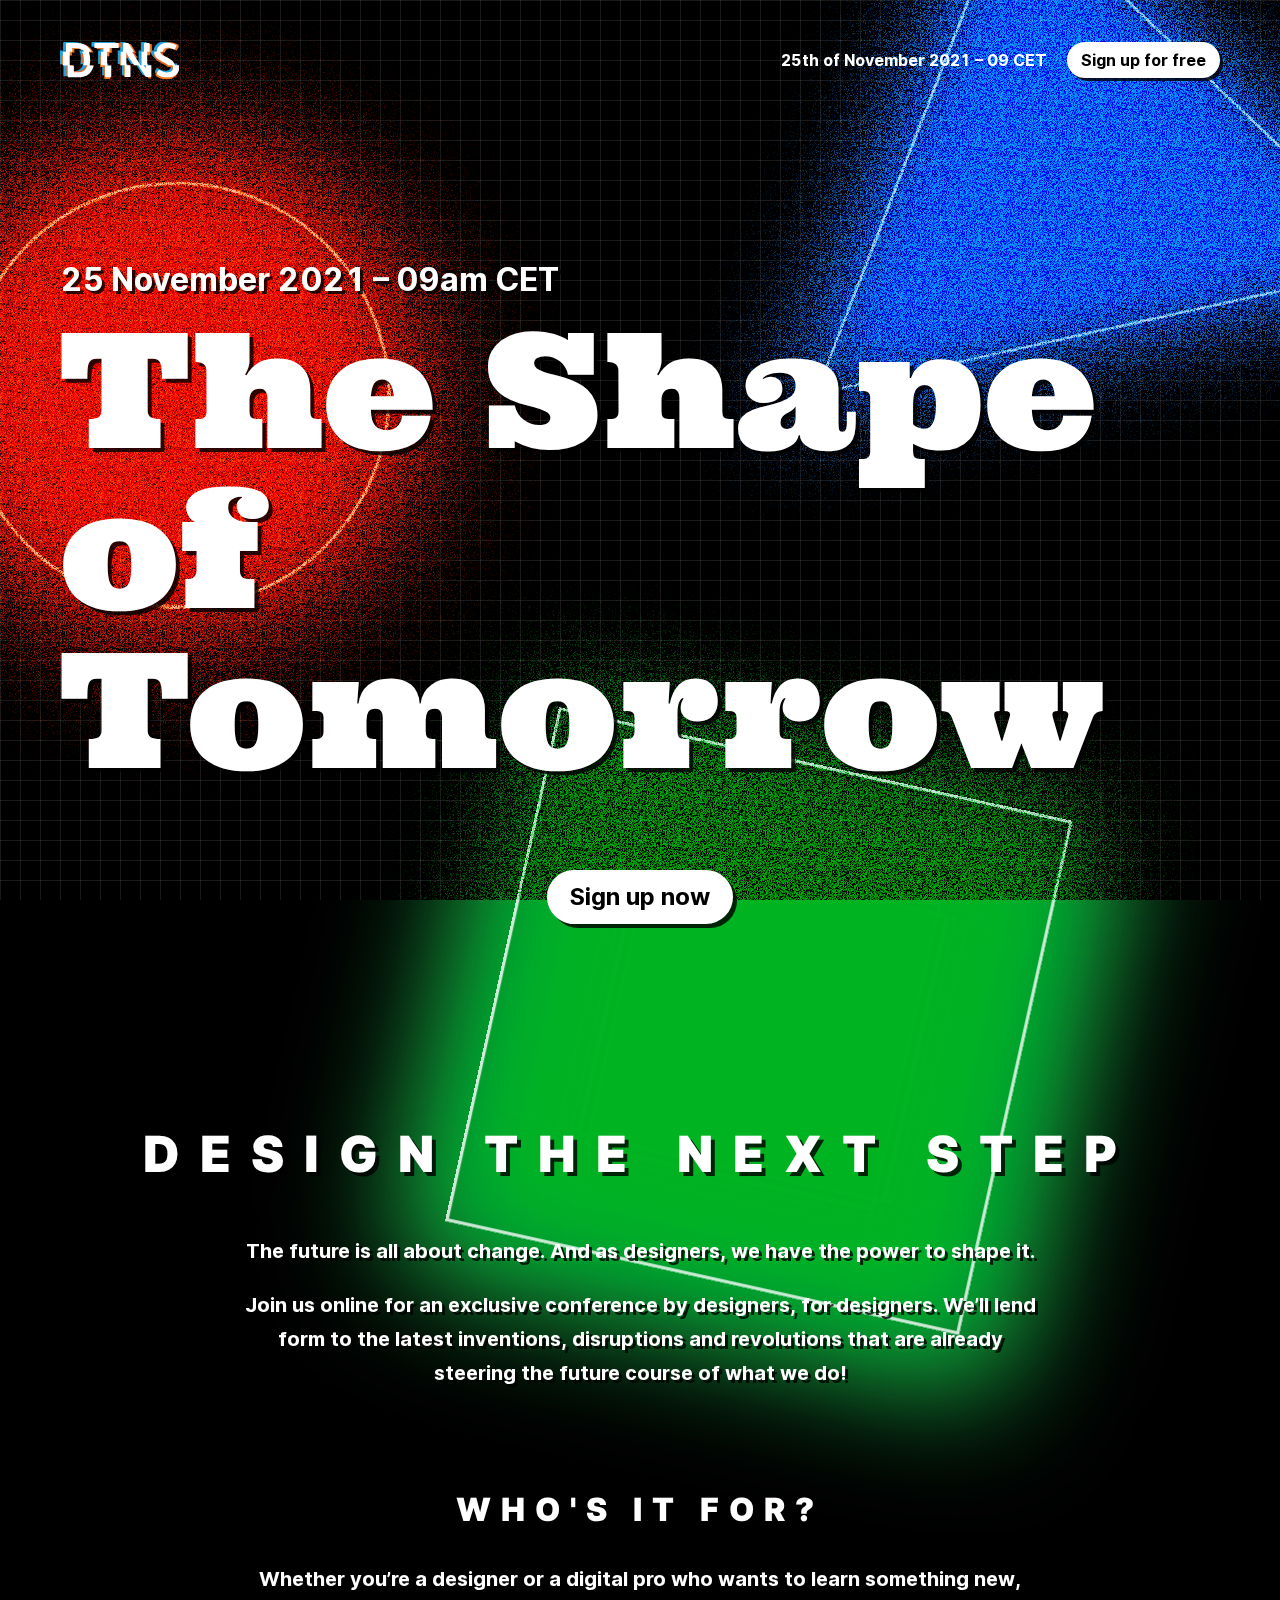
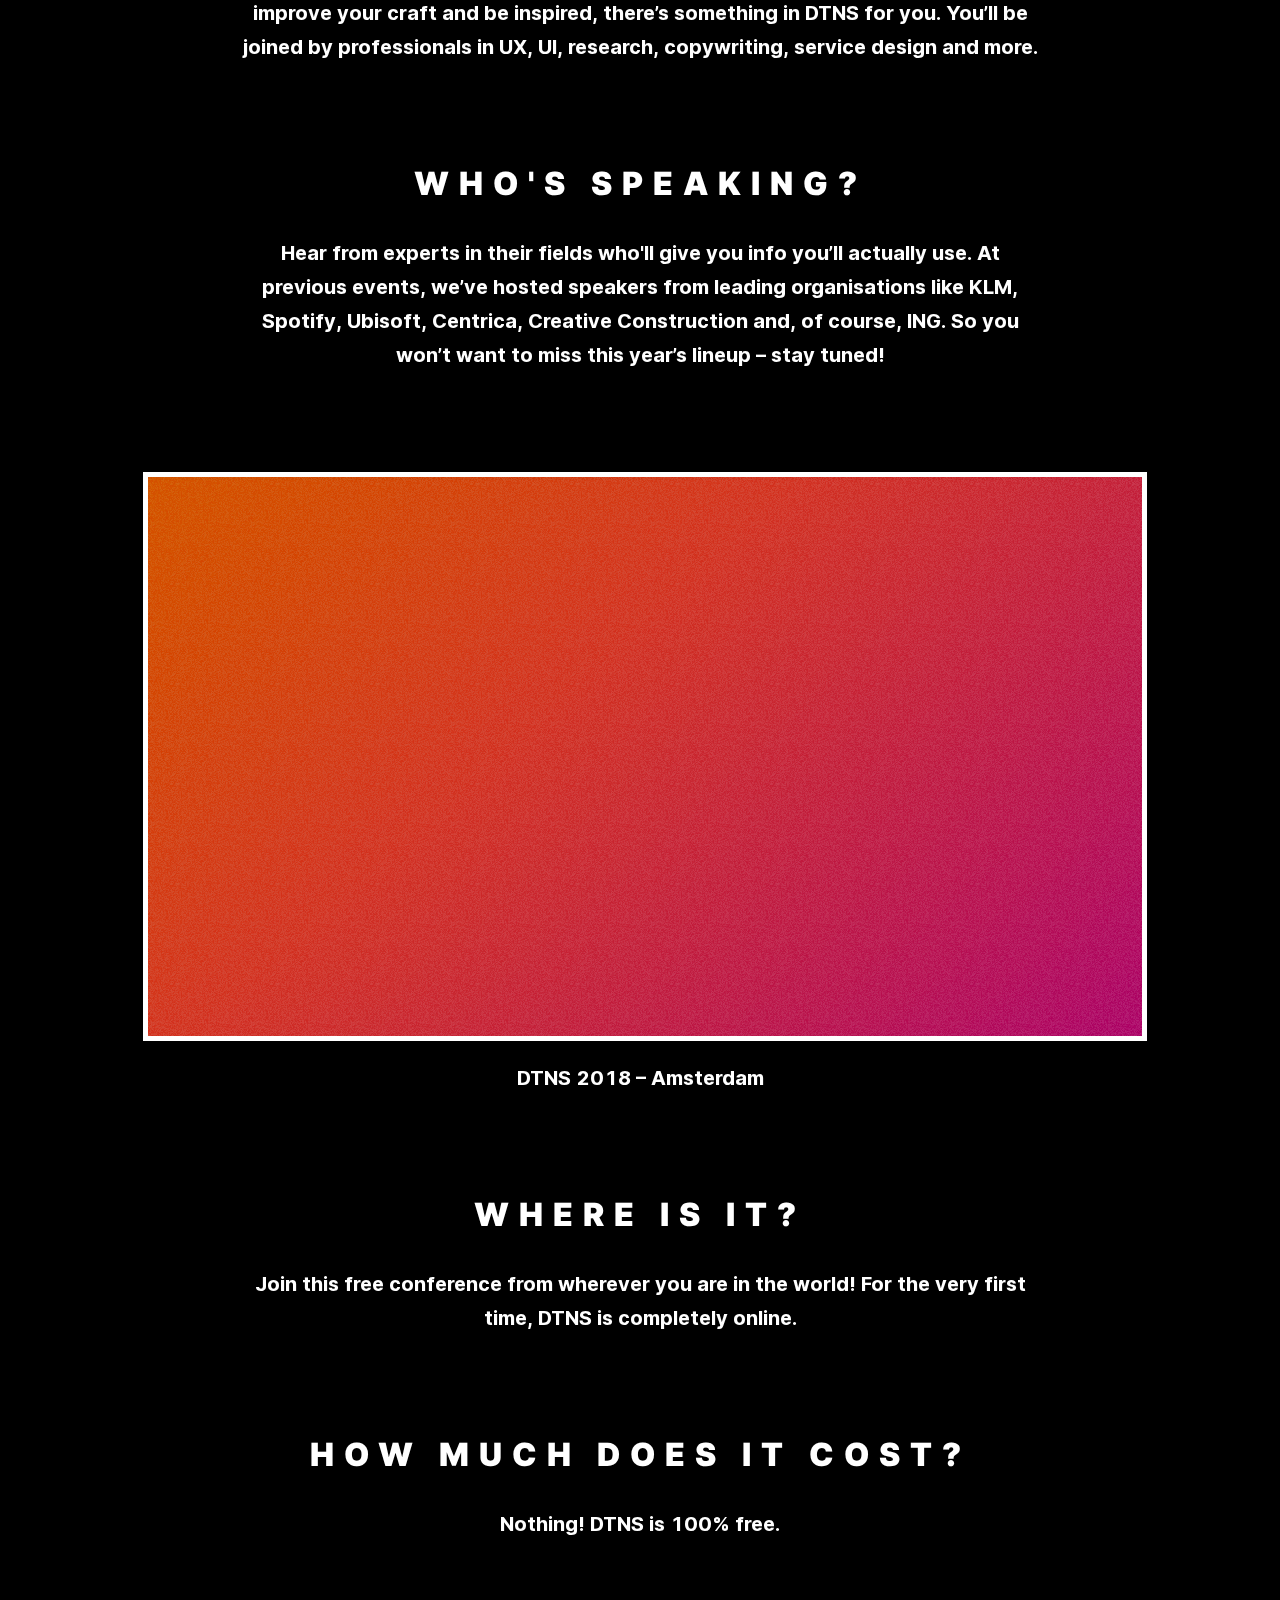
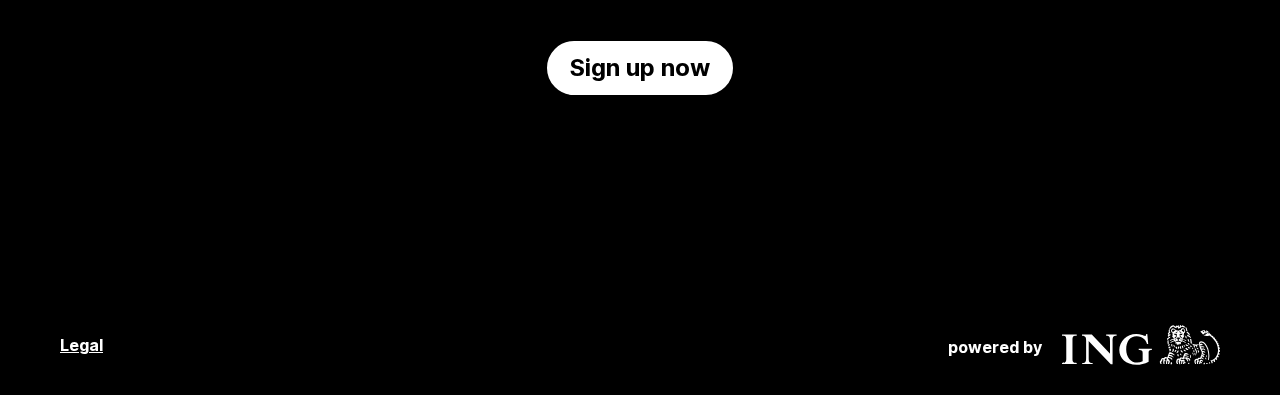
<file: index.html>
<!DOCTYPE html>
<html lang="en">

<head>
  <meta charset="utf-8">
  <title>DTNS | Design The Next Step – 25 November 2021 – Online Design Conference</title>
  <meta content="DTNS | Design The Next Step – 25 November 2021 – Online Design Conference" name="description">
  <meta content="conference, free, online, design, ui, ux, future, tomorrow, ing" name="keywords">
  <meta content="width=device-width, initial-scale=1" name="viewport">
  <meta content="index" name="robots">
  <meta content="DTNS" name="author">

  <!-- CSS -->
  <link href="css/reset.css" rel="stylesheet" type="text/css">
  <link href="css/fonts.css" rel="stylesheet" type="text/css">
  <link href="css/dtns.css" rel="stylesheet" type="text/css">

  <!-- Favicon -->
  <link href="dtns-favicon.png" rel="shortcut icon" type="image/x-icon">

  <!-- Apple Icons -->
  <link rel="apple-touch-icon-precomposed" sizes="72x72" href='images/touch-icon/apple-touch-icon-72x72-precomposed.png' />
  <link rel="apple-touch-icon-precomposed" sizes="76x76" href='images/touch-icon/apple-touch-icon-76x76-precomposed.png' />
  <link rel="apple-touch-icon-precomposed" sizes="114x114" href='images/touch-icon/apple-touch-icon-114x114-precomposed.png' />
  <link rel="apple-touch-icon-precomposed" sizes="120x120" href='images/touch-icon/apple-touch-icon-120x120-precomposed.png' />
  <link rel="apple-touch-icon-precomposed" sizes="144x144" href='images/touch-icon/apple-touch-icon-144x144-precomposed.png' />
  <link rel="apple-touch-icon-precomposed" sizes="152x152" href='images/touch-icon/apple-touch-icon-152x152-precomposed.png' />
  <link rel="apple-touch-icon-precomposed" sizes="180x180" href='apple-touch-icon-180x180-precomposed.png' />

  <!-- Facebook Share-->
  <meta content="Design The Next Step" property="og:title">
  <meta content="DTNS 2021: The Shape of Tomorrow

The future is all about change. During this exclusive one-day online event, we’ll explore how we, as designers, can shape it. Join us as we offer a glimpse at the future of design, how it will impact our daily lives and the skills we’ll need to lead the charge of change." property="og:description">
  <meta content="https://www.designthenextstep.com/images/og/dtns-og.jpg" property="og:image">
  <meta content="https://www.designthenextstep.com/" property="og:url">
  <meta content="website" property="og:type">

  <!-- Preload -->
  <link rel="preload" as="font" href="fonts/Inter-Regular.woff2" type="font/woff2" crossorigin />
  <link rel="preload" as="font" href="fonts/Inter-Bold.woff2" type="font/woff2" crossorigin />
  <link rel="dns-prefetch" href="//s3.amazonaws.com">

</head>

<body>
  <div class="dtns-bg">
    <div class="dtns-bg-elements">
      <div class="dtns-bg-circle-filled"></div>
      <div class="dtns-bg-circle-outline"></div>
      <div class="dtns-bg-triangle-filled">
        <svg height="200" width="300">
          <polygon points="150,0 250,150 50,150" style="fill:#559bd1" />
        </svg>
      </div>
      <div class="dtns-bg-triangle-filled dtns-bg-triangle-support">
        <svg height="200" width="300">
          <polygon points="150,0 250,150 50,150" style="fill:#559bd1" />
        </svg>
      </div>
      <div class="dtns-bg-triangle-outline">
        <svg height="200" width="300">
          <polygon points="150,0 250,150 50,150" style="fill:transparent;stroke:white;stroke-width:1" />
        </svg>
      </div>
      <div class="dtns-bg-square-filled"></div>
      <div class="dtns-bg-square-filled dtns-bg-square-support"></div>
      <div class="dtns-bg-square-outline"></div>
    </div>
    <div class="dtns-bg-noise"></div>
    <div class="dtns-bg-grid"></div>
  </div>

  <div class="app">
    <div class="header header-big" id="header-stage">
      <div class="wrap-outside">
        <div class="wrap-header-top">
          <div class="wrap-a">
            <a href="index.html" class="header-logo">
              <svg viewBox="0 0 120 39">
                <defs>
                  <path id="logo-dtns_svg__a" d="M0 38.093h119.225V.105H0z"></path>
                  <path id="logo-dtns_svg__c" d="M.007.31h23.512v14.202H.007z"></path>
                  <path id="logo-dtns_svg__e" d="M.688.433H25.79v34.925H.688z"></path>
                </defs>
                <g fill="none" fill-rule="evenodd">
                  <g transform="translate(0 .802)">
                    <path
                      d="M84.32 9.202l-.001-.083h2.446V1.505c0-.63-.29-.92-.97-.92h-3.781c-.678 0-.968.29-.968.92v7.616H78.6v5.144c0 2.44.025 5.517.092 8.072h-1.403c-.985-1.69-2.21-3.586-4.07-6.503l-4.174-6.538-.049-.099h2.098l-4.835-7.73c-.435-.637-.775-.883-1.745-.883H61.17c-.68 0-.97.295-.97.931v7.687h-2.445v13.57h4.11v10.431c0 .624.291.911.97.911h3.781c.68 0 .97-.287.97-.911V22.337h-4.11V20.73c0-3.36-.05-8.16-.243-10.847 1.114 2.255 2.618 4.703 5.574 9.312l2.308 3.578 4.53-.028L82.42 33.25c.388.625.727.863 1.696.863h3.346c.678 0 .969-.287.969-.911V22.337h-4.11V9.202z"
                      fill="#20A3DC"></path>
                    <mask id="logo-dtns_svg__b" fill="#fff">
                      <use xlink:href="#logo-dtns_svg__a"></use>
                    </mask>
                    <path fill="#20A3DC" mask="url(#logo-dtns_svg__b)"
                      d="M0 22.941h6.808V9.12H0zm26.732.055c.358-1.716.533-3.563.533-5.524 0-3.224-.509-6.022-1.407-8.353h-6.74c1.186 1.95 1.845 4.83 1.845 8.452 0 2.006-.206 3.833-.624 5.425h6.393zm90.212-.74h-5.553c-.984-3.43-3.945-5.515-8.51-7.755-2.994-1.483-5.807-2.788-5.999-5.337h-6.11c-.004.115-.01.228-.01.345 0 5.664 4.654 7.872 8.775 9.888 1.968.959 3.956 1.92 5.122 3.33h5.88a4.2 4.2 0 01.585 2.173c0 2.975-2.715 4.607-6.206 4.607-2.279 0-4.897-.96-7.126-2.496-.533-.385-1.066-.336-1.406.288l-1.454 2.688c-.291.576-.243 1.105.242 1.488 2.133 1.728 6.108 3.12 10.228 3.12 7.661 0 11.781-4.224 11.781-10.224 0-.822-.081-1.414-.239-2.114">
                    </path>
                    <path
                      d="M9.253 5.48h3.103c4.12 0 6.835 1.104 8.629 3.265.099.119.196.245.289.374h6.849l-.07-.162c-.713-1.62-1.629-2.996-2.705-4.1C22.488 1.88 18.318.585 12.017.585H4.066c-.678 0-.97.287-.97.911V9.12h6.157V5.481zm11.255 22.068c-1.988 1.824-4.945 2.4-7.951 2.4H9.6v-6.963H3.443v10.947c0 .624.29.912.97.912h8.192c5.381 0 9.502-.865 12.412-3.6 2.267-2.12 3.736-4.928 4.474-8.259h-6.406c-.535 1.907-1.389 3.465-2.577 4.563M54.772.584H32.424c-.679 0-.97.289-.97.912v3.12c0 .625.291.912.97.912h8.096v3.593h-2.446v13.571h4.112v10.674c0 .624.29.912.968.912h4.219c.678 0 .969-.288.969-.912v-11.11h-4.11V9.122h2.444V5.528h8.096c.679 0 .97-.287.97-.911V1.496c0-.623-.291-.912-.97-.912m50.026 4.512c2.132 0 3.78.577 5.817 1.68.581.385 1.115.241 1.406-.336l1.356-2.4c.34-.671.243-1.103-.29-1.487-2.182-1.44-4.993-2.448-8.629-2.448-5.566 0-10.297 3.319-10.766 9.014h6.068c.077-2.278 1.86-4.023 5.038-4.023M93.664 9.12h.006c-.002-.014-.004-.027-.006 0m.013 0h-.008c.003.013.006.026.008 0"
                      fill="#20A3DC" mask="url(#logo-dtns_svg__b)"></path>
                  </g>
                  <path
                    d="M107.58 26.503h6.853a8.482 8.482 0 00-.28-.969l.28.098c-.841-3.712-1.223-5.231-5.993-7.571-2.994-1.483-5.765-3.434-5.956-5.983l-3.688-.008v-.001h-.007l-2.404-.005c-.004.115-.063.235-.063.352 0 .179.004.354.014.525h-2.643c-.004.115-.01.229-.01.346 0 5.664 4.654 7.871 8.775 9.887 1.97.96 3.958 1.92 5.123 3.33m-81.292-3.969c.24-1.124.358-2.335.358-3.621 0-2.116-.342-3.95-.945-5.478h-4.519c.797 1.278 1.238 3.167 1.238 5.542 0 1.316-.138 2.513-.418 3.557h4.286z"
                    fill="#E86723"></path>
                  <path fill="#EA7B23"
                    d="M1.759 24.02h4.737v-8.931H1.76zM30.468 7.764c-2.86-2.976-7.03-4.272-13.332-4.272h-7.95c-.679 0-.97.287-.97.911v7.617h-1.05v3.068h4.738v-3.062h2.47V8.388h3.1c4.121 0 6.836 1.103 8.63 3.264.1.119.196.245.29.374h6.848l-.07-.162c-.712-1.62-1.628-2.995-2.704-4.1">
                  </path>
                  <path d="M23.43 28.748c-1.99 1.608-4.945 2.116-7.952 2.116h-2.957v-6.142H6.365v9.656c0 .55.29.805.97.805h8.192c5.38 0 9.502-.763 12.411-3.176 2.267-1.87 3.737-4.085 4.474-7.023l-6.406-.218c-.535 1.683-1.388 3.013-2.577 3.982"
                    fill="#E86723"></path>
                  <path
                    d="M36.574 4.616v3.12c0 .624.29.912.97.912h8.095v3.423h-2.445v3.018h-3.078v11.38h4.112v11.11c0 .624.29.911.969.911h4.218c.679 0 .97-.287.97-.911v-11.11h-4.113V15.856h3.079V12.24h2.445V6.907L37.543 3.704c-.678 0-.969.289-.969.912"
                    fill="#EA7B23"></path>
                  <path d="M61.095 6.175v-3.12c0-.624-.096-.913-.323-.913h-7.439c-.225 0-.321.289-.321.913v3.12c0 .624.096.911.321.911h7.439c.227 0 .323-.287.323-.911" fill="#E86723"></path>
                  <path d="M90.915 3.492h-3.781c-.678 0-.97.29-.97.92v1.865h-.823c-.678 0-.969.291-.969.92v7.614h5.72v-2.785h1.793V4.412c0-.63-.291-.92-.97-.92" fill="#EA7B23"></path>
                  <path
                    d="M59.809 14.768h5.51V4.465c0-.636.29-.93.97-.93h3.345c.97 0 1.309.245 1.745.882l4.834 7.73h-2.161l3.616 5.1h-11.7v6.638c0 .523-.292.765-.971.765h-5.188v-9.882zm28.294 22.764c.181.291.34.404.793.404h1.564c.318 0 .453-.134.453-.426V32.43h-6.102l3.292 5.103z"
                    fill="#E86723"></path>
                  <path
                    d="M63.951 35.545c0 .623.292.911.97.911h3.782c.679 0 .969-.288.969-.911V24.679h-5.72v10.866zm34.86-23.52h6.068c.077-2.276 1.86-4.022 5.038-4.022 2.132 0 3.78.577 5.817 1.68.582.384 1.115.241 1.406-.336l1.357-2.4c.267-.528.264-.908-.01-1.233l.01-.015c.339-.673.243-1.104-.29-1.488-2.182-1.441-4.994-2.448-8.63-2.448-5.565 0-10.297 3.319-10.766 9.014h.178a10.41 10.41 0 00-.178 1.249"
                    fill="#EA7B23"></path>
                  <g transform="translate(95.267 24.383)">
                    <mask id="logo-dtns_svg__d" fill="#fff">
                      <use xlink:href="#logo-dtns_svg__c"></use>
                    </mask>
                    <path
                      d="M23.268.31h-7.043a5.2 5.2 0 01.942 3.042c0 3.426-2.846 5.303-6.504 5.303-2.388 0-5.132-1.104-7.47-2.872-.558-.442-1.118-.387-1.472.331L.196 9.209c-.306.662-.255 1.27.254 1.712 2.235 1.989 6.402 3.59 10.721 3.59 8.028 0 12.348-4.86 12.348-11.766 0-.946-.086-1.628-.25-2.435"
                      fill="#EA7B23" mask="url(#logo-dtns_svg__d)"></path>
                  </g>
                  <path d="M98.784 12.026h.005c-.002-.014-.003-.028-.005 0m.012-1.25h-.007c.003.014.005.028.007 0m-.012 0h.005c-.002-.013-.003-.027-.005 0" fill="#EA7B23"></path>
                  <path
                    d="M85.793 27.809l-2.227-3.061h2.227v3.06zm1.45-3.08v-13.49h2.444V3.541c0-.63-.29-.92-.97-.92h-3.781c-.678 0-.969.29-.969.92v7.615h-2.446v5.145c0 2.552.027 5.805.102 8.427h-1.208c-1.019-1.784-2.283-3.736-4.274-6.858l-4.175-6.54h2.11l-4.895-7.828c-.435-.637-.775-.882-1.745-.882H64.09c-.68 0-.97.295-.97.93v7.687h-2.445V24.81h4.11v10.866c0 .623.292.912.97.912h3.782c.679 0 .97-.289.97-.912V24.729h-4.111v-1.962c0-3.36-.05-8.16-.243-10.848 1.114 2.256 2.618 4.704 5.574 9.312l2.309 3.578h4.267l7.037 10.914c.389.624.728.864 1.697.864h3.345c.679 0 .97-.289.97-.912V24.729h-4.11zM57.692 2.622H35.346c-.678 0-.969.287-.969.911v3.12c0 .624.29.912.97.912h8.095v3.592h-2.445v13.571h4.112v11.11c0 .624.29.911.968.911h4.218c.679 0 .97-.287.97-.911V24.89h-4.112V11.157h2.446V7.565h8.096c.679 0 .97-.288.97-.912v-3.12c0-.624-.291-.911-.97-.911M27.325 24.89c-.534 1.909-1.39 3.465-2.577 4.563-1.987 1.824-4.945 2.401-7.95 2.401H13.84V24.89H9.73V11.157h2.445v-3.64h3.103c4.12 0 6.835 1.104 8.629 3.264.099.12.195.245.29.376h-2.158c1.187 1.906 1.846 4.723 1.846 8.265 0 1.963-.206 3.749-.624 5.306h4.112l-.048.162m2.329-.162c.358-1.677.533-3.485.533-5.402 0-3.154-.51-5.889-1.408-8.17h2.266l-.071-.162c-.712-1.621-1.628-2.996-2.705-4.1-2.86-2.977-7.029-4.273-13.33-4.273H6.988c-.678 0-.97.289-.97.913v7.623H2.92V24.89h4.763v10.947c0 .624.29.912.969.912h8.193c5.382 0 9.502-.863 12.41-3.6 2.27-2.119 3.737-4.927 4.474-8.259h-4.11l.034-.162"
                    fill="#ffffff"></path>
                  <g transform="translate(93.435 1.709)">
                    <mask id="logo-dtns_svg__f" fill="#fff">
                      <use xlink:href="#logo-dtns_svg__e"></use>
                    </mask>
                    <path
                      d="M25.551 23.02h-4.11c-.839-3.72-3.86-5.892-8.633-8.235-2.996-1.483-5.809-2.787-6-5.337h2.437c.076-2.278 1.86-4.024 5.038-4.024 2.134 0 3.782.576 5.818 1.68.583.384 1.116.24 1.406-.336l1.357-2.4c.34-.672.243-1.104-.29-1.488C20.39 1.44 17.58.433 13.943.433 8.38.433 3.647 3.59 3.177 9.285h-.013c-.005.054-.01.108-.013.163H.697c-.004.114-.009.229-.009.345 0 5.664 4.654 7.872 8.775 9.888 1.973.961 3.966 1.923 5.129 3.338h4.24c.56.739.899 1.6.899 2.643 0 2.976-2.715 4.608-6.205 4.608-2.278 0-4.897-.96-7.127-2.496-.533-.384-1.066-.336-1.405.289l-1.455 2.686c-.291.577-.243 1.105.242 1.489 2.133 1.728 6.108 3.12 10.228 3.12 7.661 0 11.781-4.224 11.781-10.224 0-.821-.081-1.415-.239-2.115"
                      fill="#ffffff" mask="url(#logo-dtns_svg__f)"></path>
                  </g>
                </g>
              </svg>
            </a>
          </div>
          <div class="wrap-b">
            <div class="header-navigation">
              <span class="header-date">
                25th of November 2021 – 09 CET
              </span>
              <a class="nav-button" href="https://www.ing-events.nl/designthenextstep/register/" target="_blank" rel="noopener noreferrer">
                <span>Sign up for free</span>
                <div class="marquee" aria-hidden="true">
                  <div class="marquee__inner">
                    <span>Sign up for free</span>
                    <span>Sign up for free</span>
                    <span>Sign up for free</span>
                    <span>Sign up for free</span>
                  </div>
                </div>
              </a>
            </div>
          </div>
        </div>
      </div>
    </div>

    <div class="module-row" id="intro">
      <div class="wrap-outside">
        <div class="dtns-wrap">
          <div class="dtns-intro">
            <h2 class="dtns-date">
              25 November 2021 – 09am CET
            </h2>
            <h1 class="dtns-title">
              <!-- The <br class="mobile-break">
              Shape <br class="mobile-break desktop-break">
              of <br class="mobile-break">
              Tomorrow <br class="mobile-break"> -->
              The Shape <br> of Tomorrow
            </h1>
            <a class="dtns-button button--register" href="https://www.ing-events.nl/designthenextstep/register/" target="_blank" rel="noopener noreferrer">
              <span>Sign up now</span>
              <div class="marquee" aria-hidden="true">
                <div class="marquee__inner">
                  <span>Sign up now</span>
                  <span>Sign up now</span>
                  <span>Sign up now</span>
                  <span>Sign up now</span>
                </div>
              </div>
            </a>
          </div>
          <div class="dtns-content">
            <h2 class="dtns-subtitle">Design the next step</h2>
            <p class="dtns-text">
              The future is all about change. And as designers, we have the power to shape it.
            </p>
            <p class="dtns-text">
              Join us online for an exclusive conference by designers, for designers. We’ll lend form to the latest inventions, disruptions and revolutions that are already steering the future course of what we do!
            </p>

            <h3 class="dtns-subsection">Who's it for?</h3>
            <p class="dtns-text">
              Whether you’re a designer or a digital pro who wants to learn something new, improve your craft and be inspired, there’s something in DTNS for you. You’ll be joined by professionals in UX, UI, research, copywriting, service design and
              more.
            </p>

            <h3 class="dtns-subsection">Who's speaking?</h3>
            <p class="dtns-text">
              Hear from experts in their fields who'll give you info you’ll actually use. At previous events, we’ve hosted speakers from leading organisations like KLM, Spotify, Ubisoft, Centrica, Creative Construction and, of course, ING. So you
              won’t want to miss this year’s lineup – stay tuned!
            </p>

            <!-- <h3 class="dtns-subsection">Take a closer look</h3> -->
            <div class="iframe-responsive">
              <iframe width="560" height="315" style="border:0" src="https://www.youtube-nocookie.com/embed/TG60_rTleZc" title="YouTube video player" frameborder="0"
                allow="accelerometer; autoplay; clipboard-write; encrypted-media; gyroscope; picture-in-picture" allowfullscreen></iframe>
              <div class="dtns-bg-noise iframe-noise"></div>
            </div>
            <p class="dtns-text">
              DTNS 2018 – Amsterdam
            </p>

            <h3 class="dtns-subsection">Where is it?</h3>
            <p class="dtns-text">
              Join this free conference from wherever you are in the world! For the very first time, DTNS is completely online.
            </p>

            <!-- <h3 class="dtns-subsection">Who are the sponsors?</h3>
            <p class="dtns-text">
              To be announced!
            </p> -->

            <h3 class="dtns-subsection">How much does it cost?</h3>
            <p class="dtns-text">
              Nothing! DTNS is 100% free.
            </p>

            <a class="dtns-button button--register" href="https://www.ing-events.nl/designthenextstep/register/" target="_blank" rel="noopener noreferrer">
              <span>Sign up now</span>
              <div class="marquee" aria-hidden="true">
                <div class="marquee__inner">
                  <span>Sign up now</span>
                  <span>Sign up now</span>
                  <span>Sign up now</span>
                  <span>Sign up now</span>
                </div>
              </div>
            </a>
          </div>
        </div>
      </div>
    </div>


    <div class="footer">
      <div class="wrap-outside">
        <div class="wrap-a">
          <div class="content-footer">
            <div class="footer-navigation">
              <a class="footer-navigation-item" href="legal.html">Legal</a>
            </div>
          </div>
        </div>
        <div class="wrap-b">
          <div class="content-footer">
            <span class="powered">
              powered by
            </span>
            <a class="footer-logo">
              <svg viewBox="0 0 158 40" version="1.1" xmlns="http://www.w3.org/2000/svg" xmlns:xlink="http://www.w3.org/1999/xlink">
                <g id="Page-2" stroke="none" stroke-width="1" fill="none" fill-rule="evenodd">
                  <g id="DTNS-2021-Desktop-v2" transform="translate(-1106.000000, -2386.000000)" fill="#FFFFFF" fill-rule="nonzero">
                    <g id="ING_Logo_White" transform="translate(1106.033088, 2386.044912)">
                      <path
                        d="M86.6046781,29.0637663 L86.6046781,36.6370753 C82.4740805,38.7423316 78.5420164,39.7977669 74.615467,39.7977669 C63.767823,39.7977669 57.2548247,33.274279 57.2548247,25.0665861 C57.2548247,16.2245093 64.6943122,8.85888399 74.2018558,8.85888399 C76.2450092,8.85481836 78.2733434,9.21193532 80.1964613,9.91435411 C81.5420765,10.3297914 82.369299,10.857509 83.1910067,10.857509 C83.9134476,10.857509 84.1230107,9.59435513 84.2277922,8.85888399 L85.2590629,8.85888399 L86.1910668,19.0427458 L84.9502331,19.0427458 C84.5246362,17.2117334 83.5971116,15.5413596 82.2755471,14.2259192 C80.1969125,12.1861363 77.3963551,11.0886887 74.5106855,11.183122 C68.0032021,11.183122 64.1814342,16.4490699 64.1814342,24.3423779 C64.1814342,32.1290196 68.8304245,37.4960199 75.0290783,37.4960199 C76.9710065,37.4665436 78.8817895,36.9946423 80.6211022,36.1149717 L80.6211022,28.32833 C80.6211022,25.8020224 80.207491,24.8532535 76.6945529,24.8532535 L76.6945529,23.696766 L89.8198161,23.696766 L89.8198161,24.8532535 C86.5054114,24.8532535 86.6046781,25.9030747 86.6046781,29.0637663 L86.6046781,29.0637663 Z M54.5691091,10.6497903 L54.5691091,9.49891684 L44.1295615,9.49891684 L44.1295615,10.6554044 C48.0561108,10.6554044 47.9513293,12.4406618 47.9513293,16.6511746 L47.9513293,27.0651762 C47.9263452,27.5915138 47.9615081,28.1190242 48.0561108,28.637101 L29.7634646,9.49891684 L19.9581209,9.49891684 L19.9581209,10.6554044 C24.0887184,10.6554044 24.0887184,13.2827643 24.0887184,15.7080197 L24.0887184,31.9044589 C24.0887184,36.0083053 24.0887184,37.9002291 20.1676839,37.9002291 L20.1676839,39.0567166 L30.6017167,39.0567166 L30.6017167,37.9002291 C26.6751673,37.9002291 26.6751673,36.3226903 26.6751673,31.9044589 L26.6751673,17.6953817 C26.6925192,17.0983071 26.6574527,16.5008479 26.5703858,15.9101243 L48.7840666,39.2532072 L50.5377783,39.2532072 L50.5377783,16.6455605 C50.5377783,12.3059254 50.7418265,10.6497903 54.5691091,10.6497903 L54.5691091,10.6497903 Z M14.6804415,39.0567166 L14.6804415,37.9002291 C11.989211,37.9002291 10.4395476,37.6925105 10.4395476,34.0097153 L10.4395476,14.5515322 C10.4395476,10.7620707 11.6803813,10.6610184 14.6804415,10.6610184 L14.6804415,9.49891684 L0,9.49891684 L0,10.6554044 C2.89527865,10.6554044 4.24089388,10.7564567 4.24089388,14.5459182 L4.24089388,34.0097153 C4.24089388,37.6925105 2.48166742,37.9002291 0,37.9002291 L0,39.0567166 L14.6804415,39.0567166 Z M157.889196,25.3192169 C157.699569,25.1308701 157.448037,25.0208461 157.183299,25.0104459 C157.132203,24.6379854 157.132203,24.260103 157.183299,23.8876425 C157.387348,23.8876425 157.789929,23.9943089 157.789929,23.8876425 C157.793682,23.3643401 157.726881,22.8429882 157.591396,22.3381738 C157.325637,22.2187387 157.053084,22.1156301 156.775203,22.0294029 C156.769119,21.7428446 156.701348,21.4611348 156.57667,21.2041424 C156.804925,21.1226072 157.046425,21.0863976 157.288081,21.0974761 C157.288081,21.0974761 157.078518,20.1711633 156.979251,19.755726 C156.751503,19.672435 156.509286,19.6380293 156.26784,19.6546737 C156.146532,19.4225667 156.045054,19.1802716 155.964525,18.9304655 C156.163058,18.8237992 156.372621,18.8237992 156.57667,18.7227469 C156.448025,18.3582884 156.275769,18.0113496 156.063792,17.6897677 L155.35238,17.6897677 C155.242044,17.4994152 155.174259,17.2866537 155.153847,17.0666118 C155.253114,16.9655595 155.457162,16.8588932 155.556429,16.7578409 C155.448624,16.448295 155.275433,16.1665887 155.049065,15.9325804 C154.850532,15.9325804 154.640969,16.0336327 154.442436,15.9325804 C154.343169,15.9325804 154.039854,15.5171431 154.139121,15.5171431 C154.238387,15.3094245 154.442436,15.2083722 154.541702,15.1073199 C154.238387,14.6918826 154.139121,14.3831117 153.830291,14.175393 C153.62483,14.1588613 153.418507,14.1935459 153.229176,14.2764454 C153.133397,14.1329231 153.028385,13.9960158 152.914831,13.8666221 C152.617031,13.8666221 153.124395,13.3501325 153.124395,13.3501325 C152.812811,12.950038 152.471744,12.5746845 152.104153,12.2273291 C151.90562,12.2273291 151.701572,12.4350478 151.602305,12.4350478 C151.602305,12.4350478 151.194209,12.1262768 151.194209,12.0196105 C151.194209,11.8118919 151.602305,11.7108396 151.602305,11.7108396 C151.238668,11.2891989 150.827773,10.9123642 150.378016,10.5880362 C150.223772,10.6701829 150.049518,10.7052708 149.876168,10.6890885 C149.662752,10.485357 149.423487,10.3116488 149.164756,10.1725989 C149.164756,10.1725989 149.468071,9.96488026 149.468071,9.86382795 C149.081858,9.61541585 148.713294,9.33964806 148.365108,9.03856745 C148.021093,8.84608013 147.738001,8.55789548 147.548915,8.20769292 C146.843019,7.08488951 145.927559,5.4006844 143.688544,5.10875551 C143.688544,5.10875551 144.195907,5.83296371 144.499222,6.34945328 C144.499222,6.4561196 144.499222,6.4561196 144.091125,6.4561196 L143.379714,6.4561196 C143.231422,6.25699722 143.09514,6.04889598 142.971617,5.83296371 C142.85351,5.55844317 142.68075,5.31184607 142.464254,5.10875551 C142.056158,4.79998458 140.026705,5.93963004 138.300568,6.34945328 C138.708664,6.86594285 139.111246,7.17471379 139.216027,7.38243242 C139.838645,8.04657779 140.4154,8.75375957 140.942165,9.49891684 C141.056748,9.37187276 141.193186,9.26722824 141.344747,9.19014591 C142.668302,8.98242728 142.668302,8.66804232 142.668302,8.66804232 C142.668302,8.66804232 141.648061,7.84278182 142.359473,7.84278182 C142.359473,7.84278182 142.872351,7.94944814 143.070884,7.74172951 C143.53214,7.58175087 144.032451,7.58175087 144.493707,7.74172951 C144.825761,8.06032516 145.131915,8.40578144 145.409166,8.77470865 C145.205118,8.77470865 145.006585,8.66804232 144.797022,8.66804232 C144.220053,8.59662444 143.63513,8.63276959 143.070884,8.77470865 C143.435708,9.09086817 143.775037,9.43630177 144.08561,9.80768778 C143.817827,9.75537579 143.542715,9.75537579 143.274932,9.80768778 C143.011306,9.90130966 142.740006,9.97082426 142.464254,10.0154064 C142.155425,10.1164587 141.857624,10.0154064 141.648061,10.1164587 C142.644058,10.5910038 143.706343,10.9053844 144.797022,11.0483855 C145.497611,11.06995 146.19374,10.9278355 146.831989,10.6329483 C146.931256,10.531896 147.135304,10.4252297 147.234571,10.531896 C147.540249,10.578835 147.823775,10.7221663 148.045249,10.9417192 C150.686846,12.5978543 153.626243,16.5220522 154.541702,18.5880104 C155.451695,20.5165827 155.937267,22.6240912 155.964525,24.7634292 C156.039914,27.6203042 155.104382,30.4096443 153.328443,32.6230531 C152.078381,34.1397514 150.299152,35.1037306 148.365108,35.3121672 C148.966223,36.0307614 149.275053,37.1760209 149.578368,38.197772 C149.956689,38.1423853 150.327036,38.040593 150.681331,37.8946151 C150.681331,37.0581265 150.173968,36.1374277 150.173968,35.9353231 C150.502795,35.7062986 150.881254,35.5618236 151.276931,35.5142718 C151.511965,36.0472529 151.782834,36.5630954 152.087609,37.0581265 C152.465175,36.8814931 152.810242,36.6403484 153.10785,36.3451464 C153.018096,35.7386364 152.847397,35.1474452 152.600487,34.587959 C152.958213,34.422006 153.326739,34.2813229 153.70345,34.1669078 C153.907498,34.4812927 154.414862,34.7900636 154.514128,35.1044486 C154.808227,34.8003951 155.048859,34.4471951 155.22554,34.0602414 C155.021491,33.6560322 154.718176,33.3416472 154.514128,32.937438 L155.324806,32.0055112 C155.324806,32.0055112 155.837684,32.4209485 156.036218,32.6286671 C156.372126,32.2434646 156.615649,31.7841697 156.747629,31.286917 C156.240266,30.7648134 156.036218,30.7648134 155.936951,30.4616565 C156.135484,30.1528856 156.240266,29.7318343 156.449829,29.4230633 C156.695155,29.5409403 156.931158,29.6779567 157.155725,29.8328866 C157.385343,29.3846441 157.524123,28.893995 157.563822,28.3900842 C157.359774,28.1823656 157.050944,28.0813133 156.846896,27.8792087 C156.951677,27.3571051 157.050944,26.8406155 157.050944,26.8406155 C157.28589,26.8887056 157.523451,26.92245 157.762355,26.9416678 C157.846786,26.405125 157.889196,25.8626004 157.889196,25.3192169 L157.889196,25.3192169 Z M125.412442,6.41120747 C125.511708,6.09682251 125.30766,5.78805158 125.30766,5.47928064 C125.046966,4.73882785 124.844125,3.9785718 124.70103,3.20560373 L124.70103,2.79016647 C124.292934,2.58806186 123.884838,2.48139554 123.377474,2.2736769 C123.374482,2.59612789 123.444293,2.91496933 123.581523,3.20560373 C123.832189,3.76410127 124.004823,4.35556926 124.094401,4.96279107 C124.1133,5.28195113 124.180259,5.59626039 124.292934,5.8947179 C124.650792,6.09938632 125.025355,6.27219229 125.412442,6.41120747 L125.412442,6.41120747 Z M127.849991,10.3410194 C127.832067,9.68804597 127.655883,9.0497047 127.337113,8.48277976 C127.337113,8.38172745 127.237846,8.27506113 127.033798,8.1683948 C126.730483,7.85962387 126.427168,7.55085293 126.327901,7.55085293 C126.019071,7.24208199 125.820538,6.93331105 125.511708,6.6189261 C125.208393,6.6189261 125.004345,6.93331105 124.800297,7.03436336 C124.70103,7.24208199 124.292934,7.44418661 124.496982,7.55085293 C124.596249,7.75857156 124.800297,7.75857156 125.004345,7.85962387 C125.225231,8.05552694 125.463374,8.23029988 125.715757,8.38172745 C126.055552,8.85196481 126.423927,9.30009088 126.81872,9.72347753 C127.022768,9.82452983 127.12755,9.92558214 127.226816,9.92558214 C127.455148,10.0266 127.665665,10.1650441 127.849991,10.3354054 L127.849991,10.3410194 Z M128.864717,13.0301336 C129.06325,13.0301336 128.864717,12.7157486 128.864717,12.6146963 C128.45662,11.9915404 128.153305,10.857509 128.048524,10.857509 C127.745209,10.7508426 127.541161,10.857509 127.138579,10.6497903 C126.823434,10.4039734 126.481005,10.196705 126.118338,10.0322485 C126.019071,10.0322485 125.715757,9.92558214 125.30766,9.82452983 L124.800297,9.82452983 C124.944606,10.1020778 125.10865,10.3685177 125.291116,10.6217203 C125.282628,10.8346273 125.318332,11.0469638 125.395897,11.2448761 C125.943724,11.3898913 126.484743,11.5603616 127.017253,11.7557517 C127.221301,11.7557517 127.932713,12.5866262 128.03198,12.6876785 C128.351839,12.9178532 128.660669,13.1255719 128.864717,13.0245196 L128.864717,13.0301336 Z M144.697755,31.2139348 C144.697755,31.1128825 144.697755,30.287622 144.493707,30.287622 C144.39444,30.1865697 144.295173,29.8665707 144.190392,29.7655184 C144.138047,30.0380248 144.138047,30.3182725 144.190392,30.5907789 C144.190392,30.7984975 143.782295,31.0062162 143.887077,31.1128825 C144.190392,31.2139348 144.39444,31.938143 144.598488,32.1458616 C144.896288,32.5500708 144.797022,31.3935833 144.697755,31.2083208 L144.697755,31.2139348 Z M123.278208,1.86385366 C122.352114,1.21192969 121.363605,0.65705928 120.327781,0.207718631 C119.721151,0.724208199 119.313055,1.13964546 119.00974,1.13964546 C118.706425,1.13964546 118.904958,0.516489568 118.904958,0.106666324 C118.630564,0.12283413 118.355619,0.0866577078 118.09428,0 C117.895747,0.724208199 117.790965,1.68420511 117.283602,1.86385366 C117.159146,1.93473683 117.018039,1.96967765 116.875506,1.96490597 L116.875506,1.13964546 C116.875506,1.03297914 117.283602,0.308770938 117.184335,0.207718631 C116.811371,0.289867881 116.443155,0.392948882 116.081372,0.516489568 C115.833858,0.69678131 115.560385,0.836924359 115.270694,0.93192683 C115.138317,0.88319774 115.001661,0.847479416 114.862598,0.825260506 C114.559283,0.623155892 114.355235,0.623155892 114.05192,0.415437262 C113.643823,1.65613503 113.544557,1.96490597 113.544557,1.75718734 C112.84977,1.31073702 112.202843,0.791412692 111.614371,0.207718631 C110.29633,0.415437262 110.29633,0.623155892 109.176822,1.03297914 C108.654543,1.50184232 108.179735,2.02280613 107.759514,2.58806186 C107.555466,2.9978851 107.351418,3.20560373 107.147369,3.621041 L108.162096,4.03086424 C108.425411,3.70601162 108.663278,3.36062505 108.873507,2.9978851 C109.697905,2.5553862 110.480622,2.03671662 111.211789,1.4484164 C111.77937,1.92115968 112.390707,2.33667572 113.037193,2.68911417 C113.422566,2.94323931 113.832873,3.15584584 114.261483,3.32349809 C114.545183,2.91930038 114.751028,2.46401001 114.868113,1.98174802 C115.190537,2.13238916 115.532096,2.23632215 115.882839,2.29051896 C115.865377,2.70694741 115.900593,3.12393301 115.98762,3.53121672 C115.98762,3.73893535 116.186154,3.63788305 116.59425,3.43016442 C117.206395,3.22244579 117.813025,3.12139348 118.116339,3.01472715 C118.827751,2.60490391 119.219303,1.77402939 119.842477,1.77402939 C120.428383,1.79867724 120.998172,1.97655581 121.496922,2.29051896 C121.753382,2.40676469 122.02764,2.47703744 122.3076,2.49823759 C122.671578,2.48139554 122.974893,2.06595827 123.278208,1.86385366 L123.278208,1.86385366 Z M136.673697,20.0476549 C136.691715,19.691305 136.542274,19.3474521 136.271115,19.1213421 C135.41789,19.3931066 134.529048,19.531292 133.635033,19.5311653 C132.439693,19.5093336 131.262705,19.2279765 130.182758,18.7059048 C130.126057,18.9077058 130.126057,19.1216457 130.182758,19.3234467 C130.789388,19.8399362 130.789388,19.5311653 131.285721,20.0476549 C131.545942,20.4451941 131.685912,20.9116977 131.688303,21.389405 C131.793084,21.8048422 132.002647,21.9115085 132.201181,22.5122084 C132.452832,22.387632 132.738115,22.352071 133.011859,22.4111561 C132.96475,22.0239003 132.862576,21.6456756 132.708544,21.2883526 C132.603762,21.080634 132.300447,20.4630921 132.201181,20.2553735 C132.300447,20.2553735 132.603762,20.6651968 133.11664,20.6651968 C133.215907,20.6651968 133.519222,20.7718631 133.72327,20.6651968 C133.72327,20.6651968 134.026585,20.8729154 134.026585,21.080634 C134.168334,21.3404073 134.270599,21.6205448 134.3299,21.9115085 C134.533948,21.9115085 134.63873,21.9115085 134.737996,21.8048422 C134.946704,21.81444 135.155108,21.7800368 135.350141,21.7037899 C135.238199,21.513751 135.168548,21.3010385 135.146093,21.080634 C135.041311,20.8729154 134.837263,20.3620398 134.837263,20.3620398 L136.673697,20.0476549 Z M129.97871,18.5992385 C129.97871,18.5992385 129.774662,17.3585407 129.576128,15.9157383 C129.366565,14.6750406 129.267298,14.2315332 128.963983,13.7487277 C128.807809,13.8310334 128.63175,13.8660992 128.45662,13.8497801 C128.283571,13.9064435 128.114127,13.9739404 127.949257,14.0518847 C128.240806,15.066549 128.443804,16.1054312 128.555887,17.1564361 C128.506299,17.4631438 128.506299,17.7760412 128.555887,18.0827489 L129.97871,18.5992385 Z M147.350382,30.5851649 C147.350382,25.3192169 145.524977,20.8729154 143.291477,18.3971339 C141.973436,17.0497698 140.534068,16.2245093 139.12779,16.2245093 C138.046281,16.1708409 137.111919,16.986481 136.999071,18.0827489 C136.999071,21.8048422 138.416379,24.1795714 139.337353,26.2455297 C139.606854,26.6783003 139.746741,27.1815894 139.739935,27.6939461 C139.839202,29.0413102 138.725209,31.5170917 138.013797,32.8644558 C137.696525,32.7142726 137.348709,32.6430733 136.999071,32.6567372 C136.214454,32.656026 135.537254,33.2164416 135.377715,33.9984872 C135.068885,33.9984872 134.864837,33.7907686 134.561522,33.7907686 C133.343223,33.7907686 132.355596,34.796161 132.355596,36.0363754 C132.330527,37.0976001 132.614515,38.1426443 133.171788,39.0398746 L134.114822,39.0398746 C134.015555,38.7198756 133.71224,37.1816349 133.612974,36.7549696 C133.507749,36.2685413 133.660508,35.7615462 134.015555,35.4188336 C134.423652,34.7956777 135.438378,35.0033963 135.438378,35.0033963 C135.021711,35.6553771 134.77673,36.4054736 134.726967,37.1816349 C134.801816,37.8244591 134.974862,38.4514326 135.239845,39.0398746 L136.050523,39.0398746 C136.15354,38.4833703 136.15354,37.9121737 136.050523,37.3556694 C136.033495,37.0415958 136.067026,36.7268009 136.149789,36.4237426 C136.149789,36.216024 136.651638,36.8335659 136.651638,36.8335659 C136.866885,36.569837 137.007914,36.2516641 137.059734,35.9128671 C137.059734,35.5928681 136.453104,35.6995344 136.348323,35.3907635 C136.3349,35.0348362 136.404842,34.6807641 136.552371,34.3577843 C136.941599,34.0930275 137.411323,33.9794615 137.875927,34.0377854 C138.179242,34.0377854 138.278509,34.1444517 138.686605,34.1444517 C138.98992,34.1444517 139.089187,33.5325238 139.089187,33.2181389 C139.235095,33.3575714 139.407866,33.4646281 139.59655,33.5325238 C139.899865,33.6335761 140.004646,33.6335761 140.307961,33.7346284 C140.760298,33.9341601 141.173261,34.2156897 141.526735,34.565503 L141.526735,34.4588366 C141.421954,34.0377854 141.626002,33.5325238 141.322687,33.3360332 C141.038035,33.10466 140.73349,32.8998567 140.412743,32.7241054 C140.208694,32.5107727 139.899865,32.5107727 139.800598,32.3030541 C139.701331,32.2020018 139.701331,32.1009495 139.701331,31.8932308 C139.701331,31.6855122 139.800598,31.3767413 139.899865,31.3767413 C140.109428,31.275689 140.208694,31.3767413 140.611276,31.5788459 C140.991154,31.8003875 141.359317,32.0421245 141.714239,32.3030541 C141.714239,32.3030541 141.819021,32.5107727 141.819021,32.4097204 C142.221602,32.2020018 142.221602,32.1009495 142.221602,31.4777936 C141.819021,30.961304 142.221602,30.8602517 141.609458,30.4504285 C141.161356,30.3402409 140.72102,30.1995746 140.291417,30.0293772 C140.353572,29.7746862 140.456015,29.5319849 140.594731,29.310783 C140.657035,29.2506537 140.744986,29.226683 140.828468,29.247079 C140.91195,29.267475 140.979633,29.32947 141.008343,29.4118353 C141.511851,29.7068465 142.059624,29.9154823 142.629699,30.0293772 C142.752928,29.7932299 142.71286,29.5031741 142.530432,29.310783 C142.343051,29.0220002 142.101245,28.7739363 141.819021,28.5809608 C141.507788,28.5000291 141.202002,28.398767 140.903561,28.2778039 C140.876386,27.9245738 140.807885,27.5759092 140.699513,27.2392107 C140.699513,27.0371061 140.903561,27.1381584 141.107609,27.1381584 C141.510191,27.0371061 143.236329,27.654648 143.236329,27.654648 C143.262796,27.3150797 143.153419,26.979023 142.933014,26.7227211 C142.680904,26.4451418 142.366926,26.2333415 142.017554,26.1051793 C141.306143,25.8974606 140.699513,26.004127 140.19215,25.689742 C139.912982,25.4635779 139.715194,25.1497154 139.629639,24.7971133 C139.988018,24.6850347 140.358325,24.6171805 140.732602,24.5950087 C141.207114,24.5275846 141.690296,24.5639488 142.14991,24.701675 C142.353958,24.7971133 143.065369,25.4258832 143.374199,25.4258832 C143.280815,25.0369533 143.143887,24.66022 142.966103,24.3030798 C142.662788,24.3030798 142.14991,23.6855379 141.951376,23.5788716 C141.382766,23.28986 140.722016,23.2532817 140.125972,23.4778193 C139.822834,23.5283127 139.51365,23.5283127 139.210513,23.4778193 C139.105731,23.2701007 139.414561,22.9613297 139.315294,22.7536111 C139.315294,22.6469448 138.907198,22.5458925 138.907198,22.3381738 C139.647056,22.2345833 140.39473,22.2007556 141.140698,22.2371215 C141.456003,22.4490462 141.794743,22.622405 142.14991,22.7536111 C142.263975,22.3056614 142.229068,21.8318653 142.050643,21.406247 C141.54328,21.3051947 141.041432,21.406247 140.62782,21.3051947 C140.261788,21.2554699 139.890889,21.2554699 139.524857,21.3051947 C139.221542,21.3051947 138.918227,21.2041424 138.609398,21.2041424 C138.419623,20.9310567 138.314032,20.6066282 138.306083,20.2722156 C138.306083,20.2722156 140.848413,20.1711633 141.063491,20.0644969 C140.901789,19.9552558 140.761521,19.8162718 140.64988,19.6546737 C140.247298,18.9304655 139.938468,18.8237992 139.43662,18.8237992 C139.12779,18.8237992 138.416379,19.1381841 138.013797,19.0315178 C138.013797,18.2062573 138.416379,17.4820491 139.028524,17.4820491 C140.364505,17.5083093 141.623753,18.1226379 142.480799,19.1662542 C145.023129,21.8497543 146.34117,26.9135977 146.34117,30.5346387 C146.327304,32.0236265 146.192652,33.5089046 145.938589,34.9753262 C146.200549,35.0588256 146.475255,35.0930682 146.749267,35.0763785 C147.122527,33.6085985 147.324295,32.1010982 147.350382,30.5851649 L147.350382,30.5851649 Z M124.800297,13.4287288 C124.800297,13.4287288 124.496982,12.0869787 124.292934,11.4638228 C124.186582,11.1235239 124.014035,10.8084972 123.785571,10.53751 C123.679249,10.6505769 123.608241,10.7931934 123.581523,10.9473332 C123.377474,11.2617182 123.074159,11.4638228 123.278208,11.7725937 C123.304946,12.1791112 123.446679,12.569065 123.686304,12.8953972 C123.989619,13.2266242 124.397715,13.1255719 124.800297,13.4287288 L124.800297,13.4287288 Z M136.271115,23.5339595 C136.171849,23.2251885 135.863019,23.1185222 135.664486,22.9164176 C135.158521,22.7160273 134.641002,22.5472925 134.114822,22.4111561 C133.916289,22.5122084 134.6277,22.9276456 134.726967,23.1297502 C135.135063,23.5451875 136.149789,24.4715003 136.149789,24.4715003 L136.271115,23.5339595 Z M127.337113,16.9206474 C127.318254,16.6359522 127.251083,16.3567359 127.138579,16.0953869 C127.032771,15.7104433 126.896286,15.3349297 126.730483,14.9725835 C126.753776,14.7265935 126.719767,14.4784783 126.631216,14.2483753 C126.520297,14.2631694 126.408766,14.2260117 126.327901,14.147323 C126.085968,14.1368582 125.845731,14.1011151 125.610975,14.0406566 C125.610975,14.3550416 125.715757,14.8715312 125.715757,15.16346 C125.841656,15.5564415 126.011916,15.9332279 126.22312,16.2862635 C126.303158,16.4719425 126.448818,16.6202226 126.631216,16.7017007 C126.945561,16.7409988 127.138579,16.9487175 127.337113,16.9487175 L127.337113,16.9206474 Z M144.295173,33.5605939 C144.295173,33.4595416 143.980829,33.246209 143.887077,33.246209 C143.863665,33.027777 143.794053,32.8170993 143.683029,32.6286671 C143.47898,32.5220008 143.47898,32.4209485 143.274932,32.4209485 C143.279067,32.5659869 143.244779,32.7094847 143.175666,32.8363857 C143.175666,33.0384903 142.971617,33.1451566 143.070884,33.3472613 C143.170151,33.5493659 143.274932,33.5605939 143.47898,33.6616462 C143.578247,33.7626985 143.887077,34.593573 143.980829,34.6946254 C144.08561,34.6216431 144.08561,33.9984872 144.295173,33.588664 L144.295173,33.5605939 Z M137.081793,26.660967 C137.122909,26.2750566 137.053985,25.8852566 136.88326,25.5381636 C136.57443,25.5381636 136.370382,25.3304449 136.171849,25.3304449 C135.973315,25.3304449 135.863019,24.8083413 135.559704,24.9150077 C135.664486,25.1227263 135.863019,26.1557054 135.9678,26.3634241 C136.282714,26.8201 136.459118,27.3607823 136.475164,27.9185068 C136.798441,27.5719857 137.010085,27.1332485 137.081793,26.660967 L137.081793,26.660967 Z M148.144515,38.540227 C148.354078,38.4391747 148.144515,38.2314561 148.144515,38.1304038 C148.045249,38.1304038 147.642667,37.209705 147.333837,36.7830397 C147.333837,36.7830397 147.234571,37.0918106 147.135304,37.3107573 C146.966879,37.6287604 146.863686,37.9782869 146.831989,38.3381224 C147.135304,38.540227 147.234571,38.4391747 147.642667,38.4391747 C147.811813,38.4624389 147.979407,38.4961856 148.144515,38.540227 Z M130.182758,21.4960713 C129.672913,21.2083084 129.19734,20.8616959 128.76545,20.4630921 C128.45662,20.4630921 128.45662,20.4630921 128.153305,20.7718631 C127.949257,20.7718631 127.849991,20.8729154 127.745209,21.080634 C128.048524,21.2883526 128.153305,21.389405 128.45662,21.6027376 C128.555887,21.7037899 128.660669,21.7037899 128.963983,21.6027376 L129.774662,21.6027376 C129.97871,21.6027376 130.182758,21.7037899 130.182758,21.4960713 L130.182758,21.4960713 Z M127.745209,19.6378316 C127.949257,19.3234467 127.541161,19.3234467 127.441894,19.2223944 C127.328951,18.9682482 127.192292,18.7257321 127.033798,18.4981862 C126.956526,18.3126325 126.854457,18.1388282 126.730483,17.9816966 C126.631216,17.8806443 126.22312,17.9816966 126.019071,17.9816966 C125.844005,17.9666107 125.668281,18.0016101 125.511708,18.0827489 C125.715757,18.2904675 125.919805,19.0146757 126.019071,19.0146757 C126.118338,19.2223944 126.118338,19.3234467 126.327901,19.430113 C126.8063,19.4472714 127.281485,19.5169138 127.745209,19.6378316 L127.745209,19.6378316 Z M135.157122,27.3851752 C135.163958,27.0779202 135.053219,26.7799883 134.848293,26.5543006 C134.744998,26.2550011 134.678318,25.9438868 134.649759,25.6279878 C134.544978,25.4258832 134.136881,24.7971133 133.938348,24.5051844 C133.7343,24.3030798 133.7343,23.7865902 133.635033,23.4778193 L132.416259,23.6855379 C133.000896,24.4387157 133.478049,25.2722163 133.833566,26.1613194 C133.938348,26.4700904 134.848293,29.5746418 134.848293,29.5746418 C135.157122,29.4679755 134.749026,27.9241208 134.848293,27.8174545 C134.953074,27.5928938 134.953074,27.4918415 135.157122,27.3851752 L135.157122,27.3851752 Z M131.197484,23.7697482 C131.197484,22.8378214 130.987921,22.8378214 130.590854,22.4279981 C130.435752,22.7455932 130.264562,23.05478 130.077976,23.3543109 C130.326867,23.6133294 130.50384,23.9348986 130.590854,24.2862377 C130.780323,24.0991345 130.983082,23.9265035 131.197484,23.7697482 L131.197484,23.7697482 Z M145.6077,38.3661925 C145.629416,38.2012181 145.550957,38.0392592 145.409166,37.9563693 L144.896288,37.9563693 C144.697755,37.8497029 144.598488,37.8497029 144.493707,37.9563693 C144.190392,38.2595262 144.190392,38.7760157 143.980829,39.0791727 L145.205118,39.0791727 C145.409166,38.860226 145.6077,38.7479457 145.6077,38.3381224 L145.6077,38.3661925 Z M132.416259,26.340968 L132.416259,26.0321971 C132.330981,25.8676329 132.262603,25.6945541 132.21221,25.5157075 C132.112944,25.3079889 132.013677,24.9992179 131.699332,24.8925516 C131.699332,24.7858853 131.605581,25.3079889 131.500799,25.5157075 C131.387159,25.6799141 131.28577,25.8525609 131.197484,26.0321971 C131.396018,26.340968 131.500799,26.5430726 131.699332,26.8574576 C131.781177,27.0430356 131.886884,27.216719 132.013677,27.3739471 C132.182088,27.0444809 132.316983,26.6983564 132.416259,26.340968 Z M124.188152,15.2925824 C123.004214,14.6188554 121.682654,14.2344748 120.327781,14.169779 C120.327781,14.0631127 120.123733,13.9620604 120.327781,13.8610081 C120.512129,13.7405807 120.683972,13.6013859 120.840659,13.4455708 C121.114968,13.0709953 121.315358,12.6458468 121.430744,12.193645 C121.734059,11.5704891 122.037374,11.7782078 122.241422,10.4364577 C121.938107,10.4364577 121.833326,10.6441763 121.530011,10.7452286 C121.647505,10.4499502 121.716443,10.1369942 121.734059,9.81891582 C121.892197,9.24488488 121.993803,8.656253 122.037374,8.06172848 C122.452469,7.94767404 122.796106,7.65135777 122.974893,7.25331003 C122.976599,6.96899545 123.013659,6.68604471 123.085189,6.41120747 C123.161617,5.89158008 123.127768,5.36131312 122.985922,4.85612475 C122.68321,4.29374601 122.268018,3.80223562 121.767148,3.41332237 C121.290255,3.17954531 120.743327,3.14135556 120.239544,3.30665604 C119.380024,3.4095196 118.754076,4.18557319 118.822236,5.06384338 C117.922502,5.0245564 117.033888,5.27823738 116.28542,5.78805158 C115.772328,5.53702891 115.226196,5.36305635 114.664064,5.27156201 L113.748605,5.27156201 C113.645864,4.82493095 113.394515,4.42823136 113.037193,4.1487586 C112.504448,3.74431692 111.873228,3.495829 111.211789,3.43016442 C110.90296,3.43016442 110.605159,3.32349809 110.29633,3.53121672 C109.9875,3.73893535 109.485652,3.94665398 109.38087,4.35647723 C109.153437,4.80724277 109.016575,5.29964713 108.978289,5.80489363 C109.044779,6.33356941 109.250589,6.83406968 109.573889,7.25331003 C109.67867,7.45541464 109.777937,7.45541464 109.981985,7.56208096 C110.203447,7.62448865 110.4112,7.72928092 110.59413,7.8708519 C110.693396,7.97751822 110.489348,8.28628916 110.489348,8.90383104 C110.466294,9.21841909 110.501845,9.53460879 110.59413,9.83575787 C110.60367,10.2181426 110.670623,10.5967908 110.792663,10.9585613 C110.489348,10.9585613 110.2853,10.6497903 110.081252,10.857509 C110.158958,11.2511441 110.296654,11.6299883 110.489348,11.9803124 C111.012843,12.467777 111.457642,13.0361443 111.807389,13.6645175 C111.807389,13.7711838 111.807389,13.9732884 111.912171,13.9732884 C111.194388,14.0237996 110.481123,14.1269914 109.777937,14.2820594 C109.11651,14.5134293 108.471579,14.7910487 107.847748,15.1129339 C107.847373,15.3578769 107.880788,15.6016604 107.947018,15.8371421 C108.54294,15.5596257 109.154289,15.3178105 109.777937,15.1129339 C110.427255,14.8722034 111.117121,14.7653356 111.807389,14.7985489 C111.912171,15.0062676 112.011438,15.3150385 111.912171,15.4217048 C110.676849,15.9372736 109.486869,16.55893 108.355114,17.2799445 C108.459896,17.4876631 108.355114,17.796434 108.559163,18.0041527 C109.667337,17.3322116 110.820998,16.7412526 112.011438,16.2357373 C112.414019,16.134685 112.414019,16.2357373 112.618067,16.2357373 C112.722849,16.3367896 112.926897,16.7522269 113.125431,16.7522269 C113.43426,16.7522269 113.737575,16.4434559 114.04089,16.3367896 C114.602291,16.1209033 115.179434,15.9500896 115.767028,15.8259141 C115.971076,15.7192477 115.971076,15.5115291 115.971076,15.3038105 C116.062353,15.148713 116.09747,14.9660012 116.070343,14.7873209 C116.070343,14.6862686 115.662246,14.5852163 115.458198,14.169779 C115.259665,13.8610081 115.458198,13.5466231 115.358931,13.5466231 C115.055616,13.7599558 114.653035,13.9620604 114.548253,13.5466231 C114.448987,13.2378522 114.448987,12.828029 114.752301,12.7213626 C115.76228,12.3058803 116.891283,12.3058803 117.901262,12.7213626 C118.099795,12.7213626 118.199062,12.9290813 118.199062,13.1367999 C118.303843,13.3445185 118.199062,13.5466231 118.000528,13.7599558 C117.691699,13.8610081 117.393899,13.4455708 117.393899,13.7599558 C117.36332,14.1870539 117.082265,14.5530098 116.682487,14.6862686 C116.577706,14.7873209 116.682487,15.1017059 116.781754,15.4104768 C116.781754,15.5115291 116.781754,15.7192477 116.881021,15.7192477 C117.337127,15.7950087 117.780702,15.9348206 118.199062,16.134685 C118.607158,16.3367896 119.302025,16.9599455 119.423351,16.8532792 C119.726666,16.6511746 119.825933,16.3367896 120.029981,16.134685 C121.229607,16.6151369 122.384911,17.2031796 123.482256,17.8918723 C123.686304,17.8918723 123.686304,17.4764351 123.686304,17.2687164 C123.178941,16.9599455 121.656852,16.145913 121.480378,16.0280187 C121.072281,15.9269664 120.873748,15.7192477 120.465651,15.6181954 L120.465651,14.7760929 C121.171548,14.9838115 122.59437,15.0904778 124.017193,15.8988963 C124.094401,15.6069674 124.292934,15.3992488 124.188152,15.2925824 L124.188152,15.2925824 Z M126.625701,20.5641444 C126.217605,20.3620398 125.710242,20.1543212 125.302145,19.9466026 C124.926582,19.7645217 124.583602,19.5197376 124.287419,19.2223944 C124.088886,19.2223944 123.984104,19.3234467 123.879323,19.3234467 C123.680789,19.430113 123.576008,19.5311653 123.37196,19.6378316 C123.652096,20.0025529 123.958065,20.3459243 124.287419,20.6651968 C124.392201,20.8729154 124.695516,20.8729154 124.899564,20.8729154 L125.91429,20.8729154 C126.22312,20.7718631 126.427168,20.7718631 126.631216,20.5641444 L126.625701,20.5641444 Z M128.346324,23.1465923 C128.550372,23.1465923 128.550372,22.736769 128.346324,22.736769 C127.666118,22.6234595 127.052262,22.2549296 126.625701,21.7037899 C126.310198,21.856215 126.004439,22.0287197 125.710242,22.2202795 C125.883265,22.6060338 126.124401,22.956166 126.421653,23.2532586 C126.724968,23.5620295 127.331598,23.3543109 127.844476,23.1465923 L128.346324,23.1465923 Z M142.966103,37.7430366 L142.387047,37.7430366 C142.069212,37.7480087 141.786853,37.9507744 141.675635,38.2539122 C141.60232,38.5283618 141.461924,38.7794408 141.267539,38.9837344 C141.386683,39.0677826 141.531454,39.1056219 141.675635,39.0904007 L142.695877,39.0904007 C142.795143,38.9837344 142.795143,38.6693494 142.899925,38.4616308 C142.872351,38.2314561 142.971617,38.0293515 142.971617,37.7205805 L142.966103,37.7430366 Z M133.530252,29.1479765 C133.42547,28.9402579 133.326203,28.6258729 133.226937,28.4237683 C133.228592,28.2136718 133.195021,28.0048279 133.12767,27.8062264 C133.12767,27.8062264 132.416259,28.322716 132.311477,28.4237683 C132.719574,28.9402579 132.51001,29.2490288 132.614792,29.6644661 C132.614792,29.8665707 133.022888,29.973237 133.12767,30.287622 C133.12767,30.3886743 132.923622,31.3206011 132.923622,31.3206011 C133.345413,30.6794366 133.557702,29.9191296 133.530252,29.1479765 Z M141.146213,36.0700595 C140.672401,35.2018921 139.783205,34.6532271 138.807931,34.6272572 C138.300568,34.6272572 137.704968,35.250413 137.285842,37.215319 C137.158095,37.7896094 137.124554,38.3814569 137.186575,38.9668923 L138.09652,39.0735587 C138.300568,38.7535597 138.300568,38.2370701 138.510131,37.8272469 C138.510131,37.6251423 138.708664,37.6251423 138.912712,37.6251423 C139.207257,37.8722488 139.478645,38.1466401 139.72339,38.4447887 C139.88323,38.1592726 139.986295,37.8445178 140.026705,37.5184759 C140.026705,37.4174236 139.72339,37.215319 139.618609,37.215319 C139.374985,36.9671774 139.052257,36.8158531 138.708664,36.7886537 C138.603883,36.3844445 139.216027,35.8623409 139.216027,35.8623409 C139.7684,35.9611664 140.26962,36.2530132 140.633335,36.6876014 C140.842898,36.5809351 140.942165,36.2721641 141.146213,36.0644455 L141.146213,36.0700595 Z M131.500799,29.6588521 C131.345579,29.154884 131.243893,28.6354249 131.197484,28.1093834 C131.197484,27.9072787 130.888654,27.5928938 130.690121,27.3851752 C130.590854,27.6939461 130.287539,27.9072787 130.287539,28.317102 C130.529808,28.559961 130.732701,28.8404038 130.888654,29.1479765 C130.987921,29.3556951 130.888654,30.2707799 130.987921,30.4953406 C131.296751,30.1809556 131.500799,30.0686753 131.500799,29.6588521 L131.500799,29.6588521 Z M123.178941,21.6027376 L123.178941,21.389405 C122.852279,21.0384055 122.608921,20.6159107 122.46753,20.1543212 C122.316406,20.0580797 122.136378,20.0202311 121.960167,20.0476549 C121.839536,19.9673436 121.69546,19.9316676 121.55207,19.9466026 C121.627783,20.298133 121.729169,20.6434189 121.855385,20.9795817 C121.960167,21.1873003 122.164215,21.389405 122.263481,21.389405 C122.551707,21.5216453 122.862906,21.594165 123.178941,21.6027376 L123.178941,21.6027376 Z M126.427168,24.5950087 C126.213082,24.3631329 125.974499,24.1560307 125.715757,23.9774668 C125.343012,23.8903602 125.038334,23.6181806 124.905079,23.2532586 C124.804272,23.0237493 124.666322,22.8131017 124.496982,22.6301027 C124.292934,22.6301027 124.193667,22.736769 123.989619,22.8378214 C123.785571,23.04554 123.377474,23.04554 123.178941,23.3543109 C123.275316,23.5849379 123.411685,23.7960221 123.581523,23.9774668 C123.742897,24.194756 123.952717,24.3698648 124.193667,24.4883424 C124.905079,24.9037796 125.109127,25.0104459 125.109127,25.0104459 C125.5812,25.0218313 126.044009,24.875957 126.427168,24.5950087 L126.427168,24.5950087 Z M108.255848,7.54523891 C108.23422,7.3264112 108.16448,7.11534659 108.051799,6.92769704 C107.921681,6.66262913 107.81999,6.38406412 107.748484,6.09682251 C107.75982,5.50601277 107.826296,4.91763745 107.947018,4.33963518 C107.544436,4.23858287 107.037073,4.23858287 106.844055,4.65402013 C106.684773,4.93422651 106.615369,5.25805216 106.645521,5.58033295 C106.669023,6.10156502 106.735434,6.61987169 106.844055,7.12980165 C106.530985,7.40583429 106.190969,7.64850295 105.829328,7.85400985 C105.93411,8.47716574 106.033377,9.61119719 106.033377,9.61119719 C106.144281,9.41993718 106.281732,9.24597948 106.441473,9.09470762 C106.844055,8.78593668 107.048103,8.57821805 107.544436,8.16278079 C107.649218,7.96067617 107.748484,8.06172848 108.051799,7.85400985 C108.151066,7.75295754 108.255848,7.64629122 108.255848,7.54523891 L108.255848,7.54523891 Z M121.55207,23.1465923 C121.28066,22.7467149 121.106737,22.2867675 121.044707,21.8048422 C120.846174,21.6027376 121.248755,20.8729154 120.741392,20.8729154 C120.537344,20.7718631 119.930714,20.5641444 119.930714,20.5641444 C119.826043,20.9708471 119.826043,21.3981396 119.930714,21.8048422 C120.041738,22.3091316 120.285799,22.7730348 120.636611,23.1465923 C120.741392,23.2532586 121.248755,23.2532586 121.348022,23.2532586 C121.400745,23.1932454 121.473439,23.1552444 121.55207,23.1465923 L121.55207,23.1465923 Z M119.015255,17.2574884 C118.141172,16.7873896 117.156029,16.5736009 116.169609,16.6399465 C115.127813,16.5831659 114.096133,16.8728185 113.230212,17.465207 C113.319941,17.8544787 113.455096,18.2314249 113.632794,18.5880104 C113.737575,18.5880104 113.836842,18.7957291 113.936109,18.7957291 C114.140157,18.5880104 114.344205,18.2792395 114.653035,18.1781872 L114.653035,18.5880104 C114.636581,18.8687979 114.670213,19.1502978 114.752301,19.418885 C114.752301,19.7276559 115.055616,19.7276559 115.458198,19.7276559 C115.86078,19.7276559 115.971076,19.0034477 115.971076,18.9023954 C116.100005,19.2333091 116.357421,19.4953548 116.682487,19.6266036 C116.682487,19.6266036 117.393899,19.6266036 117.393899,19.5199373 C117.493165,19.0034477 117.592432,18.9023954 117.493165,18.4869581 C117.832329,18.7202759 118.140087,18.9977116 118.408625,19.3122186 C118.597495,19.1068502 118.735509,18.8585746 118.811206,18.5880104 C118.976717,18.1657868 119.046466,17.7109763 119.015255,17.2574884 L119.015255,17.2574884 Z M124.292934,26.1444774 C124.031393,25.9313537 123.792909,25.690462 123.581523,25.4258832 C123.250849,25.2223939 122.945351,24.9792538 122.671578,24.701675 L121.348022,24.701675 C121.516024,25.2589795 121.876457,25.7355715 122.362748,26.0434251 C122.770845,26.340968 123.581523,26.2455297 124.292934,26.1444774 L124.292934,26.1444774 Z M129.06325,33.4876117 C128.930623,32.5580447 128.864272,31.6199237 128.864717,30.6806032 C128.770479,30.3616344 128.593265,30.0745433 128.351839,29.8497286 C128.198482,29.7264984 128.029723,29.6245543 127.849991,29.5465717 L127.849991,29.956395 C127.867993,30.1996927 127.901149,30.4415818 127.949257,30.6806032 C127.949257,30.8883218 128.252572,32.3311242 128.252572,32.7521755 C128.76545,32.8644558 128.76545,33.274279 129.06325,33.4876117 L129.06325,33.4876117 Z M108.459896,9.30242625 C108.355114,9.09470762 107.544436,9.30242625 107.356933,9.30242625 C106.849569,9.40347855 105.939625,9.71786351 105.939625,9.91996812 C105.862755,10.2889443 105.8276,10.6656609 105.834843,11.0427715 C105.939625,11.3515425 105.939625,11.6603134 106.038891,11.9690843 C106.210526,11.7605997 106.417943,11.5855945 106.651036,11.4525948 C106.750303,11.3515425 107.864296,10.526282 107.963562,10.4196156 C108.167611,10.217511 108.272392,10.3185633 108.371659,10.1108447 C108.355114,9.49891684 108.559163,9.49891684 108.459896,9.30242625 L108.459896,9.30242625 Z M119.318569,23.9774668 C119.318569,23.9774668 119.114521,23.04554 119.015255,22.6301027 L119.015255,20.9795817 C118.607158,21.080634 118.507891,21.1873003 118.408625,21.1873003 C118.099795,21.389405 117.901262,21.4960713 117.901262,21.7037899 C117.901262,22.1136132 118.000528,22.5290504 118.000528,22.736769 C118.000528,23.04554 118.000528,23.2532586 118.099795,23.3543109 C118.379988,23.4302397 118.651673,23.5356004 118.910473,23.6686959 C118.910473,23.7697482 119.318569,23.9774668 119.318569,23.9774668 Z M117.18985,22.736769 C117.249898,22.2851854 117.214169,21.8257451 117.085069,21.389405 C116.682487,21.4960713 115.866294,21.6027376 115.866294,21.9115085 C115.816214,22.1842333 115.816214,22.4640443 115.866294,22.736769 C115.959928,22.9655201 115.995945,23.2144583 115.971076,23.4609772 C115.918125,23.6974761 115.918125,23.9430726 115.971076,24.1795714 C116.070343,23.9774668 116.577706,23.7697482 116.682487,23.5620295 C116.884556,23.3094141 117.054985,23.0322005 117.18985,22.736769 L117.18985,22.736769 Z M121.050222,27.0764042 C120.657492,26.7285642 120.288952,26.3533949 119.947259,25.9536008 C119.74321,25.7458822 119.842477,25.4427253 119.643944,25.2293926 C119.434355,25.2125231 119.223944,25.2491871 119.031799,25.3360589 C118.755571,25.3191846 118.47869,25.3553695 118.215606,25.4427253 C118.320388,25.6448299 118.320388,25.8525485 118.524436,25.9536008 C118.839418,26.2921439 119.111742,26.6693164 119.335114,27.0764042 C119.439895,27.2785088 119.947259,27.3851752 120.34984,27.3851752 C120.603271,27.34333 120.842254,27.2371357 121.044707,27.0764042 L121.050222,27.0764042 Z M108.255848,11.6771555 C107.580697,11.8196538 106.930164,12.0637349 106.325662,12.4013637 C105.818299,12.7101346 105.61425,12.9178532 105.106887,13.2266242 C105.068052,13.5413264 105.103986,13.8609206 105.211669,14.158551 L105.310936,15.3992488 C105.514984,15.0904778 106.121614,14.4673219 106.413899,14.0518847 C106.870305,13.5367677 107.421043,13.1172375 108.035255,12.8168009 C108.156935,12.4482411 108.231086,12.0651562 108.255848,11.6771555 L108.255848,11.6771555 Z M115.055616,24.1795714 C115.358931,23.8708005 115.055616,23.3543109 115.055616,23.056768 C114.95635,22.7479971 115.055616,22.4392261 114.95635,22.1248412 C114.860271,21.9305493 114.662587,21.8102427 114.448987,21.8160702 C114.244938,21.8160702 113.737575,21.5072993 113.737575,21.7150179 C113.230212,21.7150179 113.632794,22.2315075 113.632794,22.5402784 C113.632794,22.9557157 114.653035,23.9886948 114.653035,23.9886948 C114.851568,24.0953612 114.851568,23.9774668 115.055616,24.1795714 Z M112.722849,21.1873003 C112.675504,20.9403522 112.607233,20.6980436 112.518801,20.4630921 C112.412902,20.2095075 112.236564,19.992924 112.011438,19.8399362 C111.912171,19.8399362 111.708123,19.6378316 111.603341,19.7388839 C111.575237,20.0553824 111.506641,20.3667878 111.399293,20.6651968 C111.603968,20.9190439 111.776293,21.1982158 111.912171,21.4960713 C112.000442,21.8571562 112.13584,22.2045735 112.314753,22.5290504 C112.414019,22.1136132 112.722849,21.9115085 112.722849,21.1873003 L112.722849,21.1873003 Z M110.693396,21.8048422 C110.693396,21.8048422 110.384567,20.8729154 110.2853,20.3620398 C110.186033,20.0476549 110.384567,19.6378316 110.186033,19.3234467 C110.081252,19.1213421 109.777937,19.0146757 109.573889,18.9136234 C109.369841,18.9136234 109.165792,19.3234467 109.165792,19.7388839 C109.193691,20.1582592 109.262036,20.573825 109.369841,20.9795817 C109.369841,21.080634 109.573889,21.1873003 109.777937,21.2883526 C110.081252,21.4960713 110.401111,21.6027376 110.693396,21.8048422 L110.693396,21.8048422 Z M119.423351,30.2707799 C119.318569,29.8497286 119.219303,29.3388531 119.114521,28.9234158 C118.93297,28.8027524 118.724171,28.7312564 118.507891,28.7156972 C118.303843,28.7156972 118.099795,28.6090309 117.901262,28.7156972 C118.000528,29.0300822 118.000528,29.2321868 118.099795,29.5465717 C118.421752,29.9093385 118.793194,30.2231813 119.202758,30.4784986 C119.318569,30.4897266 119.423351,30.2707799 119.423351,30.2707799 L119.423351,30.2707799 Z M106.833025,18.1894152 C106.733758,17.465207 106.52971,16.8420511 106.52971,16.6399465 C106.527263,16.1163528 106.595929,15.5949281 106.733758,15.0904778 C106.325662,15.2925824 105.818299,15.6069674 105.410202,15.814686 L105.410202,16.3255616 C105.410202,16.5332802 105.514984,17.6729257 105.514984,18.0097667 C105.61425,18.3185376 105.61425,18.6273086 105.719032,18.9416935 C105.830869,19.1297429 105.900543,19.3406085 105.92308,19.5592354 C106.05099,19.4877928 106.156215,19.3806747 106.226395,19.2504645 C106.490746,18.9375965 106.696371,18.5779411 106.833025,18.1894152 L106.833025,18.1894152 Z M116.577706,25.5269355 C116.3325,25.5603457 116.093061,25.6283676 115.866294,25.7290401 C115.61459,25.7141111 115.365458,25.787421 115.160398,25.9367588 C115.172484,26.2843583 115.137222,26.6319871 115.055616,26.9697379 C114.851568,27.2785088 114.344205,27.4918415 114.344205,28.0083311 C114.511323,28.0517068 114.680714,28.0854446 114.851568,28.1093834 C115.041661,27.9997689 115.213011,27.8594646 115.358931,27.6939461 C115.662246,27.5928938 115.866294,27.3851752 116.169609,27.2785088 C116.373657,27.1774565 116.577706,25.5269355 116.577706,25.5269355 L116.577706,25.5269355 Z M127.237846,37.6195282 C126.934531,37.7205805 126.327901,37.4118096 126.327901,38.0293515 C126.134916,38.3494442 125.99691,38.7006663 125.919805,39.0679446 L127.022768,39.0679446 C127.352366,38.6629161 127.435118,38.1056324 127.237846,37.6195282 L127.237846,37.6195282 Z M128.340809,34.9304141 C128.21051,34.2097499 127.763578,33.5893339 127.12755,33.246209 C126.341086,32.8413441 125.52636,32.4960812 124.690001,32.2132298 C124.083371,32.3142821 123.06313,32.3142821 122.4565,32.6286671 C122.306944,32.2698821 122.306944,31.8646486 122.4565,31.5058637 C122.555767,31.3037591 123.559463,31.3037591 123.873808,31.3037591 C124.976771,31.4048114 125.599945,31.606916 125.908775,31.606916 C126.09065,31.8107201 126.349734,31.9252137 126.620186,31.9213009 C126.57575,31.6407232 126.507477,31.3646005 126.416138,31.0960404 C126.059697,30.9284717 125.690916,30.7895683 125.313175,30.6806032 C124.83196,30.4581216 124.317426,30.319583 123.791086,30.2707799 C123.48992,30.3221597 123.186105,30.3558993 122.881141,30.3718322 C122.881141,30.2707799 122.980408,30.1697276 123.079674,30.0574473 C123.258517,29.7968161 123.463685,29.5559708 123.691819,29.3388531 L125.291116,29.3388531 C125.668307,29.4472313 126.036993,29.5842224 126.394079,29.7486763 C126.697394,29.7486763 126.394079,29.2321868 126.394079,28.9234158 C126.277117,28.7951743 126.138999,28.6887725 125.985983,28.6090309 C125.602144,28.5226733 125.231255,28.3848635 124.883019,28.1992076 C124.430945,28.0189196 123.943483,27.9496782 123.460197,27.997103 C123.149528,28.0822338 122.843879,28.1853247 122.544737,28.305874 C122.075415,29.0442436 121.704517,29.8428035 121.441774,30.6806032 C121.441774,30.8883218 120.934411,32.1290196 120.934411,32.3311242 C120.917642,32.4405508 120.884148,32.5466302 120.835144,32.6455091 C120.427048,32.5388428 118.596129,32.2300719 118.077736,32.7521755 C117.778524,33.0441865 117.538671,33.3932704 117.371839,33.7795406 C117.062813,33.5147328 116.672795,33.3678305 116.268876,33.3641033 C115.690497,33.390229 115.161214,33.702609 114.851568,34.2005919 C114.851568,34.3072582 114.04089,35.884797 114.140157,37.3107573 C114.246802,37.96223 114.529405,38.5706479 114.95635,39.0679446 L116.059313,39.0679446 C115.960046,38.6468934 115.755998,38.1304038 115.55195,37.5128619 C115.529869,36.7586601 115.598393,36.004537 115.755998,35.2672551 C115.944676,35.1373562 116.148439,35.0317568 116.362628,34.9528701 C116.566676,34.7451515 116.671458,34.8462038 116.974772,34.8462038 C117.074039,34.8462038 117.074039,34.9528701 117.074039,34.9528701 C116.671458,35.3683074 116.671458,35.7781306 116.566676,36.4012865 C116.72193,37.330165 116.996341,38.234266 117.382869,39.0904007 L118.188032,39.0904007 C118.100699,38.3322124 118.067523,37.5685724 118.088765,36.8054958 C118.096643,36.4534604 118.165726,36.1056299 118.292814,35.7781306 C118.496862,35.879183 118.70091,35.879183 118.899443,35.9914633 C119.208273,36.1935679 119.208273,36.4012865 119.208273,36.7044435 C119.238966,37.0209845 119.20325,37.340552 119.103492,37.6419843 L119.103492,38.1304038 C119.10417,38.4459053 119.139313,38.7603515 119.208273,39.0679446 L120.018951,39.0679446 C120.001053,38.6100958 120.068416,38.1529338 120.217485,37.7205805 C120.322266,37.3107573 120.217485,37.0918106 120.322266,36.7830397 C120.328888,36.5935622 120.401172,36.412585 120.526314,36.2721641 C120.793864,36.0798452 121.139948,36.041643 121.441774,36.1711118 C121.458793,36.4818521 121.423352,36.7932626 121.336992,37.0918106 C121.250867,37.6218474 121.116082,38.1424896 120.934411,38.6468934 C120.90913,38.8048069 120.838075,38.9514288 120.730362,39.0679446 L121.982226,39.0679446 C122.119281,38.768695 122.221093,38.4539962 122.285541,38.1304038 C122.588856,38.4391747 122.996952,38.2314561 123.201,38.2314561 C123.504315,38.1304038 123.708363,37.8216329 123.906897,37.6195282 C123.504315,37.3107573 122.588856,37.4118096 122.588856,36.9907583 C122.384807,36.2721641 122.588856,36.1711118 122.588856,35.7556746 C122.588856,35.1381327 121.982226,34.9304141 121.370081,34.8237477 C121.108044,34.7406141 120.833403,34.7063797 120.559403,34.7226954 C120.355355,34.8237477 120.151307,35.1381327 119.952773,35.1381327 C119.734165,34.969098 119.495056,34.8294674 119.241362,34.7226954 C118.965434,34.6789908 118.694057,34.6094564 118.430684,34.5149768 C118.504494,34.3276548 118.606855,34.1533513 118.733999,33.9984872 C118.833266,33.8974349 119.136581,33.588664 119.241362,33.588664 C119.482078,33.5216106 119.739283,33.5581452 119.952773,33.6897163 C120.460136,33.7907686 120.868233,33.8974349 120.9675,33.8974349 C121.110451,33.9424318 121.246104,34.0086408 121.370081,34.0939255 C121.678911,33.8974349 121.678911,33.6897163 121.877444,33.6897163 C122.326587,33.4900373 122.810221,33.3831742 123.300267,33.3753313 C123.80763,33.3753313 124.215727,34.3072582 124.519041,34.6216431 C124.618308,34.8237477 125.329719,35.7444465 125.737816,36.5809351 C125.941864,36.4798828 126.041131,36.2721641 126.245179,36.2721641 C126.233433,35.8895344 126.164631,35.5109441 126.041131,35.1493607 C125.737816,34.2118199 125.131186,34.0265573 125.131186,33.8019966 C125.329719,33.8019966 125.737816,34.0097153 125.941864,34.0097153 C126.224338,34.1218983 126.49577,34.2609953 126.752542,34.4251525 C126.851809,34.5262048 127.055857,34.6328712 127.160639,34.7339235 C127.212765,35.1201485 127.314751,35.4976779 127.463953,35.8567269 C127.449308,35.97135 127.485712,36.0866423 127.56322,36.1711118 C127.849991,35.5479559 128.153305,35.4469036 128.351839,34.9304141 L128.340809,34.9304141 Z M114.261483,25.1114983 C114.261483,25.0104459 113.952653,25.0104459 113.75412,25.0104459 C113.555586,25.0104459 113.346023,25.1114983 113.141975,25.1114983 C112.948904,25.428918 112.812604,25.7786491 112.739393,26.1444774 C112.623065,26.3968452 112.486574,26.639062 112.331297,26.8686856 C112.331297,26.8686856 113.246757,26.660967 113.43426,26.660967 C113.739702,26.5027882 113.987155,26.248916 114.140157,25.9367588 C114.28662,25.6889777 114.330269,25.3920731 114.261483,25.1114983 Z M107.864296,19.8399362 C107.749675,19.4802201 107.539759,19.1596827 107.257666,18.9136234 C107.152884,19.0146757 106.651036,19.3234467 106.546254,19.5311653 C106.365038,19.6119329 106.194568,19.7156775 106.038891,19.8399362 C106.038891,20.0476549 106.138158,20.1543212 106.24294,20.3620398 C106.24294,20.5641444 106.342206,21.080634 106.342206,21.4848432 C106.342206,21.4848432 106.651036,21.2771246 106.651036,21.069406 C107.023644,20.633897 107.423374,20.2232266 107.847751,19.8399362 L107.864296,19.8399362 Z M116.897565,31.3149871 C116.798298,31.2083208 116.798298,31.0006021 116.699032,30.7928835 C116.579381,30.2848112 116.51101,29.7656285 116.494983,29.2434148 L115.678791,29.2434148 C115.474742,29.3500811 115.375476,29.2434148 115.176942,29.3500811 C115.185421,29.7937354 115.325784,30.2243569 115.579524,30.5851649 C115.866294,31.2083208 116.881021,31.3149871 116.881021,31.3149871 L116.897565,31.3149871 Z M111.823934,25.4258832 L111.823934,24.701675 C111.774038,24.3931091 111.774038,24.0783141 111.823934,23.7697482 C111.724667,23.5620295 111.520619,23.6686959 111.415837,23.7697482 L110.809208,23.7697482 C110.696952,24.2429376 110.630458,24.7261749 110.610674,25.2125506 C110.524145,25.4140651 110.454054,25.6224872 110.401111,25.8357065 C110.21329,26.1701812 110.043907,26.5150412 109.893748,26.8686856 C110.202578,26.9697379 110.505893,26.7620193 110.709941,26.7620193 C110.921674,26.6797487 111.124877,26.5763196 111.316571,26.4532483 C111.499894,26.1209239 111.663785,25.7778722 111.807389,25.4258832 L111.823934,25.4258832 Z M108.575707,22.1136132 C108.400818,21.8971622 108.262869,21.6523569 108.167611,21.389405 C107.508553,21.5362728 106.864252,21.7448799 106.24294,22.0125608 C106.540272,22.5357332 106.778907,23.0912644 106.954351,23.6686959 C107.177409,23.5647223 107.38231,23.4244002 107.560981,23.2532586 C107.868794,22.8515016 108.202242,22.4707975 108.559163,22.1136132 L108.575707,22.1136132 Z M108.983803,23.7978183 C108.779755,23.696766 108.371659,23.8988706 108.068344,23.8988706 C107.765029,23.8988706 107.053618,23.8988706 107.053618,24.0055369 C107.152884,24.2076415 107.152884,24.4153601 107.257666,24.6230788 C107.408601,24.908698 107.479207,25.2311698 107.461714,25.5550056 C107.511634,25.8955754 107.511634,26.2418009 107.461714,26.5823707 C107.461714,26.5823707 108.746666,25.8357065 108.746666,25.6279878 C108.845933,25.3192169 108.746666,25.1114983 108.845933,24.7971133 C108.839332,24.4505854 108.880167,24.1048098 108.967259,23.7697482 L108.983803,23.7978183 Z M112.535345,29.5858698 C111.432382,29.1704326 111.520619,28.7549953 111.112523,28.5528907 C110.343128,27.9928716 109.485086,27.5713243 108.575707,27.3065789 C108.137762,27.2560446 107.695611,27.2560446 107.257666,27.3065789 C106.446988,28.7549953 106.154703,30.1135874 105.531528,31.6462141 C105.426747,31.9605991 105.228213,32.5781409 105.228213,32.5781409 C104.775708,32.2697696 104.249881,32.0913411 103.706124,32.0616514 C102.944957,31.9847122 102.231213,32.4489819 101.979986,33.1844548 C101.601465,32.9984259 101.178613,32.9263582 100.761212,32.9767361 C100.062353,33.0525257 99.4442824,33.4719847 99.106767,34.0995395 C98.8352297,34.4428241 98.7299097,34.8923002 98.8199966,35.3233953 C98.3598477,35.5608939 97.9994844,35.959639 97.8052704,36.4461987 C97.6012221,37.2770732 98.3126335,38.6918055 98.6159484,39.0342605 L99.6361894,39.0342605 C99.4321412,38.0967197 99.0240448,37.6868964 99.3273597,36.7493556 C99.5314079,36.23848 100.237304,36.0307614 100.430323,35.9353231 C100.430323,35.5142718 99.9229599,35.2111149 100.022227,34.8125197 C100.22076,34.2960301 100.832905,34.2960301 101.445049,34.4026965 C101.340268,35.0202383 101.241001,35.8454988 101.141734,36.6483033 C101.13628,37.4615989 101.272586,38.2694318 101.544316,39.0342605 L102.647279,39.0342605 C102.53513,38.7336987 102.468198,38.4176234 102.448746,38.0967197 C102.367026,37.83191 102.333388,37.5541586 102.349479,37.2770732 C102.425828,36.9080817 102.459147,36.5312092 102.448746,36.1542698 C103.463472,35.6321662 103.160157,36.3619884 103.358691,36.564093 C103.358691,36.564093 103.766787,35.6321662 103.259424,35.227957 C103.160157,35.1212907 102.548013,35.227957 102.548013,35.1212907 C102.592614,34.8736792 102.660957,34.6311161 102.752061,34.3970825 C102.897193,34.1074459 103.066962,33.8313042 103.259424,33.5718219 C103.358691,33.4707696 103.66752,33.4707696 104.070102,33.5718219 C104.380626,33.6108976 104.687033,33.6785425 104.985561,33.7739266 C104.88078,34.0770835 104.478198,34.7058534 104.378932,35.0146243 C104.020655,36.3271471 103.915776,37.6979372 104.070102,39.0511026 L105.173065,39.0511026 C105.12068,38.2904011 105.12068,37.5268992 105.173065,36.7661976 C105.371599,35.8398848 105.680428,35.7388325 105.779695,35.7388325 C106.006882,35.7812028 106.197707,35.9374538 106.287058,36.1542698 C106.491106,37.1928629 105.884477,38.1135617 105.884477,39.0511026 L106.695155,39.0511026 C106.88297,38.9768105 107.029859,38.8231832 107.097736,38.6300513 C107.381844,38.0284209 107.619694,37.4052682 107.809147,36.7661976 C107.856056,36.2212787 107.71358,35.6768867 107.406566,35.227957 C107.039776,34.7374732 106.591904,34.3157394 106.08301,33.9816452 C105.972148,33.6812531 105.972148,33.3501105 106.08301,33.0497184 C106.08301,33.1563847 106.491106,32.9486661 106.695155,32.9486661 C107.181204,33.0306824 107.656636,33.1681563 108.112462,33.3584893 C108.46906,33.4927865 108.809491,33.6679474 109.127189,33.8805929 C109.54864,34.3159405 109.862415,34.8470234 110.042648,35.4300616 C110.042648,35.4300616 110.246696,34.0770835 110.246696,33.6728743 C109.837706,33.2199463 109.356705,32.8403704 108.823874,32.5500708 C108.151694,32.1574796 107.437439,31.8447879 106.695155,31.618144 C106.800466,31.4658734 106.870254,31.2911459 106.899203,31.1072685 C107.434376,30.9985263 107.985385,30.9985263 108.520559,31.1072685 C109.503166,31.4044444 110.433693,31.8572368 111.277967,32.4490185 C111.377051,32.2551976 111.445891,32.0468559 111.482015,31.8314767 C111.482015,31.8314767 110.059193,30.8995498 110.163974,30.5851649 C109.842771,30.2773222 109.468966,30.031881 109.061011,29.8609567 C108.454381,29.7599044 107.235607,29.6588521 107.235607,29.6588521 C107.422969,29.4049591 107.625565,29.1630955 107.842236,28.9346439 L108.652914,28.9346439 C109.360882,29.0241617 110.048894,29.2348476 110.687882,29.5577998 C111.597826,29.967623 112.10519,30.282008 112.209971,30.4897266 C112.29456,30.1730909 112.397688,29.8618924 112.518801,29.5577998 L112.535345,29.5858698 Z M110.097796,37.9563693 C109.923317,37.5704272 109.646349,37.2418095 109.298148,37.0076004 C108.586737,37.0076004 108.790785,38.1304038 108.586737,38.6918055 C108.48747,38.7928578 108.382688,39.0061904 108.48747,39.1128568 L110.009559,39.1128568 C110.009559,39.1128568 110.081252,38.1304038 110.081252,37.9282992 L110.097796,37.9563693 Z M146.848533,8.60628813 L145.624244,7.6743613 L145.221662,7.15787174 L146.324626,6.8491008 L146.848533,8.60628813 Z M142.480799,6.74804849 L141.973436,6.74804849 L141.361291,7.15787174 L140.550613,6.54032986 L141.460558,6.02384029 L142.480799,6.74804849 Z M122.180759,6.43927755 C122.071342,6.74462435 121.788581,6.94991069 121.469348,6.95576712 C121.038978,6.36506667 120.434037,5.93025261 119.74321,5.71506935 C119.643944,5.29963209 119.947259,4.88419483 120.145792,4.59226595 C120.433795,4.29777699 120.853329,4.18032984 121.248755,4.28349501 C121.562084,4.30824109 121.853275,4.45746405 122.059433,4.69893227 C122.362748,5.06384338 122.263481,5.8947179 122.164215,6.41120747 L122.180759,6.43927755 Z M119.031799,7.56208096 C118.827751,7.76979959 118.320388,7.66313327 117.813025,7.66313327 C117.813025,7.45541464 117.813025,7.04559139 117.608976,7.04559139 C117.410443,6.83787276 117.101613,6.83787276 117.101613,6.63015413 C116.699032,6.21471687 117.708243,6.52910183 118.204577,6.63015413 C118.408625,6.61331208 120.129247,7.02874934 119.015255,7.54523891 L119.031799,7.56208096 Z M120.961985,8.68488437 C120.961985,8.68488437 120.862718,8.892603 120.757937,8.892603 C120.637784,9.08590091 120.457079,9.23227475 120.245059,9.30804027 C120.145792,9.30804027 120.046525,9.5157589 120.046525,9.6168112 C119.836738,9.91251975 119.487348,10.0710737 119.131066,10.0322485 C118.80261,10.0767751 118.480896,9.91191098 118.320388,9.6168112 C118.320388,9.6168112 118.425169,10.857509 118.425169,11.1662799 C118.423652,11.1940394 118.433437,11.221209 118.45222,11.2413922 C118.471003,11.2615755 118.497125,11.2729892 118.524436,11.2729462 C118.927017,11.3739985 119.031799,11.7838218 119.235847,11.9915404 C119.289769,12.049953 119.361843,12.0876298 119.439895,12.0982067 C119.842477,12.4069777 120.757937,12.8224149 120.34984,12.8224149 C120.34984,13.0301336 120.046525,13.5410091 119.947259,13.5410091 C119.577136,13.2429468 119.166633,13.0009129 118.728484,12.8224149 C118.623703,12.6146963 118.524436,12.4069777 118.425169,12.199259 C118.236214,12.0390132 118.031005,11.899746 117.813025,11.7838218 C117.813025,11.0652276 117.708243,11.0652276 117.708243,10.3410194 C117.708243,10.2399671 117.50971,9.10032163 117.50971,9.10032163 C117.638803,8.85486288 117.856191,8.66977686 118.116339,8.58383207 C118.116339,8.58383207 120.029981,8.57821805 120.94544,8.67927036 L120.961985,8.68488437 Z M115.474742,6.6189261 C115.474742,7.03436336 115.176942,7.24208199 114.868113,7.65190524 C114.669579,7.96629019 114.564798,7.75857156 114.057435,7.75857156 L113.550071,7.75857156 C113.550071,7.44418661 113.75412,7.3431343 114.057435,7.03436336 C114.293069,6.83486425 114.570343,6.69277364 114.868113,6.6189261 C115.055616,6.51225978 115.458198,6.41120747 115.458198,6.61331208 L115.474742,6.6189261 Z M112.83866,5.49612269 C112.83866,5.597175 112.83866,5.70384132 112.739393,5.70384132 C112.455576,5.89052076 112.184711,6.09685515 111.928715,6.3213832 C111.415837,6.63015413 111.316571,7.1466437 111.013256,7.1466437 C110.691113,6.88714783 110.41665,6.57163532 110.202578,6.21471687 C110.012528,5.94755449 109.938744,5.61259779 109.99853,5.28840406 C110.202578,4.67086218 110.908474,4.46314355 111.316571,4.35647723 C111.570131,4.34024164 111.821423,4.41361415 112.027982,4.56419586 C112.414019,4.75507244 112.607038,4.75507244 112.822116,5.47928064 L112.83866,5.49612269 Z M119.74321,14.6918826 C119.74321,14.7929349 119.643944,15.3094245 119.643944,15.3094245 C119.235847,15.2083722 118.927017,14.8996012 118.425169,14.8996012 C118.425169,14.5908303 118.425169,14.5908303 118.524436,14.484164 C118.934917,14.4232716 119.353896,14.4897924 119.726666,14.6750406 L119.74321,14.6918826 Z M114.868113,9.11154967 C114.868113,9.21821599 114.768846,9.83575787 114.768846,9.93681017 C114.669579,10.5599661 114.669579,10.7620707 114.564798,11.6939975 L114.564798,12.0027684 C114.465531,12.2104871 114.057435,12.3115394 113.853386,12.524872 C113.75412,12.833643 113.75412,13.0413616 113.450805,13.1424139 C113.14749,13.2434662 112.943442,13.5522372 112.739393,13.4511848 C112.430564,13.2434662 112.535345,12.7269766 112.739393,12.4182057 C112.974462,12.1222991 113.291502,11.9051814 113.649338,11.7950498 C114.057435,11.6939975 113.952653,10.868737 113.952653,10.7620707 C114.057435,10.5599661 113.952653,10.2511951 113.952653,10.0434765 C113.75412,10.1445288 113.75412,10.0434765 113.346023,10.1445288 C113.029545,10.1367443 112.732702,9.98668091 112.535345,9.73470556 C112.180828,9.43712438 111.872232,9.08702069 111.619886,8.69611241 C112.089428,8.61223643 112.566274,8.57836965 113.042708,8.5950601 L114.360749,8.5950601 C114.653035,8.67927036 114.851568,8.88698899 114.851568,9.09470762 L114.868113,9.11154967 Z M114.057435,14.6918826 C113.896925,14.8088073 113.727231,14.9120799 113.550071,15.0006536 C113.35961,15.1259371 113.156174,15.229485 112.943442,15.3094245 C112.857251,15.1102705 112.788955,14.9035789 112.739393,14.6918826 C112.965965,14.6221404 113.198696,14.575133 113.43426,14.5515322 C113.643249,14.5429088 113.851236,14.5852544 114.04089,14.6750406 L114.057435,14.6918826 Z"
                        id="Shape"></path>
                    </g>
                  </g>
                </g>
              </svg>
            </a>
          </div>
        </div>
      </div>
    </div>

  </div>
  <!-- Scripts -->
  <!-- <script src="js/jquery-3.5.1.min.js" type="text/javascript"></script>
  <script src="js/imagesloaded.pkgd.min.js" type="text/javascript"></script>
  <script src="js/dtns.js" type="text/javascript"></script> -->
</body>

</html>
</file>
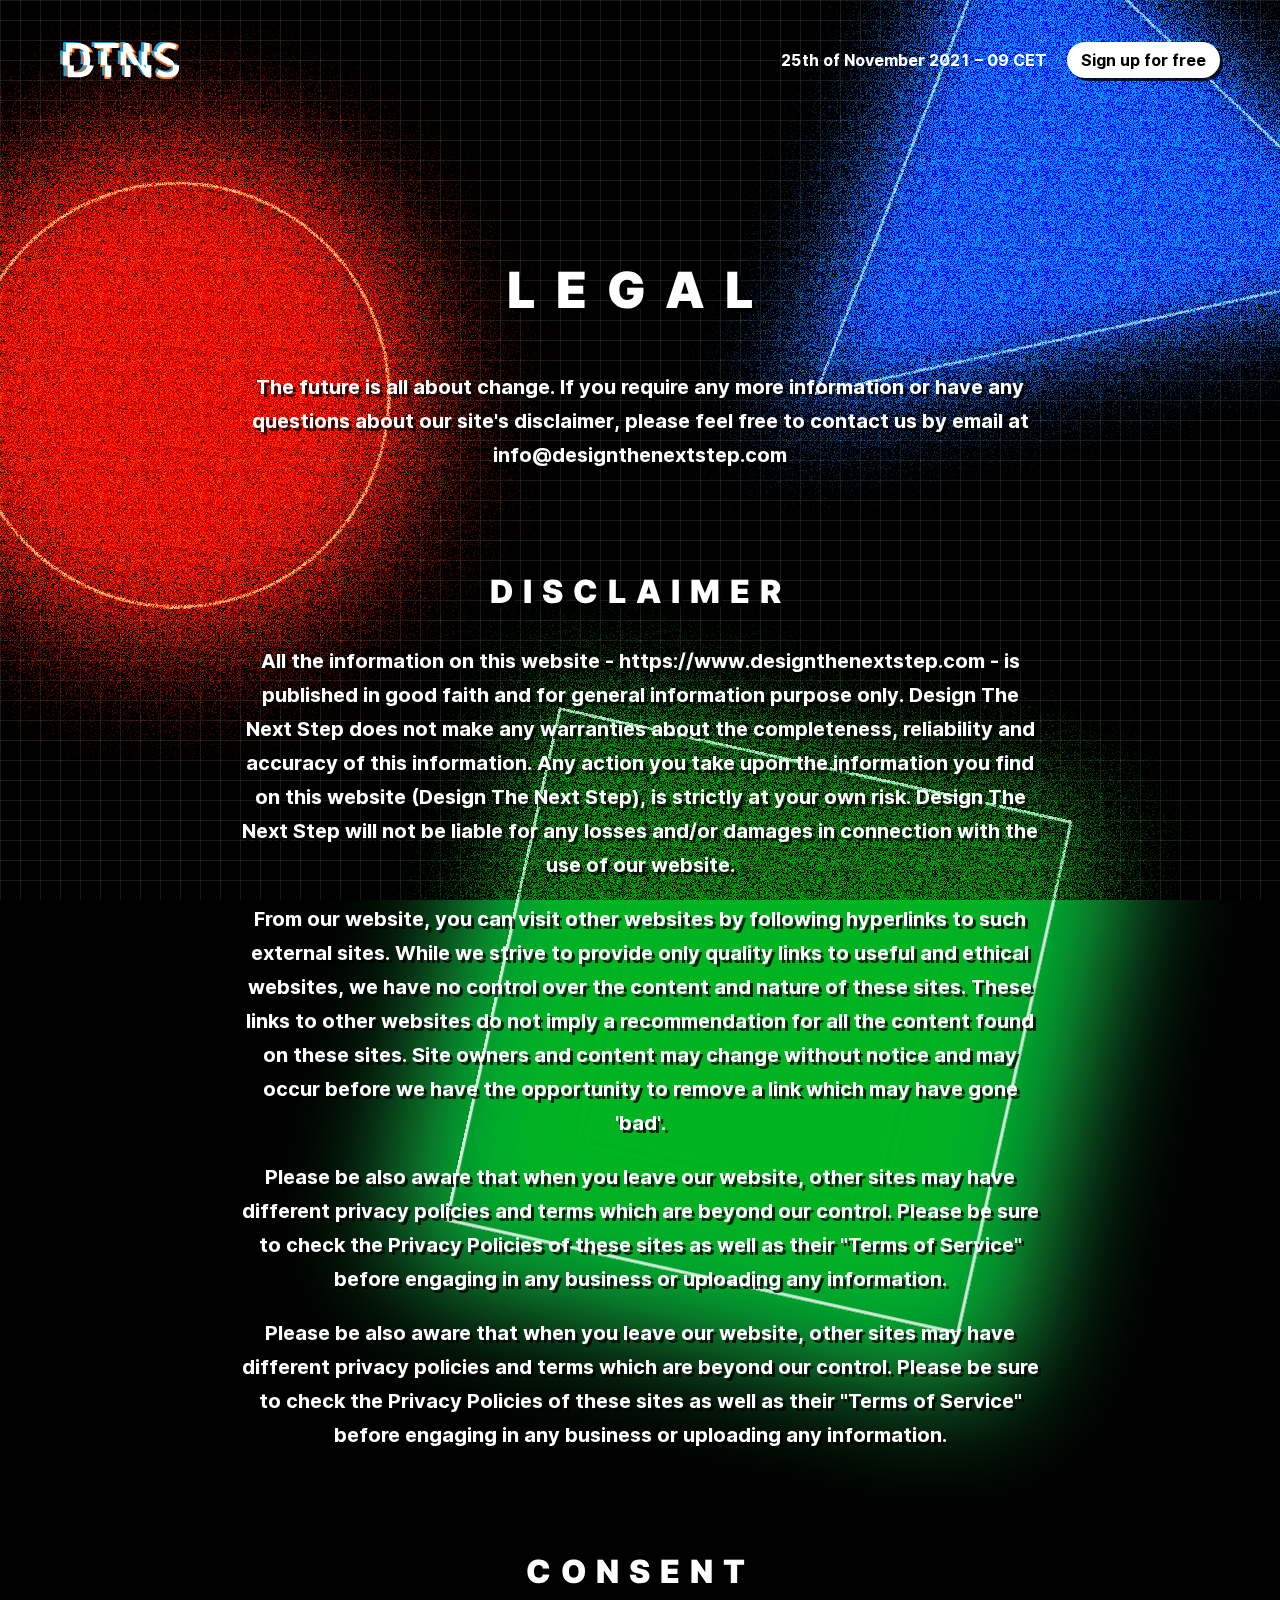
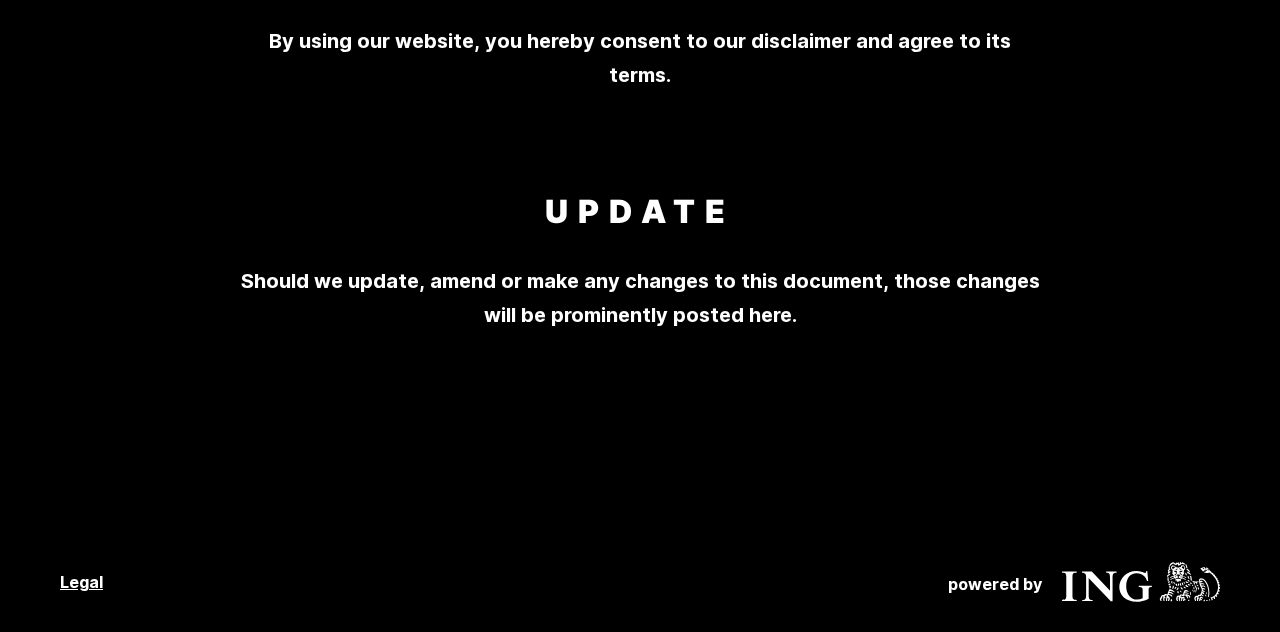
<file: legal.html>
<!DOCTYPE html>
<html lang="en">

<head>
  <meta charset="utf-8">
  <title>DTNS | Design The Next Step – 25 November 2021 – Online Design Conference</title>
  <meta content="DTNS | Design The Next Step – 25 November 2021 – Online Design Conference" name="description">
  <meta content="conference, free, online, design, ui, ux, future, tomorrow, ing" name="keywords">
  <meta content="width=device-width, initial-scale=1" name="viewport">
  <meta content="index" name="robots">
  <meta content="DTNS" name="author">

  <!-- CSS -->
  <link href="css/reset.css" rel="stylesheet" type="text/css">
  <link href="css/fonts.css" rel="stylesheet" type="text/css">
  <link href="css/dtns.css" rel="stylesheet" type="text/css">

  <!-- Favicon -->
  <link href="dtns-favicon.png" rel="shortcut icon" type="image/x-icon">

  <!-- Apple Icons -->
  <link rel="apple-touch-icon-precomposed" sizes="72x72" href='images/touch-icon/apple-touch-icon-72x72-precomposed.png' />
  <link rel="apple-touch-icon-precomposed" sizes="76x76" href='images/touch-icon/apple-touch-icon-76x76-precomposed.png' />
  <link rel="apple-touch-icon-precomposed" sizes="114x114" href='images/touch-icon/apple-touch-icon-114x114-precomposed.png' />
  <link rel="apple-touch-icon-precomposed" sizes="120x120" href='images/touch-icon/apple-touch-icon-120x120-precomposed.png' />
  <link rel="apple-touch-icon-precomposed" sizes="144x144" href='images/touch-icon/apple-touch-icon-144x144-precomposed.png' />
  <link rel="apple-touch-icon-precomposed" sizes="152x152" href='images/touch-icon/apple-touch-icon-152x152-precomposed.png' />
  <link rel="apple-touch-icon-precomposed" sizes="180x180" href='apple-touch-icon-180x180-precomposed.png' />

  <!-- Facebook Share-->
  <meta content="Design The Next Step" property="og:title">
  <meta content="Design The Next Step – November 25th 2021 – Online Design Conference" property="og:description">
  <meta content="https://www.designthenextstep.com/images/og/dtns-og.jpg" property="og:image">
  <meta content="https://www.designthenextstep.com/" property="og:url">
  <meta content="website" property="og:type">

  <!-- Preload -->
  <link rel="preload" as="font" href="fonts/Inter-Regular.woff2" type="font/woff2" crossorigin />
  <link rel="preload" as="font" href="fonts/Inter-Bold.woff2" type="font/woff2" crossorigin />
  <link rel="dns-prefetch" href="//s3.amazonaws.com">

</head>

<body>
  <div class="dtns-bg">
    <div class="dtns-bg-elements">
      <div class="dtns-bg-circle-filled"></div>
      <div class="dtns-bg-circle-outline"></div>
      <div class="dtns-bg-triangle-filled">
        <svg height="200" width="300">
          <polygon points="150,0 250,150 50,150" style="fill:#559bd1" />
        </svg>
      </div>
      <div class="dtns-bg-triangle-filled dtns-bg-triangle-support">
        <svg height="200" width="300">
          <polygon points="150,0 250,150 50,150" style="fill:#559bd1" />
        </svg>
      </div>
      <div class="dtns-bg-triangle-outline">
        <svg height="200" width="300">
          <polygon points="150,0 250,150 50,150" style="fill:transparent;stroke:white;stroke-width:1" />
        </svg>
      </div>
      <div class="dtns-bg-square-filled"></div>
      <div class="dtns-bg-square-filled dtns-bg-square-support"></div>
      <div class="dtns-bg-square-outline"></div>
    </div>
    <div class="dtns-bg-noise"></div>
    <div class="dtns-bg-grid"></div>
  </div>

  <div class="app">
    <div class="header header-big" id="header-stage">
      <div class="wrap-outside">
        <div class="wrap-header-top">
          <div class="wrap-a">
            <a href="index.html" class="header-logo">
              <svg viewBox="0 0 120 39">
                <defs>
                  <path id="logo-dtns_svg__a" d="M0 38.093h119.225V.105H0z"></path>
                  <path id="logo-dtns_svg__c" d="M.007.31h23.512v14.202H.007z"></path>
                  <path id="logo-dtns_svg__e" d="M.688.433H25.79v34.925H.688z"></path>
                </defs>
                <g fill="none" fill-rule="evenodd">
                  <g transform="translate(0 .802)">
                    <path
                      d="M84.32 9.202l-.001-.083h2.446V1.505c0-.63-.29-.92-.97-.92h-3.781c-.678 0-.968.29-.968.92v7.616H78.6v5.144c0 2.44.025 5.517.092 8.072h-1.403c-.985-1.69-2.21-3.586-4.07-6.503l-4.174-6.538-.049-.099h2.098l-4.835-7.73c-.435-.637-.775-.883-1.745-.883H61.17c-.68 0-.97.295-.97.931v7.687h-2.445v13.57h4.11v10.431c0 .624.291.911.97.911h3.781c.68 0 .97-.287.97-.911V22.337h-4.11V20.73c0-3.36-.05-8.16-.243-10.847 1.114 2.255 2.618 4.703 5.574 9.312l2.308 3.578 4.53-.028L82.42 33.25c.388.625.727.863 1.696.863h3.346c.678 0 .969-.287.969-.911V22.337h-4.11V9.202z"
                      fill="#20A3DC"></path>
                    <mask id="logo-dtns_svg__b" fill="#fff">
                      <use xlink:href="#logo-dtns_svg__a"></use>
                    </mask>
                    <path fill="#20A3DC" mask="url(#logo-dtns_svg__b)"
                      d="M0 22.941h6.808V9.12H0zm26.732.055c.358-1.716.533-3.563.533-5.524 0-3.224-.509-6.022-1.407-8.353h-6.74c1.186 1.95 1.845 4.83 1.845 8.452 0 2.006-.206 3.833-.624 5.425h6.393zm90.212-.74h-5.553c-.984-3.43-3.945-5.515-8.51-7.755-2.994-1.483-5.807-2.788-5.999-5.337h-6.11c-.004.115-.01.228-.01.345 0 5.664 4.654 7.872 8.775 9.888 1.968.959 3.956 1.92 5.122 3.33h5.88a4.2 4.2 0 01.585 2.173c0 2.975-2.715 4.607-6.206 4.607-2.279 0-4.897-.96-7.126-2.496-.533-.385-1.066-.336-1.406.288l-1.454 2.688c-.291.576-.243 1.105.242 1.488 2.133 1.728 6.108 3.12 10.228 3.12 7.661 0 11.781-4.224 11.781-10.224 0-.822-.081-1.414-.239-2.114">
                    </path>
                    <path
                      d="M9.253 5.48h3.103c4.12 0 6.835 1.104 8.629 3.265.099.119.196.245.289.374h6.849l-.07-.162c-.713-1.62-1.629-2.996-2.705-4.1C22.488 1.88 18.318.585 12.017.585H4.066c-.678 0-.97.287-.97.911V9.12h6.157V5.481zm11.255 22.068c-1.988 1.824-4.945 2.4-7.951 2.4H9.6v-6.963H3.443v10.947c0 .624.29.912.97.912h8.192c5.381 0 9.502-.865 12.412-3.6 2.267-2.12 3.736-4.928 4.474-8.259h-6.406c-.535 1.907-1.389 3.465-2.577 4.563M54.772.584H32.424c-.679 0-.97.289-.97.912v3.12c0 .625.291.912.97.912h8.096v3.593h-2.446v13.571h4.112v10.674c0 .624.29.912.968.912h4.219c.678 0 .969-.288.969-.912v-11.11h-4.11V9.122h2.444V5.528h8.096c.679 0 .97-.287.97-.911V1.496c0-.623-.291-.912-.97-.912m50.026 4.512c2.132 0 3.78.577 5.817 1.68.581.385 1.115.241 1.406-.336l1.356-2.4c.34-.671.243-1.103-.29-1.487-2.182-1.44-4.993-2.448-8.629-2.448-5.566 0-10.297 3.319-10.766 9.014h6.068c.077-2.278 1.86-4.023 5.038-4.023M93.664 9.12h.006c-.002-.014-.004-.027-.006 0m.013 0h-.008c.003.013.006.026.008 0"
                      fill="#20A3DC" mask="url(#logo-dtns_svg__b)"></path>
                  </g>
                  <path
                    d="M107.58 26.503h6.853a8.482 8.482 0 00-.28-.969l.28.098c-.841-3.712-1.223-5.231-5.993-7.571-2.994-1.483-5.765-3.434-5.956-5.983l-3.688-.008v-.001h-.007l-2.404-.005c-.004.115-.063.235-.063.352 0 .179.004.354.014.525h-2.643c-.004.115-.01.229-.01.346 0 5.664 4.654 7.871 8.775 9.887 1.97.96 3.958 1.92 5.123 3.33m-81.292-3.969c.24-1.124.358-2.335.358-3.621 0-2.116-.342-3.95-.945-5.478h-4.519c.797 1.278 1.238 3.167 1.238 5.542 0 1.316-.138 2.513-.418 3.557h4.286z"
                    fill="#E86723"></path>
                  <path fill="#EA7B23"
                    d="M1.759 24.02h4.737v-8.931H1.76zM30.468 7.764c-2.86-2.976-7.03-4.272-13.332-4.272h-7.95c-.679 0-.97.287-.97.911v7.617h-1.05v3.068h4.738v-3.062h2.47V8.388h3.1c4.121 0 6.836 1.103 8.63 3.264.1.119.196.245.29.374h6.848l-.07-.162c-.712-1.62-1.628-2.995-2.704-4.1">
                  </path>
                  <path d="M23.43 28.748c-1.99 1.608-4.945 2.116-7.952 2.116h-2.957v-6.142H6.365v9.656c0 .55.29.805.97.805h8.192c5.38 0 9.502-.763 12.411-3.176 2.267-1.87 3.737-4.085 4.474-7.023l-6.406-.218c-.535 1.683-1.388 3.013-2.577 3.982"
                    fill="#E86723"></path>
                  <path
                    d="M36.574 4.616v3.12c0 .624.29.912.97.912h8.095v3.423h-2.445v3.018h-3.078v11.38h4.112v11.11c0 .624.29.911.969.911h4.218c.679 0 .97-.287.97-.911v-11.11h-4.113V15.856h3.079V12.24h2.445V6.907L37.543 3.704c-.678 0-.969.289-.969.912"
                    fill="#EA7B23"></path>
                  <path d="M61.095 6.175v-3.12c0-.624-.096-.913-.323-.913h-7.439c-.225 0-.321.289-.321.913v3.12c0 .624.096.911.321.911h7.439c.227 0 .323-.287.323-.911" fill="#E86723"></path>
                  <path d="M90.915 3.492h-3.781c-.678 0-.97.29-.97.92v1.865h-.823c-.678 0-.969.291-.969.92v7.614h5.72v-2.785h1.793V4.412c0-.63-.291-.92-.97-.92" fill="#EA7B23"></path>
                  <path
                    d="M59.809 14.768h5.51V4.465c0-.636.29-.93.97-.93h3.345c.97 0 1.309.245 1.745.882l4.834 7.73h-2.161l3.616 5.1h-11.7v6.638c0 .523-.292.765-.971.765h-5.188v-9.882zm28.294 22.764c.181.291.34.404.793.404h1.564c.318 0 .453-.134.453-.426V32.43h-6.102l3.292 5.103z"
                    fill="#E86723"></path>
                  <path
                    d="M63.951 35.545c0 .623.292.911.97.911h3.782c.679 0 .969-.288.969-.911V24.679h-5.72v10.866zm34.86-23.52h6.068c.077-2.276 1.86-4.022 5.038-4.022 2.132 0 3.78.577 5.817 1.68.582.384 1.115.241 1.406-.336l1.357-2.4c.267-.528.264-.908-.01-1.233l.01-.015c.339-.673.243-1.104-.29-1.488-2.182-1.441-4.994-2.448-8.63-2.448-5.565 0-10.297 3.319-10.766 9.014h.178a10.41 10.41 0 00-.178 1.249"
                    fill="#EA7B23"></path>
                  <g transform="translate(95.267 24.383)">
                    <mask id="logo-dtns_svg__d" fill="#fff">
                      <use xlink:href="#logo-dtns_svg__c"></use>
                    </mask>
                    <path
                      d="M23.268.31h-7.043a5.2 5.2 0 01.942 3.042c0 3.426-2.846 5.303-6.504 5.303-2.388 0-5.132-1.104-7.47-2.872-.558-.442-1.118-.387-1.472.331L.196 9.209c-.306.662-.255 1.27.254 1.712 2.235 1.989 6.402 3.59 10.721 3.59 8.028 0 12.348-4.86 12.348-11.766 0-.946-.086-1.628-.25-2.435"
                      fill="#EA7B23" mask="url(#logo-dtns_svg__d)"></path>
                  </g>
                  <path d="M98.784 12.026h.005c-.002-.014-.003-.028-.005 0m.012-1.25h-.007c.003.014.005.028.007 0m-.012 0h.005c-.002-.013-.003-.027-.005 0" fill="#EA7B23"></path>
                  <path
                    d="M85.793 27.809l-2.227-3.061h2.227v3.06zm1.45-3.08v-13.49h2.444V3.541c0-.63-.29-.92-.97-.92h-3.781c-.678 0-.969.29-.969.92v7.615h-2.446v5.145c0 2.552.027 5.805.102 8.427h-1.208c-1.019-1.784-2.283-3.736-4.274-6.858l-4.175-6.54h2.11l-4.895-7.828c-.435-.637-.775-.882-1.745-.882H64.09c-.68 0-.97.295-.97.93v7.687h-2.445V24.81h4.11v10.866c0 .623.292.912.97.912h3.782c.679 0 .97-.289.97-.912V24.729h-4.111v-1.962c0-3.36-.05-8.16-.243-10.848 1.114 2.256 2.618 4.704 5.574 9.312l2.309 3.578h4.267l7.037 10.914c.389.624.728.864 1.697.864h3.345c.679 0 .97-.289.97-.912V24.729h-4.11zM57.692 2.622H35.346c-.678 0-.969.287-.969.911v3.12c0 .624.29.912.97.912h8.095v3.592h-2.445v13.571h4.112v11.11c0 .624.29.911.968.911h4.218c.679 0 .97-.287.97-.911V24.89h-4.112V11.157h2.446V7.565h8.096c.679 0 .97-.288.97-.912v-3.12c0-.624-.291-.911-.97-.911M27.325 24.89c-.534 1.909-1.39 3.465-2.577 4.563-1.987 1.824-4.945 2.401-7.95 2.401H13.84V24.89H9.73V11.157h2.445v-3.64h3.103c4.12 0 6.835 1.104 8.629 3.264.099.12.195.245.29.376h-2.158c1.187 1.906 1.846 4.723 1.846 8.265 0 1.963-.206 3.749-.624 5.306h4.112l-.048.162m2.329-.162c.358-1.677.533-3.485.533-5.402 0-3.154-.51-5.889-1.408-8.17h2.266l-.071-.162c-.712-1.621-1.628-2.996-2.705-4.1-2.86-2.977-7.029-4.273-13.33-4.273H6.988c-.678 0-.97.289-.97.913v7.623H2.92V24.89h4.763v10.947c0 .624.29.912.969.912h8.193c5.382 0 9.502-.863 12.41-3.6 2.27-2.119 3.737-4.927 4.474-8.259h-4.11l.034-.162"
                    fill="#ffffff"></path>
                  <g transform="translate(93.435 1.709)">
                    <mask id="logo-dtns_svg__f" fill="#fff">
                      <use xlink:href="#logo-dtns_svg__e"></use>
                    </mask>
                    <path
                      d="M25.551 23.02h-4.11c-.839-3.72-3.86-5.892-8.633-8.235-2.996-1.483-5.809-2.787-6-5.337h2.437c.076-2.278 1.86-4.024 5.038-4.024 2.134 0 3.782.576 5.818 1.68.583.384 1.116.24 1.406-.336l1.357-2.4c.34-.672.243-1.104-.29-1.488C20.39 1.44 17.58.433 13.943.433 8.38.433 3.647 3.59 3.177 9.285h-.013c-.005.054-.01.108-.013.163H.697c-.004.114-.009.229-.009.345 0 5.664 4.654 7.872 8.775 9.888 1.973.961 3.966 1.923 5.129 3.338h4.24c.56.739.899 1.6.899 2.643 0 2.976-2.715 4.608-6.205 4.608-2.278 0-4.897-.96-7.127-2.496-.533-.384-1.066-.336-1.405.289l-1.455 2.686c-.291.577-.243 1.105.242 1.489 2.133 1.728 6.108 3.12 10.228 3.12 7.661 0 11.781-4.224 11.781-10.224 0-.821-.081-1.415-.239-2.115"
                      fill="#ffffff" mask="url(#logo-dtns_svg__f)"></path>
                  </g>
                </g>
              </svg>
            </a>
          </div>
          <div class="wrap-b">
            <div class="header-navigation">
              <span class="header-date">
                25th of November 2021 – 09 CET
              </span>
              <a class="nav-button" href="https://www.ing-events.nl/designthenextstep/register/" target="_blank" rel="noopener noreferrer">
                <span>Sign up for free</span>
                <div class="marquee" aria-hidden="true">
                  <div class="marquee__inner">
                    <span>Sign up for free</span>
                    <span>Sign up for free</span>
                    <span>Sign up for free</span>
                    <span>Sign up for free</span>
                  </div>
                </div>
              </a>
            </div>
          </div>
        </div>
      </div>
    </div>

    <div class="module-row" id="intro">
      <div class="wrap-outside">
        <div class="dtns-wrap">
        
          <div class="dtns-content">
            <h2 class="dtns-subtitle">Legal</h2>
            <p class="dtns-text">
              The future is all about change. If you require any more information or have any questions about our site&#x27;s disclaimer, please feel free to contact us by email at info@designthenextstep.com
            </p>

            <h3 class="dtns-subsection">Disclaimer</h3>
            <p class="dtns-text">
              All the information on this website - https://www.designthenextstep.com - is published in good faith and for general information purpose only. Design The Next Step does not make any warranties about the completeness, reliability and accuracy of this information. Any action you take upon the information you find on this website (Design The Next Step), is strictly at your own risk. Design The Next Step will not be liable for any losses and/or damages in connection with the use of our website.
            </p>
            <p class="dtns-text">
              From our website, you can visit other websites by following hyperlinks to such external sites. While we strive to provide only quality links to useful and ethical websites, we have no control over the content and nature of these sites. These links to other websites do not imply a recommendation for all the content found on these sites. Site owners and content may change without notice and may occur before we have the opportunity to remove a link which may have gone &#x27;bad&#x27;.
            </p>
            <p class="dtns-text">
              Please be also aware that when you leave our website, other sites may have different privacy policies and terms which are beyond our control. Please be sure to check the Privacy Policies of these sites as well as their &quot;Terms of Service&quot; before engaging in any business or uploading any information.
            </p>
            <p class="dtns-text">
              Please be also aware that when you leave our website, other sites may have different privacy policies and terms which are beyond our control. Please be sure to check the Privacy Policies of these sites as well as their &quot;Terms of Service&quot; before engaging in any business or uploading any information.
            </p>

            <h3 class="dtns-subsection">Consent</h3>
            <p class="dtns-text">
              By using our website, you hereby consent to our disclaimer and agree to its terms.
            </p>

            <h3 class="dtns-subsection">Update</h3>
            <p class="dtns-text">
              Should we update, amend or make any changes to this document, those changes will be prominently posted here.
            </p>

          </div>
        </div>
      </div>
    </div>


    <div class="footer">
      <div class="wrap-outside">
        <div class="wrap-a">
          <div class="content-footer">
            <div class="footer-navigation">
              <a class="footer-navigation-item" href="legal.html">Legal</a>
            </div>
          </div>
        </div>
        <div class="wrap-b">
          <div class="content-footer">
            <span class="powered">
              powered by
            </span>
            <a class="footer-logo">
              <svg viewBox="0 0 158 40" version="1.1" xmlns="http://www.w3.org/2000/svg" xmlns:xlink="http://www.w3.org/1999/xlink">
                <g id="Page-2" stroke="none" stroke-width="1" fill="none" fill-rule="evenodd">
                  <g id="DTNS-2021-Desktop-v2" transform="translate(-1106.000000, -2386.000000)" fill="#FFFFFF" fill-rule="nonzero">
                    <g id="ING_Logo_White" transform="translate(1106.033088, 2386.044912)">
                      <path
                        d="M86.6046781,29.0637663 L86.6046781,36.6370753 C82.4740805,38.7423316 78.5420164,39.7977669 74.615467,39.7977669 C63.767823,39.7977669 57.2548247,33.274279 57.2548247,25.0665861 C57.2548247,16.2245093 64.6943122,8.85888399 74.2018558,8.85888399 C76.2450092,8.85481836 78.2733434,9.21193532 80.1964613,9.91435411 C81.5420765,10.3297914 82.369299,10.857509 83.1910067,10.857509 C83.9134476,10.857509 84.1230107,9.59435513 84.2277922,8.85888399 L85.2590629,8.85888399 L86.1910668,19.0427458 L84.9502331,19.0427458 C84.5246362,17.2117334 83.5971116,15.5413596 82.2755471,14.2259192 C80.1969125,12.1861363 77.3963551,11.0886887 74.5106855,11.183122 C68.0032021,11.183122 64.1814342,16.4490699 64.1814342,24.3423779 C64.1814342,32.1290196 68.8304245,37.4960199 75.0290783,37.4960199 C76.9710065,37.4665436 78.8817895,36.9946423 80.6211022,36.1149717 L80.6211022,28.32833 C80.6211022,25.8020224 80.207491,24.8532535 76.6945529,24.8532535 L76.6945529,23.696766 L89.8198161,23.696766 L89.8198161,24.8532535 C86.5054114,24.8532535 86.6046781,25.9030747 86.6046781,29.0637663 L86.6046781,29.0637663 Z M54.5691091,10.6497903 L54.5691091,9.49891684 L44.1295615,9.49891684 L44.1295615,10.6554044 C48.0561108,10.6554044 47.9513293,12.4406618 47.9513293,16.6511746 L47.9513293,27.0651762 C47.9263452,27.5915138 47.9615081,28.1190242 48.0561108,28.637101 L29.7634646,9.49891684 L19.9581209,9.49891684 L19.9581209,10.6554044 C24.0887184,10.6554044 24.0887184,13.2827643 24.0887184,15.7080197 L24.0887184,31.9044589 C24.0887184,36.0083053 24.0887184,37.9002291 20.1676839,37.9002291 L20.1676839,39.0567166 L30.6017167,39.0567166 L30.6017167,37.9002291 C26.6751673,37.9002291 26.6751673,36.3226903 26.6751673,31.9044589 L26.6751673,17.6953817 C26.6925192,17.0983071 26.6574527,16.5008479 26.5703858,15.9101243 L48.7840666,39.2532072 L50.5377783,39.2532072 L50.5377783,16.6455605 C50.5377783,12.3059254 50.7418265,10.6497903 54.5691091,10.6497903 L54.5691091,10.6497903 Z M14.6804415,39.0567166 L14.6804415,37.9002291 C11.989211,37.9002291 10.4395476,37.6925105 10.4395476,34.0097153 L10.4395476,14.5515322 C10.4395476,10.7620707 11.6803813,10.6610184 14.6804415,10.6610184 L14.6804415,9.49891684 L0,9.49891684 L0,10.6554044 C2.89527865,10.6554044 4.24089388,10.7564567 4.24089388,14.5459182 L4.24089388,34.0097153 C4.24089388,37.6925105 2.48166742,37.9002291 0,37.9002291 L0,39.0567166 L14.6804415,39.0567166 Z M157.889196,25.3192169 C157.699569,25.1308701 157.448037,25.0208461 157.183299,25.0104459 C157.132203,24.6379854 157.132203,24.260103 157.183299,23.8876425 C157.387348,23.8876425 157.789929,23.9943089 157.789929,23.8876425 C157.793682,23.3643401 157.726881,22.8429882 157.591396,22.3381738 C157.325637,22.2187387 157.053084,22.1156301 156.775203,22.0294029 C156.769119,21.7428446 156.701348,21.4611348 156.57667,21.2041424 C156.804925,21.1226072 157.046425,21.0863976 157.288081,21.0974761 C157.288081,21.0974761 157.078518,20.1711633 156.979251,19.755726 C156.751503,19.672435 156.509286,19.6380293 156.26784,19.6546737 C156.146532,19.4225667 156.045054,19.1802716 155.964525,18.9304655 C156.163058,18.8237992 156.372621,18.8237992 156.57667,18.7227469 C156.448025,18.3582884 156.275769,18.0113496 156.063792,17.6897677 L155.35238,17.6897677 C155.242044,17.4994152 155.174259,17.2866537 155.153847,17.0666118 C155.253114,16.9655595 155.457162,16.8588932 155.556429,16.7578409 C155.448624,16.448295 155.275433,16.1665887 155.049065,15.9325804 C154.850532,15.9325804 154.640969,16.0336327 154.442436,15.9325804 C154.343169,15.9325804 154.039854,15.5171431 154.139121,15.5171431 C154.238387,15.3094245 154.442436,15.2083722 154.541702,15.1073199 C154.238387,14.6918826 154.139121,14.3831117 153.830291,14.175393 C153.62483,14.1588613 153.418507,14.1935459 153.229176,14.2764454 C153.133397,14.1329231 153.028385,13.9960158 152.914831,13.8666221 C152.617031,13.8666221 153.124395,13.3501325 153.124395,13.3501325 C152.812811,12.950038 152.471744,12.5746845 152.104153,12.2273291 C151.90562,12.2273291 151.701572,12.4350478 151.602305,12.4350478 C151.602305,12.4350478 151.194209,12.1262768 151.194209,12.0196105 C151.194209,11.8118919 151.602305,11.7108396 151.602305,11.7108396 C151.238668,11.2891989 150.827773,10.9123642 150.378016,10.5880362 C150.223772,10.6701829 150.049518,10.7052708 149.876168,10.6890885 C149.662752,10.485357 149.423487,10.3116488 149.164756,10.1725989 C149.164756,10.1725989 149.468071,9.96488026 149.468071,9.86382795 C149.081858,9.61541585 148.713294,9.33964806 148.365108,9.03856745 C148.021093,8.84608013 147.738001,8.55789548 147.548915,8.20769292 C146.843019,7.08488951 145.927559,5.4006844 143.688544,5.10875551 C143.688544,5.10875551 144.195907,5.83296371 144.499222,6.34945328 C144.499222,6.4561196 144.499222,6.4561196 144.091125,6.4561196 L143.379714,6.4561196 C143.231422,6.25699722 143.09514,6.04889598 142.971617,5.83296371 C142.85351,5.55844317 142.68075,5.31184607 142.464254,5.10875551 C142.056158,4.79998458 140.026705,5.93963004 138.300568,6.34945328 C138.708664,6.86594285 139.111246,7.17471379 139.216027,7.38243242 C139.838645,8.04657779 140.4154,8.75375957 140.942165,9.49891684 C141.056748,9.37187276 141.193186,9.26722824 141.344747,9.19014591 C142.668302,8.98242728 142.668302,8.66804232 142.668302,8.66804232 C142.668302,8.66804232 141.648061,7.84278182 142.359473,7.84278182 C142.359473,7.84278182 142.872351,7.94944814 143.070884,7.74172951 C143.53214,7.58175087 144.032451,7.58175087 144.493707,7.74172951 C144.825761,8.06032516 145.131915,8.40578144 145.409166,8.77470865 C145.205118,8.77470865 145.006585,8.66804232 144.797022,8.66804232 C144.220053,8.59662444 143.63513,8.63276959 143.070884,8.77470865 C143.435708,9.09086817 143.775037,9.43630177 144.08561,9.80768778 C143.817827,9.75537579 143.542715,9.75537579 143.274932,9.80768778 C143.011306,9.90130966 142.740006,9.97082426 142.464254,10.0154064 C142.155425,10.1164587 141.857624,10.0154064 141.648061,10.1164587 C142.644058,10.5910038 143.706343,10.9053844 144.797022,11.0483855 C145.497611,11.06995 146.19374,10.9278355 146.831989,10.6329483 C146.931256,10.531896 147.135304,10.4252297 147.234571,10.531896 C147.540249,10.578835 147.823775,10.7221663 148.045249,10.9417192 C150.686846,12.5978543 153.626243,16.5220522 154.541702,18.5880104 C155.451695,20.5165827 155.937267,22.6240912 155.964525,24.7634292 C156.039914,27.6203042 155.104382,30.4096443 153.328443,32.6230531 C152.078381,34.1397514 150.299152,35.1037306 148.365108,35.3121672 C148.966223,36.0307614 149.275053,37.1760209 149.578368,38.197772 C149.956689,38.1423853 150.327036,38.040593 150.681331,37.8946151 C150.681331,37.0581265 150.173968,36.1374277 150.173968,35.9353231 C150.502795,35.7062986 150.881254,35.5618236 151.276931,35.5142718 C151.511965,36.0472529 151.782834,36.5630954 152.087609,37.0581265 C152.465175,36.8814931 152.810242,36.6403484 153.10785,36.3451464 C153.018096,35.7386364 152.847397,35.1474452 152.600487,34.587959 C152.958213,34.422006 153.326739,34.2813229 153.70345,34.1669078 C153.907498,34.4812927 154.414862,34.7900636 154.514128,35.1044486 C154.808227,34.8003951 155.048859,34.4471951 155.22554,34.0602414 C155.021491,33.6560322 154.718176,33.3416472 154.514128,32.937438 L155.324806,32.0055112 C155.324806,32.0055112 155.837684,32.4209485 156.036218,32.6286671 C156.372126,32.2434646 156.615649,31.7841697 156.747629,31.286917 C156.240266,30.7648134 156.036218,30.7648134 155.936951,30.4616565 C156.135484,30.1528856 156.240266,29.7318343 156.449829,29.4230633 C156.695155,29.5409403 156.931158,29.6779567 157.155725,29.8328866 C157.385343,29.3846441 157.524123,28.893995 157.563822,28.3900842 C157.359774,28.1823656 157.050944,28.0813133 156.846896,27.8792087 C156.951677,27.3571051 157.050944,26.8406155 157.050944,26.8406155 C157.28589,26.8887056 157.523451,26.92245 157.762355,26.9416678 C157.846786,26.405125 157.889196,25.8626004 157.889196,25.3192169 L157.889196,25.3192169 Z M125.412442,6.41120747 C125.511708,6.09682251 125.30766,5.78805158 125.30766,5.47928064 C125.046966,4.73882785 124.844125,3.9785718 124.70103,3.20560373 L124.70103,2.79016647 C124.292934,2.58806186 123.884838,2.48139554 123.377474,2.2736769 C123.374482,2.59612789 123.444293,2.91496933 123.581523,3.20560373 C123.832189,3.76410127 124.004823,4.35556926 124.094401,4.96279107 C124.1133,5.28195113 124.180259,5.59626039 124.292934,5.8947179 C124.650792,6.09938632 125.025355,6.27219229 125.412442,6.41120747 L125.412442,6.41120747 Z M127.849991,10.3410194 C127.832067,9.68804597 127.655883,9.0497047 127.337113,8.48277976 C127.337113,8.38172745 127.237846,8.27506113 127.033798,8.1683948 C126.730483,7.85962387 126.427168,7.55085293 126.327901,7.55085293 C126.019071,7.24208199 125.820538,6.93331105 125.511708,6.6189261 C125.208393,6.6189261 125.004345,6.93331105 124.800297,7.03436336 C124.70103,7.24208199 124.292934,7.44418661 124.496982,7.55085293 C124.596249,7.75857156 124.800297,7.75857156 125.004345,7.85962387 C125.225231,8.05552694 125.463374,8.23029988 125.715757,8.38172745 C126.055552,8.85196481 126.423927,9.30009088 126.81872,9.72347753 C127.022768,9.82452983 127.12755,9.92558214 127.226816,9.92558214 C127.455148,10.0266 127.665665,10.1650441 127.849991,10.3354054 L127.849991,10.3410194 Z M128.864717,13.0301336 C129.06325,13.0301336 128.864717,12.7157486 128.864717,12.6146963 C128.45662,11.9915404 128.153305,10.857509 128.048524,10.857509 C127.745209,10.7508426 127.541161,10.857509 127.138579,10.6497903 C126.823434,10.4039734 126.481005,10.196705 126.118338,10.0322485 C126.019071,10.0322485 125.715757,9.92558214 125.30766,9.82452983 L124.800297,9.82452983 C124.944606,10.1020778 125.10865,10.3685177 125.291116,10.6217203 C125.282628,10.8346273 125.318332,11.0469638 125.395897,11.2448761 C125.943724,11.3898913 126.484743,11.5603616 127.017253,11.7557517 C127.221301,11.7557517 127.932713,12.5866262 128.03198,12.6876785 C128.351839,12.9178532 128.660669,13.1255719 128.864717,13.0245196 L128.864717,13.0301336 Z M144.697755,31.2139348 C144.697755,31.1128825 144.697755,30.287622 144.493707,30.287622 C144.39444,30.1865697 144.295173,29.8665707 144.190392,29.7655184 C144.138047,30.0380248 144.138047,30.3182725 144.190392,30.5907789 C144.190392,30.7984975 143.782295,31.0062162 143.887077,31.1128825 C144.190392,31.2139348 144.39444,31.938143 144.598488,32.1458616 C144.896288,32.5500708 144.797022,31.3935833 144.697755,31.2083208 L144.697755,31.2139348 Z M123.278208,1.86385366 C122.352114,1.21192969 121.363605,0.65705928 120.327781,0.207718631 C119.721151,0.724208199 119.313055,1.13964546 119.00974,1.13964546 C118.706425,1.13964546 118.904958,0.516489568 118.904958,0.106666324 C118.630564,0.12283413 118.355619,0.0866577078 118.09428,0 C117.895747,0.724208199 117.790965,1.68420511 117.283602,1.86385366 C117.159146,1.93473683 117.018039,1.96967765 116.875506,1.96490597 L116.875506,1.13964546 C116.875506,1.03297914 117.283602,0.308770938 117.184335,0.207718631 C116.811371,0.289867881 116.443155,0.392948882 116.081372,0.516489568 C115.833858,0.69678131 115.560385,0.836924359 115.270694,0.93192683 C115.138317,0.88319774 115.001661,0.847479416 114.862598,0.825260506 C114.559283,0.623155892 114.355235,0.623155892 114.05192,0.415437262 C113.643823,1.65613503 113.544557,1.96490597 113.544557,1.75718734 C112.84977,1.31073702 112.202843,0.791412692 111.614371,0.207718631 C110.29633,0.415437262 110.29633,0.623155892 109.176822,1.03297914 C108.654543,1.50184232 108.179735,2.02280613 107.759514,2.58806186 C107.555466,2.9978851 107.351418,3.20560373 107.147369,3.621041 L108.162096,4.03086424 C108.425411,3.70601162 108.663278,3.36062505 108.873507,2.9978851 C109.697905,2.5553862 110.480622,2.03671662 111.211789,1.4484164 C111.77937,1.92115968 112.390707,2.33667572 113.037193,2.68911417 C113.422566,2.94323931 113.832873,3.15584584 114.261483,3.32349809 C114.545183,2.91930038 114.751028,2.46401001 114.868113,1.98174802 C115.190537,2.13238916 115.532096,2.23632215 115.882839,2.29051896 C115.865377,2.70694741 115.900593,3.12393301 115.98762,3.53121672 C115.98762,3.73893535 116.186154,3.63788305 116.59425,3.43016442 C117.206395,3.22244579 117.813025,3.12139348 118.116339,3.01472715 C118.827751,2.60490391 119.219303,1.77402939 119.842477,1.77402939 C120.428383,1.79867724 120.998172,1.97655581 121.496922,2.29051896 C121.753382,2.40676469 122.02764,2.47703744 122.3076,2.49823759 C122.671578,2.48139554 122.974893,2.06595827 123.278208,1.86385366 L123.278208,1.86385366 Z M136.673697,20.0476549 C136.691715,19.691305 136.542274,19.3474521 136.271115,19.1213421 C135.41789,19.3931066 134.529048,19.531292 133.635033,19.5311653 C132.439693,19.5093336 131.262705,19.2279765 130.182758,18.7059048 C130.126057,18.9077058 130.126057,19.1216457 130.182758,19.3234467 C130.789388,19.8399362 130.789388,19.5311653 131.285721,20.0476549 C131.545942,20.4451941 131.685912,20.9116977 131.688303,21.389405 C131.793084,21.8048422 132.002647,21.9115085 132.201181,22.5122084 C132.452832,22.387632 132.738115,22.352071 133.011859,22.4111561 C132.96475,22.0239003 132.862576,21.6456756 132.708544,21.2883526 C132.603762,21.080634 132.300447,20.4630921 132.201181,20.2553735 C132.300447,20.2553735 132.603762,20.6651968 133.11664,20.6651968 C133.215907,20.6651968 133.519222,20.7718631 133.72327,20.6651968 C133.72327,20.6651968 134.026585,20.8729154 134.026585,21.080634 C134.168334,21.3404073 134.270599,21.6205448 134.3299,21.9115085 C134.533948,21.9115085 134.63873,21.9115085 134.737996,21.8048422 C134.946704,21.81444 135.155108,21.7800368 135.350141,21.7037899 C135.238199,21.513751 135.168548,21.3010385 135.146093,21.080634 C135.041311,20.8729154 134.837263,20.3620398 134.837263,20.3620398 L136.673697,20.0476549 Z M129.97871,18.5992385 C129.97871,18.5992385 129.774662,17.3585407 129.576128,15.9157383 C129.366565,14.6750406 129.267298,14.2315332 128.963983,13.7487277 C128.807809,13.8310334 128.63175,13.8660992 128.45662,13.8497801 C128.283571,13.9064435 128.114127,13.9739404 127.949257,14.0518847 C128.240806,15.066549 128.443804,16.1054312 128.555887,17.1564361 C128.506299,17.4631438 128.506299,17.7760412 128.555887,18.0827489 L129.97871,18.5992385 Z M147.350382,30.5851649 C147.350382,25.3192169 145.524977,20.8729154 143.291477,18.3971339 C141.973436,17.0497698 140.534068,16.2245093 139.12779,16.2245093 C138.046281,16.1708409 137.111919,16.986481 136.999071,18.0827489 C136.999071,21.8048422 138.416379,24.1795714 139.337353,26.2455297 C139.606854,26.6783003 139.746741,27.1815894 139.739935,27.6939461 C139.839202,29.0413102 138.725209,31.5170917 138.013797,32.8644558 C137.696525,32.7142726 137.348709,32.6430733 136.999071,32.6567372 C136.214454,32.656026 135.537254,33.2164416 135.377715,33.9984872 C135.068885,33.9984872 134.864837,33.7907686 134.561522,33.7907686 C133.343223,33.7907686 132.355596,34.796161 132.355596,36.0363754 C132.330527,37.0976001 132.614515,38.1426443 133.171788,39.0398746 L134.114822,39.0398746 C134.015555,38.7198756 133.71224,37.1816349 133.612974,36.7549696 C133.507749,36.2685413 133.660508,35.7615462 134.015555,35.4188336 C134.423652,34.7956777 135.438378,35.0033963 135.438378,35.0033963 C135.021711,35.6553771 134.77673,36.4054736 134.726967,37.1816349 C134.801816,37.8244591 134.974862,38.4514326 135.239845,39.0398746 L136.050523,39.0398746 C136.15354,38.4833703 136.15354,37.9121737 136.050523,37.3556694 C136.033495,37.0415958 136.067026,36.7268009 136.149789,36.4237426 C136.149789,36.216024 136.651638,36.8335659 136.651638,36.8335659 C136.866885,36.569837 137.007914,36.2516641 137.059734,35.9128671 C137.059734,35.5928681 136.453104,35.6995344 136.348323,35.3907635 C136.3349,35.0348362 136.404842,34.6807641 136.552371,34.3577843 C136.941599,34.0930275 137.411323,33.9794615 137.875927,34.0377854 C138.179242,34.0377854 138.278509,34.1444517 138.686605,34.1444517 C138.98992,34.1444517 139.089187,33.5325238 139.089187,33.2181389 C139.235095,33.3575714 139.407866,33.4646281 139.59655,33.5325238 C139.899865,33.6335761 140.004646,33.6335761 140.307961,33.7346284 C140.760298,33.9341601 141.173261,34.2156897 141.526735,34.565503 L141.526735,34.4588366 C141.421954,34.0377854 141.626002,33.5325238 141.322687,33.3360332 C141.038035,33.10466 140.73349,32.8998567 140.412743,32.7241054 C140.208694,32.5107727 139.899865,32.5107727 139.800598,32.3030541 C139.701331,32.2020018 139.701331,32.1009495 139.701331,31.8932308 C139.701331,31.6855122 139.800598,31.3767413 139.899865,31.3767413 C140.109428,31.275689 140.208694,31.3767413 140.611276,31.5788459 C140.991154,31.8003875 141.359317,32.0421245 141.714239,32.3030541 C141.714239,32.3030541 141.819021,32.5107727 141.819021,32.4097204 C142.221602,32.2020018 142.221602,32.1009495 142.221602,31.4777936 C141.819021,30.961304 142.221602,30.8602517 141.609458,30.4504285 C141.161356,30.3402409 140.72102,30.1995746 140.291417,30.0293772 C140.353572,29.7746862 140.456015,29.5319849 140.594731,29.310783 C140.657035,29.2506537 140.744986,29.226683 140.828468,29.247079 C140.91195,29.267475 140.979633,29.32947 141.008343,29.4118353 C141.511851,29.7068465 142.059624,29.9154823 142.629699,30.0293772 C142.752928,29.7932299 142.71286,29.5031741 142.530432,29.310783 C142.343051,29.0220002 142.101245,28.7739363 141.819021,28.5809608 C141.507788,28.5000291 141.202002,28.398767 140.903561,28.2778039 C140.876386,27.9245738 140.807885,27.5759092 140.699513,27.2392107 C140.699513,27.0371061 140.903561,27.1381584 141.107609,27.1381584 C141.510191,27.0371061 143.236329,27.654648 143.236329,27.654648 C143.262796,27.3150797 143.153419,26.979023 142.933014,26.7227211 C142.680904,26.4451418 142.366926,26.2333415 142.017554,26.1051793 C141.306143,25.8974606 140.699513,26.004127 140.19215,25.689742 C139.912982,25.4635779 139.715194,25.1497154 139.629639,24.7971133 C139.988018,24.6850347 140.358325,24.6171805 140.732602,24.5950087 C141.207114,24.5275846 141.690296,24.5639488 142.14991,24.701675 C142.353958,24.7971133 143.065369,25.4258832 143.374199,25.4258832 C143.280815,25.0369533 143.143887,24.66022 142.966103,24.3030798 C142.662788,24.3030798 142.14991,23.6855379 141.951376,23.5788716 C141.382766,23.28986 140.722016,23.2532817 140.125972,23.4778193 C139.822834,23.5283127 139.51365,23.5283127 139.210513,23.4778193 C139.105731,23.2701007 139.414561,22.9613297 139.315294,22.7536111 C139.315294,22.6469448 138.907198,22.5458925 138.907198,22.3381738 C139.647056,22.2345833 140.39473,22.2007556 141.140698,22.2371215 C141.456003,22.4490462 141.794743,22.622405 142.14991,22.7536111 C142.263975,22.3056614 142.229068,21.8318653 142.050643,21.406247 C141.54328,21.3051947 141.041432,21.406247 140.62782,21.3051947 C140.261788,21.2554699 139.890889,21.2554699 139.524857,21.3051947 C139.221542,21.3051947 138.918227,21.2041424 138.609398,21.2041424 C138.419623,20.9310567 138.314032,20.6066282 138.306083,20.2722156 C138.306083,20.2722156 140.848413,20.1711633 141.063491,20.0644969 C140.901789,19.9552558 140.761521,19.8162718 140.64988,19.6546737 C140.247298,18.9304655 139.938468,18.8237992 139.43662,18.8237992 C139.12779,18.8237992 138.416379,19.1381841 138.013797,19.0315178 C138.013797,18.2062573 138.416379,17.4820491 139.028524,17.4820491 C140.364505,17.5083093 141.623753,18.1226379 142.480799,19.1662542 C145.023129,21.8497543 146.34117,26.9135977 146.34117,30.5346387 C146.327304,32.0236265 146.192652,33.5089046 145.938589,34.9753262 C146.200549,35.0588256 146.475255,35.0930682 146.749267,35.0763785 C147.122527,33.6085985 147.324295,32.1010982 147.350382,30.5851649 L147.350382,30.5851649 Z M124.800297,13.4287288 C124.800297,13.4287288 124.496982,12.0869787 124.292934,11.4638228 C124.186582,11.1235239 124.014035,10.8084972 123.785571,10.53751 C123.679249,10.6505769 123.608241,10.7931934 123.581523,10.9473332 C123.377474,11.2617182 123.074159,11.4638228 123.278208,11.7725937 C123.304946,12.1791112 123.446679,12.569065 123.686304,12.8953972 C123.989619,13.2266242 124.397715,13.1255719 124.800297,13.4287288 L124.800297,13.4287288 Z M136.271115,23.5339595 C136.171849,23.2251885 135.863019,23.1185222 135.664486,22.9164176 C135.158521,22.7160273 134.641002,22.5472925 134.114822,22.4111561 C133.916289,22.5122084 134.6277,22.9276456 134.726967,23.1297502 C135.135063,23.5451875 136.149789,24.4715003 136.149789,24.4715003 L136.271115,23.5339595 Z M127.337113,16.9206474 C127.318254,16.6359522 127.251083,16.3567359 127.138579,16.0953869 C127.032771,15.7104433 126.896286,15.3349297 126.730483,14.9725835 C126.753776,14.7265935 126.719767,14.4784783 126.631216,14.2483753 C126.520297,14.2631694 126.408766,14.2260117 126.327901,14.147323 C126.085968,14.1368582 125.845731,14.1011151 125.610975,14.0406566 C125.610975,14.3550416 125.715757,14.8715312 125.715757,15.16346 C125.841656,15.5564415 126.011916,15.9332279 126.22312,16.2862635 C126.303158,16.4719425 126.448818,16.6202226 126.631216,16.7017007 C126.945561,16.7409988 127.138579,16.9487175 127.337113,16.9487175 L127.337113,16.9206474 Z M144.295173,33.5605939 C144.295173,33.4595416 143.980829,33.246209 143.887077,33.246209 C143.863665,33.027777 143.794053,32.8170993 143.683029,32.6286671 C143.47898,32.5220008 143.47898,32.4209485 143.274932,32.4209485 C143.279067,32.5659869 143.244779,32.7094847 143.175666,32.8363857 C143.175666,33.0384903 142.971617,33.1451566 143.070884,33.3472613 C143.170151,33.5493659 143.274932,33.5605939 143.47898,33.6616462 C143.578247,33.7626985 143.887077,34.593573 143.980829,34.6946254 C144.08561,34.6216431 144.08561,33.9984872 144.295173,33.588664 L144.295173,33.5605939 Z M137.081793,26.660967 C137.122909,26.2750566 137.053985,25.8852566 136.88326,25.5381636 C136.57443,25.5381636 136.370382,25.3304449 136.171849,25.3304449 C135.973315,25.3304449 135.863019,24.8083413 135.559704,24.9150077 C135.664486,25.1227263 135.863019,26.1557054 135.9678,26.3634241 C136.282714,26.8201 136.459118,27.3607823 136.475164,27.9185068 C136.798441,27.5719857 137.010085,27.1332485 137.081793,26.660967 L137.081793,26.660967 Z M148.144515,38.540227 C148.354078,38.4391747 148.144515,38.2314561 148.144515,38.1304038 C148.045249,38.1304038 147.642667,37.209705 147.333837,36.7830397 C147.333837,36.7830397 147.234571,37.0918106 147.135304,37.3107573 C146.966879,37.6287604 146.863686,37.9782869 146.831989,38.3381224 C147.135304,38.540227 147.234571,38.4391747 147.642667,38.4391747 C147.811813,38.4624389 147.979407,38.4961856 148.144515,38.540227 Z M130.182758,21.4960713 C129.672913,21.2083084 129.19734,20.8616959 128.76545,20.4630921 C128.45662,20.4630921 128.45662,20.4630921 128.153305,20.7718631 C127.949257,20.7718631 127.849991,20.8729154 127.745209,21.080634 C128.048524,21.2883526 128.153305,21.389405 128.45662,21.6027376 C128.555887,21.7037899 128.660669,21.7037899 128.963983,21.6027376 L129.774662,21.6027376 C129.97871,21.6027376 130.182758,21.7037899 130.182758,21.4960713 L130.182758,21.4960713 Z M127.745209,19.6378316 C127.949257,19.3234467 127.541161,19.3234467 127.441894,19.2223944 C127.328951,18.9682482 127.192292,18.7257321 127.033798,18.4981862 C126.956526,18.3126325 126.854457,18.1388282 126.730483,17.9816966 C126.631216,17.8806443 126.22312,17.9816966 126.019071,17.9816966 C125.844005,17.9666107 125.668281,18.0016101 125.511708,18.0827489 C125.715757,18.2904675 125.919805,19.0146757 126.019071,19.0146757 C126.118338,19.2223944 126.118338,19.3234467 126.327901,19.430113 C126.8063,19.4472714 127.281485,19.5169138 127.745209,19.6378316 L127.745209,19.6378316 Z M135.157122,27.3851752 C135.163958,27.0779202 135.053219,26.7799883 134.848293,26.5543006 C134.744998,26.2550011 134.678318,25.9438868 134.649759,25.6279878 C134.544978,25.4258832 134.136881,24.7971133 133.938348,24.5051844 C133.7343,24.3030798 133.7343,23.7865902 133.635033,23.4778193 L132.416259,23.6855379 C133.000896,24.4387157 133.478049,25.2722163 133.833566,26.1613194 C133.938348,26.4700904 134.848293,29.5746418 134.848293,29.5746418 C135.157122,29.4679755 134.749026,27.9241208 134.848293,27.8174545 C134.953074,27.5928938 134.953074,27.4918415 135.157122,27.3851752 L135.157122,27.3851752 Z M131.197484,23.7697482 C131.197484,22.8378214 130.987921,22.8378214 130.590854,22.4279981 C130.435752,22.7455932 130.264562,23.05478 130.077976,23.3543109 C130.326867,23.6133294 130.50384,23.9348986 130.590854,24.2862377 C130.780323,24.0991345 130.983082,23.9265035 131.197484,23.7697482 L131.197484,23.7697482 Z M145.6077,38.3661925 C145.629416,38.2012181 145.550957,38.0392592 145.409166,37.9563693 L144.896288,37.9563693 C144.697755,37.8497029 144.598488,37.8497029 144.493707,37.9563693 C144.190392,38.2595262 144.190392,38.7760157 143.980829,39.0791727 L145.205118,39.0791727 C145.409166,38.860226 145.6077,38.7479457 145.6077,38.3381224 L145.6077,38.3661925 Z M132.416259,26.340968 L132.416259,26.0321971 C132.330981,25.8676329 132.262603,25.6945541 132.21221,25.5157075 C132.112944,25.3079889 132.013677,24.9992179 131.699332,24.8925516 C131.699332,24.7858853 131.605581,25.3079889 131.500799,25.5157075 C131.387159,25.6799141 131.28577,25.8525609 131.197484,26.0321971 C131.396018,26.340968 131.500799,26.5430726 131.699332,26.8574576 C131.781177,27.0430356 131.886884,27.216719 132.013677,27.3739471 C132.182088,27.0444809 132.316983,26.6983564 132.416259,26.340968 Z M124.188152,15.2925824 C123.004214,14.6188554 121.682654,14.2344748 120.327781,14.169779 C120.327781,14.0631127 120.123733,13.9620604 120.327781,13.8610081 C120.512129,13.7405807 120.683972,13.6013859 120.840659,13.4455708 C121.114968,13.0709953 121.315358,12.6458468 121.430744,12.193645 C121.734059,11.5704891 122.037374,11.7782078 122.241422,10.4364577 C121.938107,10.4364577 121.833326,10.6441763 121.530011,10.7452286 C121.647505,10.4499502 121.716443,10.1369942 121.734059,9.81891582 C121.892197,9.24488488 121.993803,8.656253 122.037374,8.06172848 C122.452469,7.94767404 122.796106,7.65135777 122.974893,7.25331003 C122.976599,6.96899545 123.013659,6.68604471 123.085189,6.41120747 C123.161617,5.89158008 123.127768,5.36131312 122.985922,4.85612475 C122.68321,4.29374601 122.268018,3.80223562 121.767148,3.41332237 C121.290255,3.17954531 120.743327,3.14135556 120.239544,3.30665604 C119.380024,3.4095196 118.754076,4.18557319 118.822236,5.06384338 C117.922502,5.0245564 117.033888,5.27823738 116.28542,5.78805158 C115.772328,5.53702891 115.226196,5.36305635 114.664064,5.27156201 L113.748605,5.27156201 C113.645864,4.82493095 113.394515,4.42823136 113.037193,4.1487586 C112.504448,3.74431692 111.873228,3.495829 111.211789,3.43016442 C110.90296,3.43016442 110.605159,3.32349809 110.29633,3.53121672 C109.9875,3.73893535 109.485652,3.94665398 109.38087,4.35647723 C109.153437,4.80724277 109.016575,5.29964713 108.978289,5.80489363 C109.044779,6.33356941 109.250589,6.83406968 109.573889,7.25331003 C109.67867,7.45541464 109.777937,7.45541464 109.981985,7.56208096 C110.203447,7.62448865 110.4112,7.72928092 110.59413,7.8708519 C110.693396,7.97751822 110.489348,8.28628916 110.489348,8.90383104 C110.466294,9.21841909 110.501845,9.53460879 110.59413,9.83575787 C110.60367,10.2181426 110.670623,10.5967908 110.792663,10.9585613 C110.489348,10.9585613 110.2853,10.6497903 110.081252,10.857509 C110.158958,11.2511441 110.296654,11.6299883 110.489348,11.9803124 C111.012843,12.467777 111.457642,13.0361443 111.807389,13.6645175 C111.807389,13.7711838 111.807389,13.9732884 111.912171,13.9732884 C111.194388,14.0237996 110.481123,14.1269914 109.777937,14.2820594 C109.11651,14.5134293 108.471579,14.7910487 107.847748,15.1129339 C107.847373,15.3578769 107.880788,15.6016604 107.947018,15.8371421 C108.54294,15.5596257 109.154289,15.3178105 109.777937,15.1129339 C110.427255,14.8722034 111.117121,14.7653356 111.807389,14.7985489 C111.912171,15.0062676 112.011438,15.3150385 111.912171,15.4217048 C110.676849,15.9372736 109.486869,16.55893 108.355114,17.2799445 C108.459896,17.4876631 108.355114,17.796434 108.559163,18.0041527 C109.667337,17.3322116 110.820998,16.7412526 112.011438,16.2357373 C112.414019,16.134685 112.414019,16.2357373 112.618067,16.2357373 C112.722849,16.3367896 112.926897,16.7522269 113.125431,16.7522269 C113.43426,16.7522269 113.737575,16.4434559 114.04089,16.3367896 C114.602291,16.1209033 115.179434,15.9500896 115.767028,15.8259141 C115.971076,15.7192477 115.971076,15.5115291 115.971076,15.3038105 C116.062353,15.148713 116.09747,14.9660012 116.070343,14.7873209 C116.070343,14.6862686 115.662246,14.5852163 115.458198,14.169779 C115.259665,13.8610081 115.458198,13.5466231 115.358931,13.5466231 C115.055616,13.7599558 114.653035,13.9620604 114.548253,13.5466231 C114.448987,13.2378522 114.448987,12.828029 114.752301,12.7213626 C115.76228,12.3058803 116.891283,12.3058803 117.901262,12.7213626 C118.099795,12.7213626 118.199062,12.9290813 118.199062,13.1367999 C118.303843,13.3445185 118.199062,13.5466231 118.000528,13.7599558 C117.691699,13.8610081 117.393899,13.4455708 117.393899,13.7599558 C117.36332,14.1870539 117.082265,14.5530098 116.682487,14.6862686 C116.577706,14.7873209 116.682487,15.1017059 116.781754,15.4104768 C116.781754,15.5115291 116.781754,15.7192477 116.881021,15.7192477 C117.337127,15.7950087 117.780702,15.9348206 118.199062,16.134685 C118.607158,16.3367896 119.302025,16.9599455 119.423351,16.8532792 C119.726666,16.6511746 119.825933,16.3367896 120.029981,16.134685 C121.229607,16.6151369 122.384911,17.2031796 123.482256,17.8918723 C123.686304,17.8918723 123.686304,17.4764351 123.686304,17.2687164 C123.178941,16.9599455 121.656852,16.145913 121.480378,16.0280187 C121.072281,15.9269664 120.873748,15.7192477 120.465651,15.6181954 L120.465651,14.7760929 C121.171548,14.9838115 122.59437,15.0904778 124.017193,15.8988963 C124.094401,15.6069674 124.292934,15.3992488 124.188152,15.2925824 L124.188152,15.2925824 Z M126.625701,20.5641444 C126.217605,20.3620398 125.710242,20.1543212 125.302145,19.9466026 C124.926582,19.7645217 124.583602,19.5197376 124.287419,19.2223944 C124.088886,19.2223944 123.984104,19.3234467 123.879323,19.3234467 C123.680789,19.430113 123.576008,19.5311653 123.37196,19.6378316 C123.652096,20.0025529 123.958065,20.3459243 124.287419,20.6651968 C124.392201,20.8729154 124.695516,20.8729154 124.899564,20.8729154 L125.91429,20.8729154 C126.22312,20.7718631 126.427168,20.7718631 126.631216,20.5641444 L126.625701,20.5641444 Z M128.346324,23.1465923 C128.550372,23.1465923 128.550372,22.736769 128.346324,22.736769 C127.666118,22.6234595 127.052262,22.2549296 126.625701,21.7037899 C126.310198,21.856215 126.004439,22.0287197 125.710242,22.2202795 C125.883265,22.6060338 126.124401,22.956166 126.421653,23.2532586 C126.724968,23.5620295 127.331598,23.3543109 127.844476,23.1465923 L128.346324,23.1465923 Z M142.966103,37.7430366 L142.387047,37.7430366 C142.069212,37.7480087 141.786853,37.9507744 141.675635,38.2539122 C141.60232,38.5283618 141.461924,38.7794408 141.267539,38.9837344 C141.386683,39.0677826 141.531454,39.1056219 141.675635,39.0904007 L142.695877,39.0904007 C142.795143,38.9837344 142.795143,38.6693494 142.899925,38.4616308 C142.872351,38.2314561 142.971617,38.0293515 142.971617,37.7205805 L142.966103,37.7430366 Z M133.530252,29.1479765 C133.42547,28.9402579 133.326203,28.6258729 133.226937,28.4237683 C133.228592,28.2136718 133.195021,28.0048279 133.12767,27.8062264 C133.12767,27.8062264 132.416259,28.322716 132.311477,28.4237683 C132.719574,28.9402579 132.51001,29.2490288 132.614792,29.6644661 C132.614792,29.8665707 133.022888,29.973237 133.12767,30.287622 C133.12767,30.3886743 132.923622,31.3206011 132.923622,31.3206011 C133.345413,30.6794366 133.557702,29.9191296 133.530252,29.1479765 Z M141.146213,36.0700595 C140.672401,35.2018921 139.783205,34.6532271 138.807931,34.6272572 C138.300568,34.6272572 137.704968,35.250413 137.285842,37.215319 C137.158095,37.7896094 137.124554,38.3814569 137.186575,38.9668923 L138.09652,39.0735587 C138.300568,38.7535597 138.300568,38.2370701 138.510131,37.8272469 C138.510131,37.6251423 138.708664,37.6251423 138.912712,37.6251423 C139.207257,37.8722488 139.478645,38.1466401 139.72339,38.4447887 C139.88323,38.1592726 139.986295,37.8445178 140.026705,37.5184759 C140.026705,37.4174236 139.72339,37.215319 139.618609,37.215319 C139.374985,36.9671774 139.052257,36.8158531 138.708664,36.7886537 C138.603883,36.3844445 139.216027,35.8623409 139.216027,35.8623409 C139.7684,35.9611664 140.26962,36.2530132 140.633335,36.6876014 C140.842898,36.5809351 140.942165,36.2721641 141.146213,36.0644455 L141.146213,36.0700595 Z M131.500799,29.6588521 C131.345579,29.154884 131.243893,28.6354249 131.197484,28.1093834 C131.197484,27.9072787 130.888654,27.5928938 130.690121,27.3851752 C130.590854,27.6939461 130.287539,27.9072787 130.287539,28.317102 C130.529808,28.559961 130.732701,28.8404038 130.888654,29.1479765 C130.987921,29.3556951 130.888654,30.2707799 130.987921,30.4953406 C131.296751,30.1809556 131.500799,30.0686753 131.500799,29.6588521 L131.500799,29.6588521 Z M123.178941,21.6027376 L123.178941,21.389405 C122.852279,21.0384055 122.608921,20.6159107 122.46753,20.1543212 C122.316406,20.0580797 122.136378,20.0202311 121.960167,20.0476549 C121.839536,19.9673436 121.69546,19.9316676 121.55207,19.9466026 C121.627783,20.298133 121.729169,20.6434189 121.855385,20.9795817 C121.960167,21.1873003 122.164215,21.389405 122.263481,21.389405 C122.551707,21.5216453 122.862906,21.594165 123.178941,21.6027376 L123.178941,21.6027376 Z M126.427168,24.5950087 C126.213082,24.3631329 125.974499,24.1560307 125.715757,23.9774668 C125.343012,23.8903602 125.038334,23.6181806 124.905079,23.2532586 C124.804272,23.0237493 124.666322,22.8131017 124.496982,22.6301027 C124.292934,22.6301027 124.193667,22.736769 123.989619,22.8378214 C123.785571,23.04554 123.377474,23.04554 123.178941,23.3543109 C123.275316,23.5849379 123.411685,23.7960221 123.581523,23.9774668 C123.742897,24.194756 123.952717,24.3698648 124.193667,24.4883424 C124.905079,24.9037796 125.109127,25.0104459 125.109127,25.0104459 C125.5812,25.0218313 126.044009,24.875957 126.427168,24.5950087 L126.427168,24.5950087 Z M108.255848,7.54523891 C108.23422,7.3264112 108.16448,7.11534659 108.051799,6.92769704 C107.921681,6.66262913 107.81999,6.38406412 107.748484,6.09682251 C107.75982,5.50601277 107.826296,4.91763745 107.947018,4.33963518 C107.544436,4.23858287 107.037073,4.23858287 106.844055,4.65402013 C106.684773,4.93422651 106.615369,5.25805216 106.645521,5.58033295 C106.669023,6.10156502 106.735434,6.61987169 106.844055,7.12980165 C106.530985,7.40583429 106.190969,7.64850295 105.829328,7.85400985 C105.93411,8.47716574 106.033377,9.61119719 106.033377,9.61119719 C106.144281,9.41993718 106.281732,9.24597948 106.441473,9.09470762 C106.844055,8.78593668 107.048103,8.57821805 107.544436,8.16278079 C107.649218,7.96067617 107.748484,8.06172848 108.051799,7.85400985 C108.151066,7.75295754 108.255848,7.64629122 108.255848,7.54523891 L108.255848,7.54523891 Z M121.55207,23.1465923 C121.28066,22.7467149 121.106737,22.2867675 121.044707,21.8048422 C120.846174,21.6027376 121.248755,20.8729154 120.741392,20.8729154 C120.537344,20.7718631 119.930714,20.5641444 119.930714,20.5641444 C119.826043,20.9708471 119.826043,21.3981396 119.930714,21.8048422 C120.041738,22.3091316 120.285799,22.7730348 120.636611,23.1465923 C120.741392,23.2532586 121.248755,23.2532586 121.348022,23.2532586 C121.400745,23.1932454 121.473439,23.1552444 121.55207,23.1465923 L121.55207,23.1465923 Z M119.015255,17.2574884 C118.141172,16.7873896 117.156029,16.5736009 116.169609,16.6399465 C115.127813,16.5831659 114.096133,16.8728185 113.230212,17.465207 C113.319941,17.8544787 113.455096,18.2314249 113.632794,18.5880104 C113.737575,18.5880104 113.836842,18.7957291 113.936109,18.7957291 C114.140157,18.5880104 114.344205,18.2792395 114.653035,18.1781872 L114.653035,18.5880104 C114.636581,18.8687979 114.670213,19.1502978 114.752301,19.418885 C114.752301,19.7276559 115.055616,19.7276559 115.458198,19.7276559 C115.86078,19.7276559 115.971076,19.0034477 115.971076,18.9023954 C116.100005,19.2333091 116.357421,19.4953548 116.682487,19.6266036 C116.682487,19.6266036 117.393899,19.6266036 117.393899,19.5199373 C117.493165,19.0034477 117.592432,18.9023954 117.493165,18.4869581 C117.832329,18.7202759 118.140087,18.9977116 118.408625,19.3122186 C118.597495,19.1068502 118.735509,18.8585746 118.811206,18.5880104 C118.976717,18.1657868 119.046466,17.7109763 119.015255,17.2574884 L119.015255,17.2574884 Z M124.292934,26.1444774 C124.031393,25.9313537 123.792909,25.690462 123.581523,25.4258832 C123.250849,25.2223939 122.945351,24.9792538 122.671578,24.701675 L121.348022,24.701675 C121.516024,25.2589795 121.876457,25.7355715 122.362748,26.0434251 C122.770845,26.340968 123.581523,26.2455297 124.292934,26.1444774 L124.292934,26.1444774 Z M129.06325,33.4876117 C128.930623,32.5580447 128.864272,31.6199237 128.864717,30.6806032 C128.770479,30.3616344 128.593265,30.0745433 128.351839,29.8497286 C128.198482,29.7264984 128.029723,29.6245543 127.849991,29.5465717 L127.849991,29.956395 C127.867993,30.1996927 127.901149,30.4415818 127.949257,30.6806032 C127.949257,30.8883218 128.252572,32.3311242 128.252572,32.7521755 C128.76545,32.8644558 128.76545,33.274279 129.06325,33.4876117 L129.06325,33.4876117 Z M108.459896,9.30242625 C108.355114,9.09470762 107.544436,9.30242625 107.356933,9.30242625 C106.849569,9.40347855 105.939625,9.71786351 105.939625,9.91996812 C105.862755,10.2889443 105.8276,10.6656609 105.834843,11.0427715 C105.939625,11.3515425 105.939625,11.6603134 106.038891,11.9690843 C106.210526,11.7605997 106.417943,11.5855945 106.651036,11.4525948 C106.750303,11.3515425 107.864296,10.526282 107.963562,10.4196156 C108.167611,10.217511 108.272392,10.3185633 108.371659,10.1108447 C108.355114,9.49891684 108.559163,9.49891684 108.459896,9.30242625 L108.459896,9.30242625 Z M119.318569,23.9774668 C119.318569,23.9774668 119.114521,23.04554 119.015255,22.6301027 L119.015255,20.9795817 C118.607158,21.080634 118.507891,21.1873003 118.408625,21.1873003 C118.099795,21.389405 117.901262,21.4960713 117.901262,21.7037899 C117.901262,22.1136132 118.000528,22.5290504 118.000528,22.736769 C118.000528,23.04554 118.000528,23.2532586 118.099795,23.3543109 C118.379988,23.4302397 118.651673,23.5356004 118.910473,23.6686959 C118.910473,23.7697482 119.318569,23.9774668 119.318569,23.9774668 Z M117.18985,22.736769 C117.249898,22.2851854 117.214169,21.8257451 117.085069,21.389405 C116.682487,21.4960713 115.866294,21.6027376 115.866294,21.9115085 C115.816214,22.1842333 115.816214,22.4640443 115.866294,22.736769 C115.959928,22.9655201 115.995945,23.2144583 115.971076,23.4609772 C115.918125,23.6974761 115.918125,23.9430726 115.971076,24.1795714 C116.070343,23.9774668 116.577706,23.7697482 116.682487,23.5620295 C116.884556,23.3094141 117.054985,23.0322005 117.18985,22.736769 L117.18985,22.736769 Z M121.050222,27.0764042 C120.657492,26.7285642 120.288952,26.3533949 119.947259,25.9536008 C119.74321,25.7458822 119.842477,25.4427253 119.643944,25.2293926 C119.434355,25.2125231 119.223944,25.2491871 119.031799,25.3360589 C118.755571,25.3191846 118.47869,25.3553695 118.215606,25.4427253 C118.320388,25.6448299 118.320388,25.8525485 118.524436,25.9536008 C118.839418,26.2921439 119.111742,26.6693164 119.335114,27.0764042 C119.439895,27.2785088 119.947259,27.3851752 120.34984,27.3851752 C120.603271,27.34333 120.842254,27.2371357 121.044707,27.0764042 L121.050222,27.0764042 Z M108.255848,11.6771555 C107.580697,11.8196538 106.930164,12.0637349 106.325662,12.4013637 C105.818299,12.7101346 105.61425,12.9178532 105.106887,13.2266242 C105.068052,13.5413264 105.103986,13.8609206 105.211669,14.158551 L105.310936,15.3992488 C105.514984,15.0904778 106.121614,14.4673219 106.413899,14.0518847 C106.870305,13.5367677 107.421043,13.1172375 108.035255,12.8168009 C108.156935,12.4482411 108.231086,12.0651562 108.255848,11.6771555 L108.255848,11.6771555 Z M115.055616,24.1795714 C115.358931,23.8708005 115.055616,23.3543109 115.055616,23.056768 C114.95635,22.7479971 115.055616,22.4392261 114.95635,22.1248412 C114.860271,21.9305493 114.662587,21.8102427 114.448987,21.8160702 C114.244938,21.8160702 113.737575,21.5072993 113.737575,21.7150179 C113.230212,21.7150179 113.632794,22.2315075 113.632794,22.5402784 C113.632794,22.9557157 114.653035,23.9886948 114.653035,23.9886948 C114.851568,24.0953612 114.851568,23.9774668 115.055616,24.1795714 Z M112.722849,21.1873003 C112.675504,20.9403522 112.607233,20.6980436 112.518801,20.4630921 C112.412902,20.2095075 112.236564,19.992924 112.011438,19.8399362 C111.912171,19.8399362 111.708123,19.6378316 111.603341,19.7388839 C111.575237,20.0553824 111.506641,20.3667878 111.399293,20.6651968 C111.603968,20.9190439 111.776293,21.1982158 111.912171,21.4960713 C112.000442,21.8571562 112.13584,22.2045735 112.314753,22.5290504 C112.414019,22.1136132 112.722849,21.9115085 112.722849,21.1873003 L112.722849,21.1873003 Z M110.693396,21.8048422 C110.693396,21.8048422 110.384567,20.8729154 110.2853,20.3620398 C110.186033,20.0476549 110.384567,19.6378316 110.186033,19.3234467 C110.081252,19.1213421 109.777937,19.0146757 109.573889,18.9136234 C109.369841,18.9136234 109.165792,19.3234467 109.165792,19.7388839 C109.193691,20.1582592 109.262036,20.573825 109.369841,20.9795817 C109.369841,21.080634 109.573889,21.1873003 109.777937,21.2883526 C110.081252,21.4960713 110.401111,21.6027376 110.693396,21.8048422 L110.693396,21.8048422 Z M119.423351,30.2707799 C119.318569,29.8497286 119.219303,29.3388531 119.114521,28.9234158 C118.93297,28.8027524 118.724171,28.7312564 118.507891,28.7156972 C118.303843,28.7156972 118.099795,28.6090309 117.901262,28.7156972 C118.000528,29.0300822 118.000528,29.2321868 118.099795,29.5465717 C118.421752,29.9093385 118.793194,30.2231813 119.202758,30.4784986 C119.318569,30.4897266 119.423351,30.2707799 119.423351,30.2707799 L119.423351,30.2707799 Z M106.833025,18.1894152 C106.733758,17.465207 106.52971,16.8420511 106.52971,16.6399465 C106.527263,16.1163528 106.595929,15.5949281 106.733758,15.0904778 C106.325662,15.2925824 105.818299,15.6069674 105.410202,15.814686 L105.410202,16.3255616 C105.410202,16.5332802 105.514984,17.6729257 105.514984,18.0097667 C105.61425,18.3185376 105.61425,18.6273086 105.719032,18.9416935 C105.830869,19.1297429 105.900543,19.3406085 105.92308,19.5592354 C106.05099,19.4877928 106.156215,19.3806747 106.226395,19.2504645 C106.490746,18.9375965 106.696371,18.5779411 106.833025,18.1894152 L106.833025,18.1894152 Z M116.577706,25.5269355 C116.3325,25.5603457 116.093061,25.6283676 115.866294,25.7290401 C115.61459,25.7141111 115.365458,25.787421 115.160398,25.9367588 C115.172484,26.2843583 115.137222,26.6319871 115.055616,26.9697379 C114.851568,27.2785088 114.344205,27.4918415 114.344205,28.0083311 C114.511323,28.0517068 114.680714,28.0854446 114.851568,28.1093834 C115.041661,27.9997689 115.213011,27.8594646 115.358931,27.6939461 C115.662246,27.5928938 115.866294,27.3851752 116.169609,27.2785088 C116.373657,27.1774565 116.577706,25.5269355 116.577706,25.5269355 L116.577706,25.5269355 Z M127.237846,37.6195282 C126.934531,37.7205805 126.327901,37.4118096 126.327901,38.0293515 C126.134916,38.3494442 125.99691,38.7006663 125.919805,39.0679446 L127.022768,39.0679446 C127.352366,38.6629161 127.435118,38.1056324 127.237846,37.6195282 L127.237846,37.6195282 Z M128.340809,34.9304141 C128.21051,34.2097499 127.763578,33.5893339 127.12755,33.246209 C126.341086,32.8413441 125.52636,32.4960812 124.690001,32.2132298 C124.083371,32.3142821 123.06313,32.3142821 122.4565,32.6286671 C122.306944,32.2698821 122.306944,31.8646486 122.4565,31.5058637 C122.555767,31.3037591 123.559463,31.3037591 123.873808,31.3037591 C124.976771,31.4048114 125.599945,31.606916 125.908775,31.606916 C126.09065,31.8107201 126.349734,31.9252137 126.620186,31.9213009 C126.57575,31.6407232 126.507477,31.3646005 126.416138,31.0960404 C126.059697,30.9284717 125.690916,30.7895683 125.313175,30.6806032 C124.83196,30.4581216 124.317426,30.319583 123.791086,30.2707799 C123.48992,30.3221597 123.186105,30.3558993 122.881141,30.3718322 C122.881141,30.2707799 122.980408,30.1697276 123.079674,30.0574473 C123.258517,29.7968161 123.463685,29.5559708 123.691819,29.3388531 L125.291116,29.3388531 C125.668307,29.4472313 126.036993,29.5842224 126.394079,29.7486763 C126.697394,29.7486763 126.394079,29.2321868 126.394079,28.9234158 C126.277117,28.7951743 126.138999,28.6887725 125.985983,28.6090309 C125.602144,28.5226733 125.231255,28.3848635 124.883019,28.1992076 C124.430945,28.0189196 123.943483,27.9496782 123.460197,27.997103 C123.149528,28.0822338 122.843879,28.1853247 122.544737,28.305874 C122.075415,29.0442436 121.704517,29.8428035 121.441774,30.6806032 C121.441774,30.8883218 120.934411,32.1290196 120.934411,32.3311242 C120.917642,32.4405508 120.884148,32.5466302 120.835144,32.6455091 C120.427048,32.5388428 118.596129,32.2300719 118.077736,32.7521755 C117.778524,33.0441865 117.538671,33.3932704 117.371839,33.7795406 C117.062813,33.5147328 116.672795,33.3678305 116.268876,33.3641033 C115.690497,33.390229 115.161214,33.702609 114.851568,34.2005919 C114.851568,34.3072582 114.04089,35.884797 114.140157,37.3107573 C114.246802,37.96223 114.529405,38.5706479 114.95635,39.0679446 L116.059313,39.0679446 C115.960046,38.6468934 115.755998,38.1304038 115.55195,37.5128619 C115.529869,36.7586601 115.598393,36.004537 115.755998,35.2672551 C115.944676,35.1373562 116.148439,35.0317568 116.362628,34.9528701 C116.566676,34.7451515 116.671458,34.8462038 116.974772,34.8462038 C117.074039,34.8462038 117.074039,34.9528701 117.074039,34.9528701 C116.671458,35.3683074 116.671458,35.7781306 116.566676,36.4012865 C116.72193,37.330165 116.996341,38.234266 117.382869,39.0904007 L118.188032,39.0904007 C118.100699,38.3322124 118.067523,37.5685724 118.088765,36.8054958 C118.096643,36.4534604 118.165726,36.1056299 118.292814,35.7781306 C118.496862,35.879183 118.70091,35.879183 118.899443,35.9914633 C119.208273,36.1935679 119.208273,36.4012865 119.208273,36.7044435 C119.238966,37.0209845 119.20325,37.340552 119.103492,37.6419843 L119.103492,38.1304038 C119.10417,38.4459053 119.139313,38.7603515 119.208273,39.0679446 L120.018951,39.0679446 C120.001053,38.6100958 120.068416,38.1529338 120.217485,37.7205805 C120.322266,37.3107573 120.217485,37.0918106 120.322266,36.7830397 C120.328888,36.5935622 120.401172,36.412585 120.526314,36.2721641 C120.793864,36.0798452 121.139948,36.041643 121.441774,36.1711118 C121.458793,36.4818521 121.423352,36.7932626 121.336992,37.0918106 C121.250867,37.6218474 121.116082,38.1424896 120.934411,38.6468934 C120.90913,38.8048069 120.838075,38.9514288 120.730362,39.0679446 L121.982226,39.0679446 C122.119281,38.768695 122.221093,38.4539962 122.285541,38.1304038 C122.588856,38.4391747 122.996952,38.2314561 123.201,38.2314561 C123.504315,38.1304038 123.708363,37.8216329 123.906897,37.6195282 C123.504315,37.3107573 122.588856,37.4118096 122.588856,36.9907583 C122.384807,36.2721641 122.588856,36.1711118 122.588856,35.7556746 C122.588856,35.1381327 121.982226,34.9304141 121.370081,34.8237477 C121.108044,34.7406141 120.833403,34.7063797 120.559403,34.7226954 C120.355355,34.8237477 120.151307,35.1381327 119.952773,35.1381327 C119.734165,34.969098 119.495056,34.8294674 119.241362,34.7226954 C118.965434,34.6789908 118.694057,34.6094564 118.430684,34.5149768 C118.504494,34.3276548 118.606855,34.1533513 118.733999,33.9984872 C118.833266,33.8974349 119.136581,33.588664 119.241362,33.588664 C119.482078,33.5216106 119.739283,33.5581452 119.952773,33.6897163 C120.460136,33.7907686 120.868233,33.8974349 120.9675,33.8974349 C121.110451,33.9424318 121.246104,34.0086408 121.370081,34.0939255 C121.678911,33.8974349 121.678911,33.6897163 121.877444,33.6897163 C122.326587,33.4900373 122.810221,33.3831742 123.300267,33.3753313 C123.80763,33.3753313 124.215727,34.3072582 124.519041,34.6216431 C124.618308,34.8237477 125.329719,35.7444465 125.737816,36.5809351 C125.941864,36.4798828 126.041131,36.2721641 126.245179,36.2721641 C126.233433,35.8895344 126.164631,35.5109441 126.041131,35.1493607 C125.737816,34.2118199 125.131186,34.0265573 125.131186,33.8019966 C125.329719,33.8019966 125.737816,34.0097153 125.941864,34.0097153 C126.224338,34.1218983 126.49577,34.2609953 126.752542,34.4251525 C126.851809,34.5262048 127.055857,34.6328712 127.160639,34.7339235 C127.212765,35.1201485 127.314751,35.4976779 127.463953,35.8567269 C127.449308,35.97135 127.485712,36.0866423 127.56322,36.1711118 C127.849991,35.5479559 128.153305,35.4469036 128.351839,34.9304141 L128.340809,34.9304141 Z M114.261483,25.1114983 C114.261483,25.0104459 113.952653,25.0104459 113.75412,25.0104459 C113.555586,25.0104459 113.346023,25.1114983 113.141975,25.1114983 C112.948904,25.428918 112.812604,25.7786491 112.739393,26.1444774 C112.623065,26.3968452 112.486574,26.639062 112.331297,26.8686856 C112.331297,26.8686856 113.246757,26.660967 113.43426,26.660967 C113.739702,26.5027882 113.987155,26.248916 114.140157,25.9367588 C114.28662,25.6889777 114.330269,25.3920731 114.261483,25.1114983 Z M107.864296,19.8399362 C107.749675,19.4802201 107.539759,19.1596827 107.257666,18.9136234 C107.152884,19.0146757 106.651036,19.3234467 106.546254,19.5311653 C106.365038,19.6119329 106.194568,19.7156775 106.038891,19.8399362 C106.038891,20.0476549 106.138158,20.1543212 106.24294,20.3620398 C106.24294,20.5641444 106.342206,21.080634 106.342206,21.4848432 C106.342206,21.4848432 106.651036,21.2771246 106.651036,21.069406 C107.023644,20.633897 107.423374,20.2232266 107.847751,19.8399362 L107.864296,19.8399362 Z M116.897565,31.3149871 C116.798298,31.2083208 116.798298,31.0006021 116.699032,30.7928835 C116.579381,30.2848112 116.51101,29.7656285 116.494983,29.2434148 L115.678791,29.2434148 C115.474742,29.3500811 115.375476,29.2434148 115.176942,29.3500811 C115.185421,29.7937354 115.325784,30.2243569 115.579524,30.5851649 C115.866294,31.2083208 116.881021,31.3149871 116.881021,31.3149871 L116.897565,31.3149871 Z M111.823934,25.4258832 L111.823934,24.701675 C111.774038,24.3931091 111.774038,24.0783141 111.823934,23.7697482 C111.724667,23.5620295 111.520619,23.6686959 111.415837,23.7697482 L110.809208,23.7697482 C110.696952,24.2429376 110.630458,24.7261749 110.610674,25.2125506 C110.524145,25.4140651 110.454054,25.6224872 110.401111,25.8357065 C110.21329,26.1701812 110.043907,26.5150412 109.893748,26.8686856 C110.202578,26.9697379 110.505893,26.7620193 110.709941,26.7620193 C110.921674,26.6797487 111.124877,26.5763196 111.316571,26.4532483 C111.499894,26.1209239 111.663785,25.7778722 111.807389,25.4258832 L111.823934,25.4258832 Z M108.575707,22.1136132 C108.400818,21.8971622 108.262869,21.6523569 108.167611,21.389405 C107.508553,21.5362728 106.864252,21.7448799 106.24294,22.0125608 C106.540272,22.5357332 106.778907,23.0912644 106.954351,23.6686959 C107.177409,23.5647223 107.38231,23.4244002 107.560981,23.2532586 C107.868794,22.8515016 108.202242,22.4707975 108.559163,22.1136132 L108.575707,22.1136132 Z M108.983803,23.7978183 C108.779755,23.696766 108.371659,23.8988706 108.068344,23.8988706 C107.765029,23.8988706 107.053618,23.8988706 107.053618,24.0055369 C107.152884,24.2076415 107.152884,24.4153601 107.257666,24.6230788 C107.408601,24.908698 107.479207,25.2311698 107.461714,25.5550056 C107.511634,25.8955754 107.511634,26.2418009 107.461714,26.5823707 C107.461714,26.5823707 108.746666,25.8357065 108.746666,25.6279878 C108.845933,25.3192169 108.746666,25.1114983 108.845933,24.7971133 C108.839332,24.4505854 108.880167,24.1048098 108.967259,23.7697482 L108.983803,23.7978183 Z M112.535345,29.5858698 C111.432382,29.1704326 111.520619,28.7549953 111.112523,28.5528907 C110.343128,27.9928716 109.485086,27.5713243 108.575707,27.3065789 C108.137762,27.2560446 107.695611,27.2560446 107.257666,27.3065789 C106.446988,28.7549953 106.154703,30.1135874 105.531528,31.6462141 C105.426747,31.9605991 105.228213,32.5781409 105.228213,32.5781409 C104.775708,32.2697696 104.249881,32.0913411 103.706124,32.0616514 C102.944957,31.9847122 102.231213,32.4489819 101.979986,33.1844548 C101.601465,32.9984259 101.178613,32.9263582 100.761212,32.9767361 C100.062353,33.0525257 99.4442824,33.4719847 99.106767,34.0995395 C98.8352297,34.4428241 98.7299097,34.8923002 98.8199966,35.3233953 C98.3598477,35.5608939 97.9994844,35.959639 97.8052704,36.4461987 C97.6012221,37.2770732 98.3126335,38.6918055 98.6159484,39.0342605 L99.6361894,39.0342605 C99.4321412,38.0967197 99.0240448,37.6868964 99.3273597,36.7493556 C99.5314079,36.23848 100.237304,36.0307614 100.430323,35.9353231 C100.430323,35.5142718 99.9229599,35.2111149 100.022227,34.8125197 C100.22076,34.2960301 100.832905,34.2960301 101.445049,34.4026965 C101.340268,35.0202383 101.241001,35.8454988 101.141734,36.6483033 C101.13628,37.4615989 101.272586,38.2694318 101.544316,39.0342605 L102.647279,39.0342605 C102.53513,38.7336987 102.468198,38.4176234 102.448746,38.0967197 C102.367026,37.83191 102.333388,37.5541586 102.349479,37.2770732 C102.425828,36.9080817 102.459147,36.5312092 102.448746,36.1542698 C103.463472,35.6321662 103.160157,36.3619884 103.358691,36.564093 C103.358691,36.564093 103.766787,35.6321662 103.259424,35.227957 C103.160157,35.1212907 102.548013,35.227957 102.548013,35.1212907 C102.592614,34.8736792 102.660957,34.6311161 102.752061,34.3970825 C102.897193,34.1074459 103.066962,33.8313042 103.259424,33.5718219 C103.358691,33.4707696 103.66752,33.4707696 104.070102,33.5718219 C104.380626,33.6108976 104.687033,33.6785425 104.985561,33.7739266 C104.88078,34.0770835 104.478198,34.7058534 104.378932,35.0146243 C104.020655,36.3271471 103.915776,37.6979372 104.070102,39.0511026 L105.173065,39.0511026 C105.12068,38.2904011 105.12068,37.5268992 105.173065,36.7661976 C105.371599,35.8398848 105.680428,35.7388325 105.779695,35.7388325 C106.006882,35.7812028 106.197707,35.9374538 106.287058,36.1542698 C106.491106,37.1928629 105.884477,38.1135617 105.884477,39.0511026 L106.695155,39.0511026 C106.88297,38.9768105 107.029859,38.8231832 107.097736,38.6300513 C107.381844,38.0284209 107.619694,37.4052682 107.809147,36.7661976 C107.856056,36.2212787 107.71358,35.6768867 107.406566,35.227957 C107.039776,34.7374732 106.591904,34.3157394 106.08301,33.9816452 C105.972148,33.6812531 105.972148,33.3501105 106.08301,33.0497184 C106.08301,33.1563847 106.491106,32.9486661 106.695155,32.9486661 C107.181204,33.0306824 107.656636,33.1681563 108.112462,33.3584893 C108.46906,33.4927865 108.809491,33.6679474 109.127189,33.8805929 C109.54864,34.3159405 109.862415,34.8470234 110.042648,35.4300616 C110.042648,35.4300616 110.246696,34.0770835 110.246696,33.6728743 C109.837706,33.2199463 109.356705,32.8403704 108.823874,32.5500708 C108.151694,32.1574796 107.437439,31.8447879 106.695155,31.618144 C106.800466,31.4658734 106.870254,31.2911459 106.899203,31.1072685 C107.434376,30.9985263 107.985385,30.9985263 108.520559,31.1072685 C109.503166,31.4044444 110.433693,31.8572368 111.277967,32.4490185 C111.377051,32.2551976 111.445891,32.0468559 111.482015,31.8314767 C111.482015,31.8314767 110.059193,30.8995498 110.163974,30.5851649 C109.842771,30.2773222 109.468966,30.031881 109.061011,29.8609567 C108.454381,29.7599044 107.235607,29.6588521 107.235607,29.6588521 C107.422969,29.4049591 107.625565,29.1630955 107.842236,28.9346439 L108.652914,28.9346439 C109.360882,29.0241617 110.048894,29.2348476 110.687882,29.5577998 C111.597826,29.967623 112.10519,30.282008 112.209971,30.4897266 C112.29456,30.1730909 112.397688,29.8618924 112.518801,29.5577998 L112.535345,29.5858698 Z M110.097796,37.9563693 C109.923317,37.5704272 109.646349,37.2418095 109.298148,37.0076004 C108.586737,37.0076004 108.790785,38.1304038 108.586737,38.6918055 C108.48747,38.7928578 108.382688,39.0061904 108.48747,39.1128568 L110.009559,39.1128568 C110.009559,39.1128568 110.081252,38.1304038 110.081252,37.9282992 L110.097796,37.9563693 Z M146.848533,8.60628813 L145.624244,7.6743613 L145.221662,7.15787174 L146.324626,6.8491008 L146.848533,8.60628813 Z M142.480799,6.74804849 L141.973436,6.74804849 L141.361291,7.15787174 L140.550613,6.54032986 L141.460558,6.02384029 L142.480799,6.74804849 Z M122.180759,6.43927755 C122.071342,6.74462435 121.788581,6.94991069 121.469348,6.95576712 C121.038978,6.36506667 120.434037,5.93025261 119.74321,5.71506935 C119.643944,5.29963209 119.947259,4.88419483 120.145792,4.59226595 C120.433795,4.29777699 120.853329,4.18032984 121.248755,4.28349501 C121.562084,4.30824109 121.853275,4.45746405 122.059433,4.69893227 C122.362748,5.06384338 122.263481,5.8947179 122.164215,6.41120747 L122.180759,6.43927755 Z M119.031799,7.56208096 C118.827751,7.76979959 118.320388,7.66313327 117.813025,7.66313327 C117.813025,7.45541464 117.813025,7.04559139 117.608976,7.04559139 C117.410443,6.83787276 117.101613,6.83787276 117.101613,6.63015413 C116.699032,6.21471687 117.708243,6.52910183 118.204577,6.63015413 C118.408625,6.61331208 120.129247,7.02874934 119.015255,7.54523891 L119.031799,7.56208096 Z M120.961985,8.68488437 C120.961985,8.68488437 120.862718,8.892603 120.757937,8.892603 C120.637784,9.08590091 120.457079,9.23227475 120.245059,9.30804027 C120.145792,9.30804027 120.046525,9.5157589 120.046525,9.6168112 C119.836738,9.91251975 119.487348,10.0710737 119.131066,10.0322485 C118.80261,10.0767751 118.480896,9.91191098 118.320388,9.6168112 C118.320388,9.6168112 118.425169,10.857509 118.425169,11.1662799 C118.423652,11.1940394 118.433437,11.221209 118.45222,11.2413922 C118.471003,11.2615755 118.497125,11.2729892 118.524436,11.2729462 C118.927017,11.3739985 119.031799,11.7838218 119.235847,11.9915404 C119.289769,12.049953 119.361843,12.0876298 119.439895,12.0982067 C119.842477,12.4069777 120.757937,12.8224149 120.34984,12.8224149 C120.34984,13.0301336 120.046525,13.5410091 119.947259,13.5410091 C119.577136,13.2429468 119.166633,13.0009129 118.728484,12.8224149 C118.623703,12.6146963 118.524436,12.4069777 118.425169,12.199259 C118.236214,12.0390132 118.031005,11.899746 117.813025,11.7838218 C117.813025,11.0652276 117.708243,11.0652276 117.708243,10.3410194 C117.708243,10.2399671 117.50971,9.10032163 117.50971,9.10032163 C117.638803,8.85486288 117.856191,8.66977686 118.116339,8.58383207 C118.116339,8.58383207 120.029981,8.57821805 120.94544,8.67927036 L120.961985,8.68488437 Z M115.474742,6.6189261 C115.474742,7.03436336 115.176942,7.24208199 114.868113,7.65190524 C114.669579,7.96629019 114.564798,7.75857156 114.057435,7.75857156 L113.550071,7.75857156 C113.550071,7.44418661 113.75412,7.3431343 114.057435,7.03436336 C114.293069,6.83486425 114.570343,6.69277364 114.868113,6.6189261 C115.055616,6.51225978 115.458198,6.41120747 115.458198,6.61331208 L115.474742,6.6189261 Z M112.83866,5.49612269 C112.83866,5.597175 112.83866,5.70384132 112.739393,5.70384132 C112.455576,5.89052076 112.184711,6.09685515 111.928715,6.3213832 C111.415837,6.63015413 111.316571,7.1466437 111.013256,7.1466437 C110.691113,6.88714783 110.41665,6.57163532 110.202578,6.21471687 C110.012528,5.94755449 109.938744,5.61259779 109.99853,5.28840406 C110.202578,4.67086218 110.908474,4.46314355 111.316571,4.35647723 C111.570131,4.34024164 111.821423,4.41361415 112.027982,4.56419586 C112.414019,4.75507244 112.607038,4.75507244 112.822116,5.47928064 L112.83866,5.49612269 Z M119.74321,14.6918826 C119.74321,14.7929349 119.643944,15.3094245 119.643944,15.3094245 C119.235847,15.2083722 118.927017,14.8996012 118.425169,14.8996012 C118.425169,14.5908303 118.425169,14.5908303 118.524436,14.484164 C118.934917,14.4232716 119.353896,14.4897924 119.726666,14.6750406 L119.74321,14.6918826 Z M114.868113,9.11154967 C114.868113,9.21821599 114.768846,9.83575787 114.768846,9.93681017 C114.669579,10.5599661 114.669579,10.7620707 114.564798,11.6939975 L114.564798,12.0027684 C114.465531,12.2104871 114.057435,12.3115394 113.853386,12.524872 C113.75412,12.833643 113.75412,13.0413616 113.450805,13.1424139 C113.14749,13.2434662 112.943442,13.5522372 112.739393,13.4511848 C112.430564,13.2434662 112.535345,12.7269766 112.739393,12.4182057 C112.974462,12.1222991 113.291502,11.9051814 113.649338,11.7950498 C114.057435,11.6939975 113.952653,10.868737 113.952653,10.7620707 C114.057435,10.5599661 113.952653,10.2511951 113.952653,10.0434765 C113.75412,10.1445288 113.75412,10.0434765 113.346023,10.1445288 C113.029545,10.1367443 112.732702,9.98668091 112.535345,9.73470556 C112.180828,9.43712438 111.872232,9.08702069 111.619886,8.69611241 C112.089428,8.61223643 112.566274,8.57836965 113.042708,8.5950601 L114.360749,8.5950601 C114.653035,8.67927036 114.851568,8.88698899 114.851568,9.09470762 L114.868113,9.11154967 Z M114.057435,14.6918826 C113.896925,14.8088073 113.727231,14.9120799 113.550071,15.0006536 C113.35961,15.1259371 113.156174,15.229485 112.943442,15.3094245 C112.857251,15.1102705 112.788955,14.9035789 112.739393,14.6918826 C112.965965,14.6221404 113.198696,14.575133 113.43426,14.5515322 C113.643249,14.5429088 113.851236,14.5852544 114.04089,14.6750406 L114.057435,14.6918826 Z"
                        id="Shape"></path>
                    </g>
                  </g>
                </g>
              </svg>
            </a>
          </div>
        </div>
      </div>
    </div>

  </div>
  <!-- Scripts -->
  <!-- <script src="js/jquery-3.5.1.min.js" type="text/javascript"></script>
  <script src="js/imagesloaded.pkgd.min.js" type="text/javascript"></script>
  <script src="js/dtns.js" type="text/javascript"></script> -->
</body>

</html>
</file>
<file: css/fonts.css>
/* inter regular - latin */
/* @font-face {
  font-family: 'Inter';
  font-style:  normal;
  font-weight: 400;
  font-display: swap;
  src: url("../fonts/Inter-Regular.woff2") format("woff2"),
       url("../fonts/Inter-Regular.woff") format("woff");
}
@font-face {
  font-family: 'Inter';
  font-style:  italic;
  font-weight: 400;
  font-display: swap;
  src: url("../fonts/Inter-Italic.woff2") format("woff2"),
       url("../fonts/Inter-Italic.woff") format("woff");
} */

/* inter-900 - latin */
@font-face {
  font-family: 'Inter';
  font-style: normal;
  font-weight: 900;
  src: local(''),
       url('../fonts/inter-v3-latin-900.woff2') format('woff2'), /* Chrome 26+, Opera 23+, Firefox 39+ */
       url('../fonts/inter-v3-latin-900.woff') format('woff'); /* Chrome 6+, Firefox 3.6+, IE 9+, Safari 5.1+ */
}

/* inter bold - latin */
@font-face {
  font-family: 'Inter';
  font-style:  normal;
  font-weight: 700;
  font-display: swap;
  src: url("../fonts/Inter-Bold.woff2") format("woff2"),
       url("../fonts/Inter-Bold.woff") format("woff");
}


/* ultra-regular - latin */
@font-face {
  font-family: 'Ultra';
  font-style: normal;
  font-weight: 400;
  src: local(''),
       url('../fonts/ultra-v13-latin-regular.woff2') format('woff2'), /* Chrome 26+, Opera 23+, Firefox 39+ */
       url('../fonts/ultra-v13-latin-regular.woff') format('woff'); /* Chrome 6+, Firefox 3.6+, IE 9+, Safari 5.1+ */
}
</file>
<file: css/dtns.css>
/* Main Styling */
:root {
  --primary-color: #fff;
  --highlight-color: #ff6200;
  --color-light: #FFF;
  --color-dark: #000;
  --color-grey-1: #EEE;
  --color-grey-2: #DDD;
  --color-grey-3: #B8B8B8;
  --color-grey-4: #858585;
  --color-grey-5: #666;
  --color-orange: #ff6200;
  --color-sky: #559bd1;
  --color-fuchsia: #ab0066;
  --color-teal: #008080;
  --color-leaf: #349651;
  --font-size-base: 16px;
  --font-weight-reg: 400;
  --font-weight-bold: 700;
  --font-weight-black: 900;
  --height-header-big: 800px;
  --height-header-small: 540px;
  --position-circle-x: 10vh;
  --position-circle-y: -10vw;
  --position-triangle-x: 10vh;
  --position-triangle-y: 4vw;
  --position-square-x: -50vh;
  --position-square-y: 15vw; }

*:focus {
  outline: none;
  border: 1px solid var(--color-sky);
  -webkit-box-shadow: 0 0 8px 0 var(--color-sky);
          box-shadow: 0 0 8px 0 var(--color-sky);
  border-radius: 4px;
  -webkit-box-sizing: border-box;
          box-sizing: border-box; }

body {
  font-family: 'Inter', sans-serif;
  font-size: var(--font-size-base);
  font-weight: var(--font-weight-bold);
  line-height: 28px;
  -webkit-font-smoothing: antialiased;
  -webkit-font-feature-settings: "tnum";
          font-feature-settings: "tnum";
  background-color: var(--color-dark);
  color: var(--primary-color); }

a {
  color: var(--primary-color); }

.dtns-title {
  font-family: 'Ultra', sans-serif;
  font-size: 160px;
  font-weight: var(--font-weight-reg);
  line-height: 160px;
  text-shadow: 4px 4px rgba(0, 0, 0, 0.8);
  margin-bottom: 80px;
  word-break: break-word; }

.dtns-subtitle {
  font-family: 'Inter', sans-serif;
  font-size: 50px;
  font-weight: var(--font-weight-black);
  letter-spacing: 20px;
  line-height: 60px;
  text-transform: uppercase;
  text-shadow: 4px 4px rgba(0, 0, 0, 0.8);
  margin-bottom: 50px;
  text-align: center; }

.dtns-subsection {
  font-family: 'Inter', sans-serif;
  font-size: 32px;
  font-weight: var(--font-weight-black);
  letter-spacing: 10px;
  line-height: 40px;
  text-transform: uppercase;
  text-shadow: 4px 4px rgba(0, 0, 0, 0.8);
  margin-bottom: 32px;
  text-align: center; }

.dtns-text {
  font-size: 20px;
  font-weight: var(--font-weight-bold);
  letter-spacing: 0;
  line-height: 34px;
  text-align: center;
  text-shadow: 3px 3px rgba(0, 0, 0, 0.8); }

.dtns-text + .dtns-subsection {
  margin-top: 100px; }

.dtns-text + .dtns-button {
  margin-top: 100px; }

.dtns-date {
  font-size: 32px;
  margin-bottom: 10px;
  -ms-flex-item-align: start;
      align-self: flex-start;
  line-height: 40px;
  text-shadow: 3px 3px rgba(0, 0, 0, 0.8); }

.dtns-button {
  pointer-events: auto;
  cursor: pointer;
  position: relative;
  font-size: 24px;
  line-height: 32px;
  display: inline-block;
  padding: 8px 20px 8px 20px;
  border: 3px solid var(--color-light);
  border-radius: 50px;
  background-color: var(--color-light);
  text-decoration: none;
  color: var(--color-dark);
  -webkit-box-shadow: 4px 4px rgba(0, 0, 0, 0.8);
          box-shadow: 4px 4px rgba(0, 0, 0, 0.8);
  margin: 0 auto; }

.button--register > span {
  display: inline-block; }

.button--register:hover > span {
  opacity: 0; }

.marquee {
  position: absolute;
  top: 0;
  left: 0;
  width: 100%;
  overflow: hidden;
  pointer-events: none; }

.marquee__inner {
  width: -webkit-fit-content;
  width: -moz-fit-content;
  width: fit-content;
  display: -webkit-box;
  display: -ms-flexbox;
  display: flex;
  position: relative;
  --offset: 1rem;
  --move-initial: calc(-25% + var(--offset));
  --move-final: calc(-50% + var(--offset));
  -webkit-transform: translate3d(var(--move-initial), 0, 0);
          transform: translate3d(var(--move-initial), 0, 0);
  -webkit-animation: marquee 2s linear infinite;
  animation: marquee 2s linear infinite;
  -webkit-animation-play-state: paused;
  animation-play-state: paused;
  opacity: 0; }

.button--register:hover .marquee__inner {
  -webkit-animation-play-state: running;
  animation-play-state: running;
  opacity: 1;
  -webkit-transition-duration: 0.4s;
          transition-duration: 0.4s; }

.marquee span {
  text-align: center;
  white-space: nowrap;
  font-size: 24px;
  line-height: 32px;
  padding: 8px 20px 8px 20px; }

@-webkit-keyframes marquee {
  0% {
    -webkit-transform: translate3d(var(--move-initial), 0, 0);
            transform: translate3d(var(--move-initial), 0, 0); }
  100% {
    -webkit-transform: translate3d(var(--move-final), 0, 0);
            transform: translate3d(var(--move-final), 0, 0); } }
@keyframes marquee {
  0% {
    -webkit-transform: translate3d(var(--move-initial), 0, 0);
            transform: translate3d(var(--move-initial), 0, 0); }
  100% {
    -webkit-transform: translate3d(var(--move-final), 0, 0);
            transform: translate3d(var(--move-final), 0, 0); } }
.mobile-break {
  display: none; }

.desktop-break {
  display: block; }

.iframe-responsive {
  overflow: hidden;
  padding-bottom: 56.25%;
  position: relative;
  height: 0;
  width: 100%;
  border: 5px solid var(--color-light);
  -webkit-box-shadow: 4px 4px rgba(0, 0, 0, 0.6);
          box-shadow: 4px 4px rgba(0, 0, 0, 0.6);
  -webkit-filter: saturate(1.3);
  filter: saturate(1.3); }
  .iframe-responsive:after {
    content: "";
    position: absolute;
    top: 0;
    left: 0;
    width: 100%;
    height: 100%;
    background: linear-gradient(137.5deg, var(--color-orange) 0%, var(--color-fuchsia) 100%);
    opacity: .8;
    pointer-events: none;
    mix-blend-mode: screen; }
  .iframe-responsive + p {
    margin-top: 20px; }

.iframe-responsive iframe {
  left: 0;
  top: 0;
  height: 100%;
  width: 100%;
  position: absolute; }

.iframe-noise {
  pointer-events: none;
  opacity: .15; }

.powered {
  margin-right: 20px;
  padding: 8px 0 4px; }

@media screen and (max-width: 568px) {
  .dtns-date {
    font-size: 16px;
    margin-bottom: 20px;
    -ms-flex-item-align: start;
        align-self: flex-start;
    line-height: 24px; }

  .dtns-title {
    font-family: 'Ultra', sans-serif;
    font-size: 50px;
    line-height: 60px;
    margin-bottom: 40px; }

  .mobile-break {
    display: block; }

  .dtns-button {
    font-size: 20px;
    line-height: 28px;
    padding: 2px 16px; }

  .marquee span {
    text-align: center;
    white-space: nowrap;
    font-size: 20px;
    line-height: 28px;
    padding: 2px 16px; }

  .dtns-subtitle {
    font-size: 35px;
    line-height: 45px;
    letter-spacing: 1px;
    margin-bottom: 50px; }

  .dtns-text + .dtns-subsection {
    margin-top: 50px; }

  .dtns-text + .dtns-button {
    margin-top: 50px; }

  .dtns-subsection {
    font-size: 24px;
    line-height: 32px;
    letter-spacing: 1px;
    margin-bottom: 30px; }

  .dtns-text {
    font-size: 16px;
    letter-spacing: 0;
    line-height: 24px;
    text-align: center;
    text-shadow: 2px 2px rgba(0, 0, 0, 0.8); } }
/*  STRUCTURE  */
.dtns-wrap {
  position: relative;
  display: -webkit-box;
  display: -ms-flexbox;
  display: flex;
  margin: 0 auto;
  -webkit-box-orient: vertical;
  -webkit-box-direction: normal;
      -ms-flex-direction: column;
          flex-direction: column;
  -webkit-box-align: center;
      -ms-flex-align: center;
          align-items: center;
  -webkit-box-flex: 1;
      -ms-flex-positive: 1;
          flex-grow: 1;
  -ms-flex-negative: 1;
      flex-shrink: 1; }

.dtns-intro {
  position: relative;
  display: -webkit-box;
  display: -ms-flexbox;
  display: flex;
  margin: 0 auto;
  -webkit-box-orient: vertical;
  -webkit-box-direction: normal;
      -ms-flex-direction: column;
          flex-direction: column;
  -webkit-box-align: center;
      -ms-flex-align: center;
          align-items: center;
  margin-bottom: 200px; }

.dtns-content {
  max-width: 1000px;
  display: -webkit-box;
  display: -ms-flexbox;
  display: flex;
  -webkit-box-orient: vertical;
  -webkit-box-direction: normal;
      -ms-flex-direction: column;
          flex-direction: column; }
  .dtns-content + .dtns-content {
    margin-top: 40px; }

p {
  max-width: 800px;
  margin: 0 auto; }
  p + p {
    margin-top: 20px; }
  p + .iframe-responsive {
    margin-top: 100px; }

.dtns-bg {
  position: fixed;
  top: 0;
  right: 0;
  bottom: 0;
  left: 0;
  width: 100%;
  height: 100%;
  -webkit-filter: saturate(1.4);
  filter: saturate(1.4);
  background-color: black; }

.dtns-bg-elements {
  position: relative;
  max-width: 1400px;
  height: 100%;
  margin: 0 auto; }

.dtns-bg-circle-filled {
  position: absolute;
  height: 600px;
  width: 600px;
  background-color: var(--color-orange);
  opacity: .85;
  border-radius: 100%;
  top: var(--position-circle-x);
  left: var(--position-circle-y);
  -webkit-filter: blur(70px);
  filter: blur(70px); }

.dtns-bg-circle-outline {
  position: absolute;
  height: 600px;
  width: 600px;
  background-color: transparent;
  border: 5px #fff solid;
  opacity: .7;
  border-radius: 100%;
  top: var(--position-circle-x);
  left: var(--position-circle-y);
  -webkit-transform: scale3d(0.7, 0.7, 0.7);
          transform: scale3d(0.7, 0.7, 0.7); }

.dtns-bg-triangle-filled {
  position: absolute;
  -webkit-transform: rotate(-12.5deg) scale3d(4, 4, 4);
          transform: rotate(-12.5deg) scale3d(4, 4, 4);
  top: var(--position-triangle-x);
  right: var(--position-triangle-y);
  -webkit-filter: blur(15px);
  filter: blur(15px); }

.dtns-bg-triangle-support {
  opacity: .8;
  -webkit-transform: scale3d(3, 3, 3) rotate(-12.5deg);
          transform: scale3d(3, 3, 3) rotate(-12.5deg);
  -webkit-filter: saturate(1.5) blur(15px);
  filter: saturate(1.5) blur(15px); }

.dtns-bg-triangle-outline {
  position: absolute;
  -webkit-transform: rotate(-12.5deg) scale3d(3, 3, 3);
          transform: rotate(-12.5deg) scale3d(3, 3, 3);
  top: var(--position-triangle-x);
  right: var(--position-triangle-y);
  opacity: .7; }

.dtns-bg-square-filled {
  position: absolute;
  height: 650px;
  width: 650px;
  background-color: var(--color-leaf);
  -webkit-transform: rotate(12.5deg);
          transform: rotate(12.5deg);
  border-radius: 10%;
  opacity: 1;
  bottom: var(--position-square-x);
  right: var(--position-square-y);
  -webkit-filter: blur(60px);
  filter: blur(60px); }

.dtns-bg-square-support {
  opacity: 1;
  -webkit-transform: scale3d(0.8, 0.8, 1) rotate(12.5deg);
          transform: scale3d(0.8, 0.8, 1) rotate(12.5deg);
  -webkit-filter: saturate(1.5) blur(60px);
  filter: saturate(1.5) blur(60px); }

.dtns-bg-square-outline {
  position: absolute;
  height: 650px;
  width: 650px;
  background-color: transparent;
  border: 4px #fff solid;
  opacity: .8;
  bottom: var(--position-square-x);
  right: var(--position-square-y);
  -webkit-transform: rotate(12.5deg) scale3d(0.8, 0.8, 0.8);
          transform: rotate(12.5deg) scale3d(0.8, 0.8, 0.8); }

.dtns-bg-noise {
  position: absolute;
  top: 0;
  left: 0;
  width: 100%;
  height: 100%;
  mix-blend-mode: color-burn;
  background: url([data-uri]); }

.animate-noise {
  -webkit-animation: staticNoise 6s steps(6) infinite;
  animation: staticNoise 6s steps(6) infinite; }

@-webkit-keyframes staticNoise {
  0%, 100% {
    -webkit-transform: translate(0, 0);
            transform: translate(0, 0); }
  10% {
    -webkit-transform: translate(-5%, -10%);
            transform: translate(-5%, -10%); }
  30% {
    -webkit-transform: translate(3%, -15%);
            transform: translate(3%, -15%); }
  50% {
    -webkit-transform: translate(12%, 9%);
            transform: translate(12%, 9%); }
  70% {
    -webkit-transform: translate(9%, 4%);
            transform: translate(9%, 4%); }
  90% {
    -webkit-transform: translate(-1%, 7%);
            transform: translate(-1%, 7%); } }
@keyframes staticNoise {
  0%, 100% {
    -webkit-transform: translate(0, 0);
            transform: translate(0, 0); }
  10% {
    -webkit-transform: translate(-5%, -10%);
            transform: translate(-5%, -10%); }
  30% {
    -webkit-transform: translate(3%, -15%);
            transform: translate(3%, -15%); }
  50% {
    -webkit-transform: translate(12%, 9%);
            transform: translate(12%, 9%); }
  70% {
    -webkit-transform: translate(9%, 4%);
            transform: translate(9%, 4%); }
  90% {
    -webkit-transform: translate(-1%, 7%);
            transform: translate(-1%, 7%); } }
.dtns-bg-grid {
  position: absolute;
  top: 0;
  right: 0;
  bottom: 0;
  left: 0;
  width: 100%;
  height: 100%;
  background-size: 20px 20px;
  background-image: linear-gradient(rgba(255, 255, 255, 0.05) 1px, transparent 1px), linear-gradient(90deg, rgba(255, 255, 255, 0.05) 1px, transparent 1px), linear-gradient(rgba(255, 255, 255, 0.05) 1px, transparent 1px), linear-gradient(90deg, rgba(255, 255, 255, 0.05) 1px, transparent 1px); }

.module-column .wrap-outside {
  -webkit-box-orient: vertical;
  -webkit-box-direction: normal;
      -ms-flex-direction: column;
          flex-direction: column; }
.module-column .wrap-a {
  margin-bottom: 40px;
  margin-right: 0;
  max-width: 100%; }
.module-column .-blocks {
  max-width: 1400px; }

.module-row .wrap-outside {
  -webkit-box-orient: horizontal;
  -webkit-box-direction: normal;
      -ms-flex-direction: row;
          flex-direction: row; }

.footer {
  margin-top: 100px; }
  .footer .wrap-outside {
    -webkit-box-orient: horizontal;
    -webkit-box-direction: normal;
        -ms-flex-direction: row;
            flex-direction: row;
    padding: 30px 60px; }
  .footer .wrap-a {
    display: -webkit-box;
    display: -ms-flexbox;
    display: flex;
    -webkit-box-align: center;
        -ms-flex-align: center;
            align-items: center; }
  .footer .wrap-b {
    display: -webkit-box;
    display: -ms-flexbox;
    display: flex;
    -webkit-box-align: center;
        -ms-flex-align: center;
            align-items: center;
    -webkit-box-pack: end;
        -ms-flex-pack: end;
            justify-content: flex-end; }

.module-back .wrap-outside {
  padding-top: 24px;
  padding-bottom: 0px; }
.module-back + .module-team-member {
  margin-top: -40px; }

.header {
  background-position: top center;
  background-repeat: no-repeat;
  background-size: cover; }
  .header .wrap-outside {
    -webkit-box-orient: vertical;
    -webkit-box-direction: normal;
        -ms-flex-direction: column;
            flex-direction: column;
    padding: 40px 60px 80px;
    justify-: space-between;
    height: calc(100% - 120px); }

.mobile-navigation {
  position: fixed;
  z-index: 10;
  top: 0;
  left: 0;
  height: 100%;
  width: 100%;
  background-color: var(--background-color-light); }
  .mobile-navigation .wrap-outside {
    -webkit-box-orient: vertical;
    -webkit-box-direction: normal;
        -ms-flex-direction: column;
            flex-direction: column;
    padding: 40px 40px;
    justify-: space-between;
    height: calc(100% - 80px);
    margin: auto; }
  .mobile-navigation .wrap-navigation-top .wrap-b {
    -webkit-box-orient: horizontal;
    -webkit-box-direction: reverse;
        -ms-flex-direction: row-reverse;
            flex-direction: row-reverse; }

.header-small {
  height: var(--height-header-small); }
  .header-small .header-bg-wrap {
    height: var(--height-header-small); }

.header-bg-wrap {
  position: absolute;
  top: 0;
  left: 0;
  width: 100%;
  z-index: -1;
  background-color: var(--color-grey-2); }

.wrap-outside {
  display: -webkit-box;
  display: -ms-flexbox;
  display: flex;
  max-width: 1440px;
  padding: 100px 60px;
  margin: 0 auto;
  /* see footer */ }

.wrap-header-top {
  display: -webkit-box;
  display: -ms-flexbox;
  display: flex;
  -webkit-box-orient: horizontal;
  -webkit-box-direction: normal;
      -ms-flex-direction: row;
          flex-direction: row; }

.wrap-navigation-top {
  display: -webkit-box;
  display: -ms-flexbox;
  display: flex;
  -webkit-box-orient: horizontal;
  -webkit-box-direction: normal;
      -ms-flex-direction: row;
          flex-direction: row; }

.wrap-navigation-bottom .wrap-a + .wrap-b {
  margin-top: 56px; }

.wrap-a {
  -webkit-box-flex: 1;
      -ms-flex-positive: 1;
          flex-grow: 1;
  -ms-flex-negative: 1;
      flex-shrink: 1;
  min-width: 200px;
  max-width: 200px;
  position: relative;
  margin-right: 80px; }

.wrap-b {
  -webkit-box-flex: 1;
      -ms-flex-positive: 1;
          flex-grow: 1;
  -ms-flex-negative: 1;
      flex-shrink: 1;
  position: relative; }

.wrap-footer {
  -webkit-box-flex: 1;
      -ms-flex-positive: 1;
          flex-grow: 1;
  -ms-flex-negative: 1;
      flex-shrink: 1;
  position: relative; }

.content-news + .content-news {
  border-top: solid 1px var(--color-grey-2);
  padding-top: 32px; }

.text-image {
  display: -webkit-box;
  display: -ms-flexbox;
  display: flex;
  -webkit-box-pack: justify;
      -ms-flex-pack: justify;
          justify-content: space-between; }
  .text-image + .button {
    margin-top: 40px; }

.text-image-main {
  margin-right: 60px;
  -webkit-box-flex: 1;
      -ms-flex-positive: 1;
          flex-grow: 1;
  -ms-flex-negative: 1;
      flex-shrink: 1; }

.text-image-side {
  min-width: 200px;
  width: 200px;
  margin-top: 8px;
  -webkit-box-flex: 1;
      -ms-flex-positive: 1;
          flex-grow: 1;
  -ms-flex-negative: 0;
      flex-shrink: 0; }

@media screen and (max-width: 1200px) {
  .wrap-outside {
    padding: 80px 40px; }

  .header .wrap-outside {
    padding: 40px 40px 0; }

  .mobile-navigation .wrap-outside {
    padding: 40px 40px 0; }

  .footer .wrap-outside {
    padding: 30px 40px; }

  .wrap-a {
    margin-right: 40px; } }
@media screen and (max-width: 768px) {
  .header .wrap-outside {
    padding: 40px;
    height: calc(100% - 80px); }

  .module-back .wrap-outside {
    padding-top: 16px; }
  .module-back + .module-team-member {
    margin-top: -40px; }

  .mobile-navigation .wrap-outside {
    padding: 40px;
    height: calc(100% - 80px); }

  .header-small {
    height: calc(var(--height-header-small) * 0.8); }
    .header-small .header-bg-wrap {
      height: calc(var(--height-header-small) * 0.8); }

  .wrap-a {
    min-width: auto;
    max-width: auto;
    margin-right: 40px; }

  .text-image-main {
    margin-right: 40px;
    -webkit-box-flex: 1;
        -ms-flex-positive: 1;
            flex-grow: 1;
    -ms-flex-negative: 1;
        flex-shrink: 1; }

  .text-image-side {
    min-width: 140px;
    width: 140px;
    margin-top: 8px;
    -webkit-box-flex: 1;
        -ms-flex-positive: 1;
            flex-grow: 1;
    -ms-flex-negative: 0;
        flex-shrink: 0; } }
@media screen and (max-width: 568px) {
  p + .iframe-responsive {
    margin-top: 50px; }

  .module-row .wrap-outside {
    -webkit-box-orient: vertical;
    -webkit-box-direction: normal;
        -ms-flex-direction: column;
            flex-direction: column; }

  .header .wrap-outside {
    padding: 20px 20px 40px;
    height: calc(100% - 40px); }
  .header .wrap-a {
    margin-bottom: 0; }
  .header .wrap-b {
    display: -webkit-box;
    display: -ms-flexbox;
    display: flex;
    -webkit-box-orient: horizontal;
    -webkit-box-direction: reverse;
        -ms-flex-direction: row-reverse;
            flex-direction: row-reverse; }

  .header-small {
    height: calc(var(--height-header-small) * 0.6); }
    .header-small .header-bg-wrap {
      height: calc(var(--height-header-small) * 0.6); }

  .wrap-outside {
    padding: 40px 40px; }

  .wrap-outside {
    padding: 40px 20px 48px; }

  .wrap-a {
    max-width: 100%;
    margin-right: 0;
    margin-bottom: 24px; }

  .wrap-a.headline-image {
    max-width: 240px; }

  .footer .wrap-outside {
    padding: 30px 40px; }

  .footer .wrap-outside {
    padding: 30px 20px 20px; }
  .footer .wrap-a {
    min-width: 48px;
    margin-bottom: 0;
    margin-right: 24px;
    display: -webkit-box;
    display: -ms-flexbox;
    display: flex;
    -webkit-box-align: center;
        -ms-flex-align: center;
            align-items: center; }

  .mobile-navigation .wrap-outside {
    padding: 20px 20px 40px;
    height: calc(100% - 60px); }
  .mobile-navigation .wrap-a {
    margin-bottom: 0; }
  .mobile-navigation .wrap-b {
    display: -webkit-box;
    display: -ms-flexbox;
    display: flex;
    -webkit-box-orient: horizontal;
    -webkit-box-direction: normal;
        -ms-flex-direction: row;
            flex-direction: row; }

  .dtns-wrap {
    position: relative;
    display: -webkit-box;
    display: -ms-flexbox;
    display: flex;
    margin: 0;
    -webkit-box-orient: vertical;
    -webkit-box-direction: normal;
        -ms-flex-direction: column;
            flex-direction: column;
    -webkit-box-align: start;
        -ms-flex-align: start;
            align-items: flex-start; }

  .dtns-bg-circle-filled {
    position: absolute;
    height: 350px;
    width: 350px;
    background-color: #ff6200;
    opacity: .85;
    border-radius: 100%;
    top: 30vh;
    left: -30vw;
    -webkit-filter: blur(25px);
    filter: blur(25px); }

  .dtns-bg-circle-outline {
    position: absolute;
    height: 350px;
    width: 350px;
    background-color: transparent;
    border: 3px #fff solid;
    opacity: .8;
    border-radius: 100%;
    top: 30vh;
    left: -30vw;
    -webkit-transform: scale3d(0.7, 0.7, 0.7);
            transform: scale3d(0.7, 0.7, 0.7); }

  .dtns-bg-triangle-filled {
    position: absolute;
    -webkit-transform: rotate(-12.5deg) scale3d(1.8, 1.8, 1.8);
            transform: rotate(-12.5deg) scale3d(1.8, 1.8, 1.8);
    top: 0vh;
    right: -15vw;
    -webkit-filter: blur(12px);
    filter: blur(12px); }

  .dtns-bg-triangle-outline {
    position: absolute;
    -webkit-transform: rotate(-12.5deg) scale3d(1.4, 1.4, 1.4);
            transform: rotate(-12.5deg) scale3d(1.4, 1.4, 1.4);
    top: 0vh;
    right: -15vw;
    opacity: .8; }

  .dtns-bg-triangle-support {
    opacity: .6;
    -webkit-transform: scale3d(1.8, 1.8, 1.8) rotate(-12.5deg);
            transform: scale3d(1.8, 1.8, 1.8) rotate(-12.5deg);
    -webkit-filter: saturate(1.5) blur(12px);
    filter: saturate(1.5) blur(12px); }

  .dtns-bg-square-filled {
    position: absolute;
    height: 250px;
    width: 250px;
    background-color: var(--color-fuchsia);
    -webkit-transform: rotate(12.5deg);
            transform: rotate(12.5deg);
    border-radius: 10%;
    opacity: 1;
    bottom: -15vh;
    right: -25vw;
    -webkit-filter: blur(50px);
    filter: blur(50px); }

  .dtns-bg-square-support {
    opacity: .7;
    -webkit-transform: scale3d(0.9, 0.9, 1) rotate(12.5deg);
            transform: scale3d(0.9, 0.9, 1) rotate(12.5deg);
    -webkit-filter: saturate(1.5) blur(50px);
    filter: saturate(1.5) blur(50px); }

  .dtns-bg-square-outline {
    position: absolute;
    height: 250px;
    width: 250px;
    background-color: transparent;
    border: 2px #fff solid;
    opacity: .8;
    bottom: -15vh;
    right: -25vw;
    -webkit-transform: rotate(12.5deg) scale3d(0.8, 0.8, 0.8);
            transform: rotate(12.5deg) scale3d(0.8, 0.8, 0.8); }

  .dtns-bg-grid {
    background-size: 10px 10px; }

  .dtns-intro {
    margin-bottom: 120px;
    -webkit-box-align: start;
        -ms-flex-align: start;
            align-items: flex-start; }

  .footer {
    margin-top: 50px; } }
/* MODULE - HEADER */
.header-logo {
  display: -webkit-box;
  display: -ms-flexbox;
  display: flex;
  height: 40px;
  width: 120px; }
  .header-logo:hover {
    cursor: pointer; }
  .header-logo svg {
    width: inherit; }

.header-navigation {
  display: -webkit-box;
  display: -ms-flexbox;
  display: flex;
  -webkit-box-align: center;
      -ms-flex-align: center;
          align-items: center;
  -ms-flex-wrap: wrap;
      flex-wrap: wrap;
  -webkit-box-pack: end;
      -ms-flex-pack: end;
          justify-content: flex-end;
  height: 100%;
  margin-left: 24px; }

.header-navigation-item {
  color: var(--background-color-light);
  border-bottom: 1px transparent solid;
  padding-bottom: 1px;
  -webkit-transition: border-color 0.25s cubic-bezier(0.4, 0, 0.2, 1);
  transition: border-color 0.25s cubic-bezier(0.4, 0, 0.2, 1); }
  .header-navigation-item:hover {
    cursor: pointer; }
  .header-navigation-item + .header-navigation-item {
    margin-left: 24px; }
  .header-navigation-item.active {
    border-bottom-color: var(--background-color-light); }
    .header-navigation-item.active:hover {
      cursor: default; }

.nav-button {
  pointer-events: auto;
  cursor: pointer;
  position: relative;
  margin-left: 20px;
  display: inline-block;
  text-decoration: none;
  padding: 2px 12px;
  border: 2px solid var(--color-light);
  border-radius: 50px;
  background-color: var(--color-light);
  color: var(--color-dark);
  -webkit-box-shadow: 3px 3px rgba(0, 0, 0, 0.8);
          box-shadow: 3px 3px rgba(0, 0, 0, 0.8);
  font-size: var(--font-size-base); }
  .nav-button .marquee span {
    text-align: center;
    white-space: nowrap;
    font-size: var(--font-size-base);
    line-height: 32px;
    padding: 2px 12px; }
  .nav-button:hover > span {
    opacity: 0; }
  .nav-button .marquee span {
    font-size: var(--font-size-base);
    line-height: 32px;
    padding: 0 12px; }
  .nav-button .marquee__inner {
    -webkit-animation: marquee 1.5s linear infinite;
    animation: marquee 1.5s linear infinite;
    -webkit-animation-play-state: paused;
    animation-play-state: paused;
    opacity: 0; }
  .nav-button:hover .marquee__inner {
    -webkit-animation-play-state: running;
    animation-play-state: running;
    opacity: 1;
    -webkit-transition-duration: 0.4s;
            transition-duration: 0.4s; }

.header-burger {
  width: 32px;
  padding: 8px;
  margin-right: -8px;
  display: none;
  -webkit-box-orient: vertical;
  -webkit-box-direction: normal;
      -ms-flex-direction: column;
          flex-direction: column; }

.burger-line {
  display: block;
  width: 28px;
  height: 2px;
  background-color: var(--background-color-light);
  margin-bottom: 4px; }
  .burger-line:last-child {
    margin-bottom: 0; }

.header-bottom-headline {
  color: var(--background-color-light);
  max-width: 1180px; }

.underscore {
  display: inline-block;
  position: relative;
  top: -4px;
  left: -4px; }

.underscore-hidden {
  display: none; }

@media screen and (max-width: 768px) {
  .header-logo {
    height: 40px; } }
@media screen and (max-width: 568px) {
  .header-navigation .header-date {
    display: none; } }
/* MODULE - FOOTER */
.content-footer {
  display: -webkit-box;
  display: -ms-flexbox;
  display: flex;
  -webkit-box-orient: horizontal;
  -webkit-box-direction: normal;
      -ms-flex-direction: row;
          flex-direction: row;
  -ms-flex-line-pack: center;
      align-content: center;
  height: 100%; }

.footer-navigation, .footer-social {
  display: -webkit-box;
  display: -ms-flexbox;
  display: flex;
  -webkit-box-align: center;
      -ms-flex-align: center;
          align-items: center; }

.footer-navigation {
  -ms-flex-wrap: wrap;
      flex-wrap: wrap;
  margin-right: 16px; }

.footer-social-item {
  display: inline-block;
  height: 32px;
  width: 32px;
  margin-right: 8px; }
  .footer-social-item:last-child {
    margin-right: 0; }

.footer-navigation-item {
  margin-right: 24px;
  -webkit-transition: color 0.2s cubic-bezier(0.4, 0, 0.2, 1);
  transition: color 0.2s cubic-bezier(0.4, 0, 0.2, 1); }
  .footer-navigation-item:hover {
    color: var(--highlight-color); }
  .footer-navigation-item:last-child {
    margin-right: 0; }

.footer-logo {
  height: 40px;
  width: 158px; }
  .footer-logo:hover {
    cursor: pointer; }

@media screen and (max-width: 1200px) {
  .footer-navigation-item {
    margin-right: 16px; } }
@media screen and (max-width: 568px) {
  .footer-social-item {
    height: 24px;
    width: 24px; }

  .footer-navigation-item {
    font-size: 12px; }

  .footer-logo {
    height: 32px;
    width: 100px; }

  .powered {
    font-size: 12px;
    margin-right: 10px;
    padding: 2px 0 0; } }
</file>
